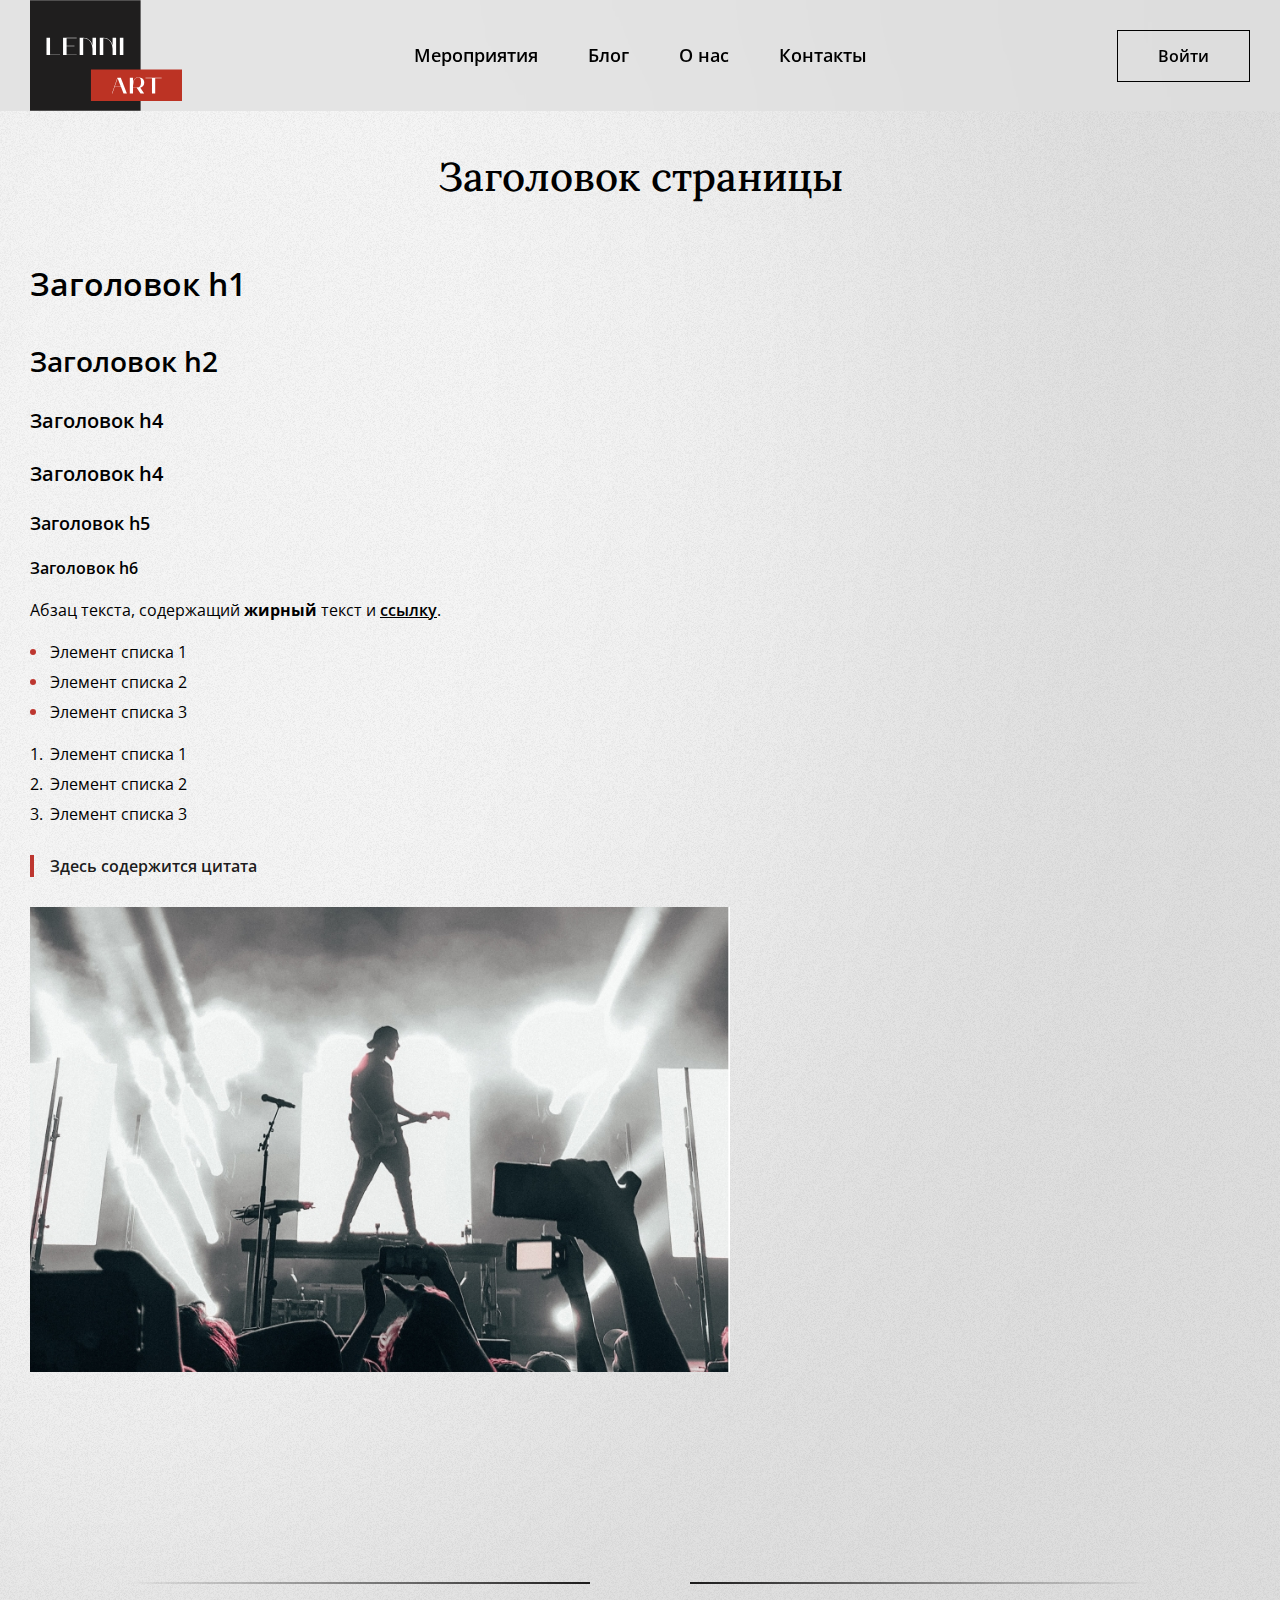
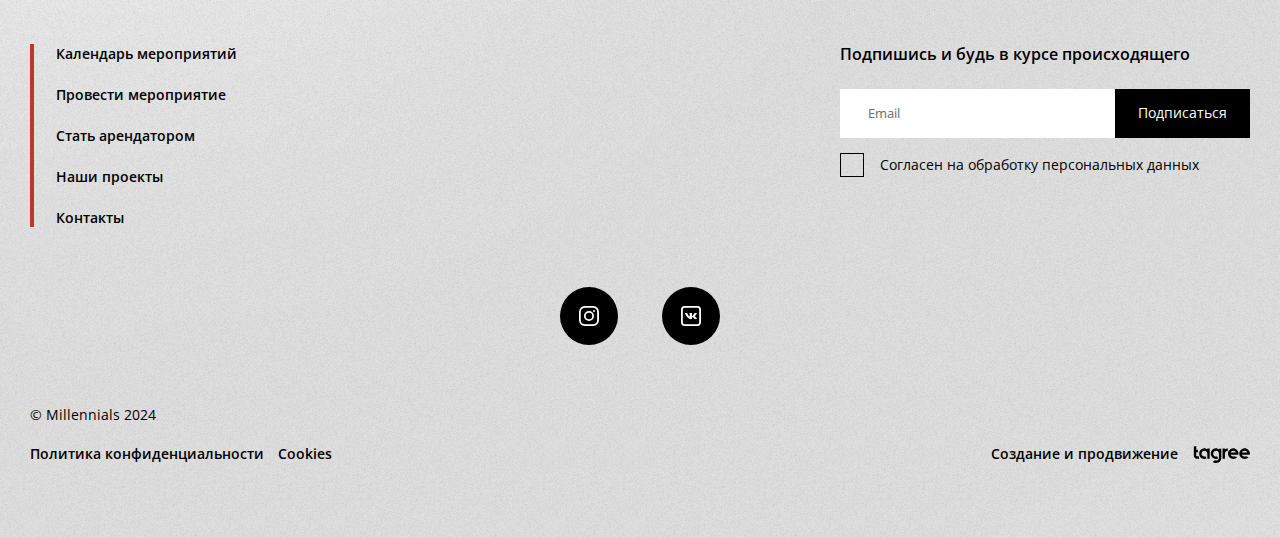
<file: tusur-it-academy-frontend/default.html>
<!DOCTYPE html>
<html lang="ru">

<head>
  <meta charset="UTF-8" />
  <meta name="viewport" content="width=device-width,initial-scale=1,minimum-scale=1,maximum-scale=1,user-scalable=no">

  <title>Lenni Art</title>

  <meta name="description" content="Арт—пространство для людей, горящих сердец и делом">
  <meta name="keywords" content="Lenni Art, пространство, мероприятия">

  <meta property="og:title" content="Lenni Art" />
  <meta property="og:description" content="Арт пространство для людей, горящих сердцем и делом" />
  <meta property="og:image" content="/assets/images/lenni-art.jpg">
  <meta property="og:type" content="website" />
  <meta property="og:url" content="https://lenni-art.ru/" />

  <!-- FAVICONS -->
  <link rel="apple-touch-icon" sizes="180x180" href="assets/icons/apple-touch-icon.png">
  <link rel="icon" type="image/png" sizes="32x32" href="assets/icons/favicon-32x32.png">
  <link rel="icon" type="image/png" sizes="16x16" href="assets/icons/favicon-16x16.png">
  <link rel="manifest" href="assets/icons/site.webmanifest">
  <link rel="mask-icon" href="assets/icons/safari-pinned-tab.svg" color="#424e51">
  <meta name="msapplication-TileColor" content="#2b5797">
  <meta name="theme-color" content="#ffffff">

  <!-- CSS -->
  <link rel="stylesheet" href="styles/styles.css?ver=0">

  <!-- FONTS -->
  <link rel="preconnect" href="https://fonts.googleapis.com">
  <link rel="preconnect" href="https://fonts.gstatic.com" crossorigin>
  <link href="https://fonts.googleapis.com/css2?family=Lora:wght@400;500;600;700&family=Open+Sans:wght@400;500;600;700&display=swap" rel="stylesheet">
</head>

<body class="body">
  <header class="page-header">
    <div class="page-header__container">
      <a href="index.html" class="page-header__logo">
        <!-- <img src="assets/images/logo.svg" class="page-header__logo-img"/> -->
        <svg class="page-header__logo-img" width="202" height="147">
          <use xlink:href="assets/icons/symbols.svg#logo"></use>
        </svg>
      </a>

      <nav class="page-header__nav">
        <a href="events.html" class="page-header__nav-link">Мероприятия</a>
        <a href="#" class="page-header__nav-link">Блог</a>
        <a href="#" class="page-header__nav-link">О нас</a>
        <a href="#" class="page-header__nav-link">Контакты</a>

        <div class="page-header__nav-user">
          <a href="#" class="page-header__nav-user-link">
            Александр С.
          </a>

          <a href="#" class="page-header__nav-logout">
            <svg class="page-header__nav-logout-icon" width="24" height="24">
              <use xlink:href="assets/icons/symbols.svg#door"></use>
            </svg>
          </a>
        </div>
      </nav>

      <div class="page-header__right-block">
        <a href="#" class="page-header__sign-in-btn">
          Войти
          <svg class="page-header__user-icon" width="21" height="18">
            <use xlink:href="assets/icons/symbols.svg#user"></use>
          </svg>
        </a>

        <button type="button" class="page-header__nav-toggle" id="js-navToggle"></button>
      </div>
    </div>
  </header>
  <main class="main">
    <article class="article">
      <div class="article__container">
        <h1 class="article__title page-title">Заголовок страницы</h1>
        <div class="article__content content">
          <h1>Заголовок h1</h1>
          <h2>Заголовок h2</h2>
          <h4>Заголовок h4</h4>
          <h4>Заголовок h4</h4>
          <h5>Заголовок h5</h5>
          <h6>Заголовок h6</h6>

          <p>
            Абзац текста, содержащий <b>жирный</b> текст и <a href="https://tagree.ru/" target="_blank">ссылку</a>.
          </p>
          <ul>
            <li>Элемент списка 1</li>
            <li>Элемент списка 2</li>
            <li>Элемент списка 3</li>
          </ul>
          <ol>
            <li>Элемент списка 1</li>
            <li>Элемент списка 2</li>
            <li>Элемент списка 3</li>
          </ol>
          <blockquote>
            Здесь содержится цитата
          </blockquote>
          <img src="assets/images/image.jpg" alt="Подпись картинки">
        </div>
      </div>
    </article>
  </main>
  <footer class="page-footer">
    <div class="page-footer__container">
      <div class="page-footer__border"></div>
      <div class="page-footer__wrapper">
        <nav class="page-footer__nav">
          <a href="" class="page-footer__nav-link">
            Календарь мероприятий
          </a>
          <a href="#" class="page-footer__nav-link">
            Провести мероприятие
          </a>
          <a href="#" class="page-footer__nav-link">
            Стать арендатором
          </a>
          <a href="#" class="page-footer__nav-link">
            Наши проекты
          </a>
          <a href="#" class="page-footer__nav-link">
            Контакты
          </a>
        </nav>

        <form action="https://jsonplaceholder.typicode.com/posts" class="page-footer__form subscribe" id="js-subscribeForm">
          <h4 class="subscribe__title">
            Подпишись и будь в курсе происходящего
          </h4>
          <div class="subscribe__wrapper">
            <div class="subscribe__wrapper-input">
              <input type="email" name="email" placeholder="Email" class="subscribe__input" id="js-subscribeEmail" required />
            </div>
            <button type="submit" class="subscribe__submit">Подписаться</button>
          </div>
          <label class="subscribe__check check">
            <input type="checkbox" class="check__input" name="agree" required>
            <span class="check__mark"></span>
            <span class="check__label--footer">Согласен на обработку персональных данных</span>
          </label>
        </form>
      </div>

      <div class="page-footer__info">
        <div class="page-footer__info-text">
          <span class="page-footer__copyright">© Millennials 2024</span>
          <div class="page-footer__links">
            <a href="#" class="page-footer__links-link">Политика конфиденциальности</a>
            <a href="#" class="page-footer__links-link">Cookies</a>
          </div>
        </div>
        <div class="page-footer__info-socials">
          <a href="#" rel="nofollow noreferrer noopener" target="_blank" class="page-footer__social-link">
            <svg class="page-footer__btn-icon" width="24" height="24">
              <use xlink:href="assets/icons/symbols.svg#inst"></use>
            </svg>
          </a>
          <a href="#" rel="nofollow noreferrer noopener" target="_blank" class="page-footer__social-link">
            <svg class="page-footer__btn-icon" width="24" height="24">
              <use xlink:href="assets/icons/symbols.svg#vk"></use>
            </svg>
          </a>
        </div>
        <div class="page-footer__info-signature">
          <span>Создание и продвижение</span>
          <a href="#" rel="nofollow noreferrer noopener" target="_blank" class="page-footer__signature-link">
            <svg class="page-footer__signature-icon" width="57" height="17">
              <use xlink:href="assets/icons/symbols.svg#tagree"></use>
            </svg>
          </a>
        </div>
      </div>
    </div>
  </footer>

  <script src="scripts/jquery-3.7.1.min.js"></script>
  <script src="scripts/jquery.validate.min.js"></script>
  <script src="scripts/jquery.validate-init.js"></script>
  <script src="scripts/toastr.js"></script>
  <script src="scripts/main.min.js"></script>
</body>

</html>
</file>
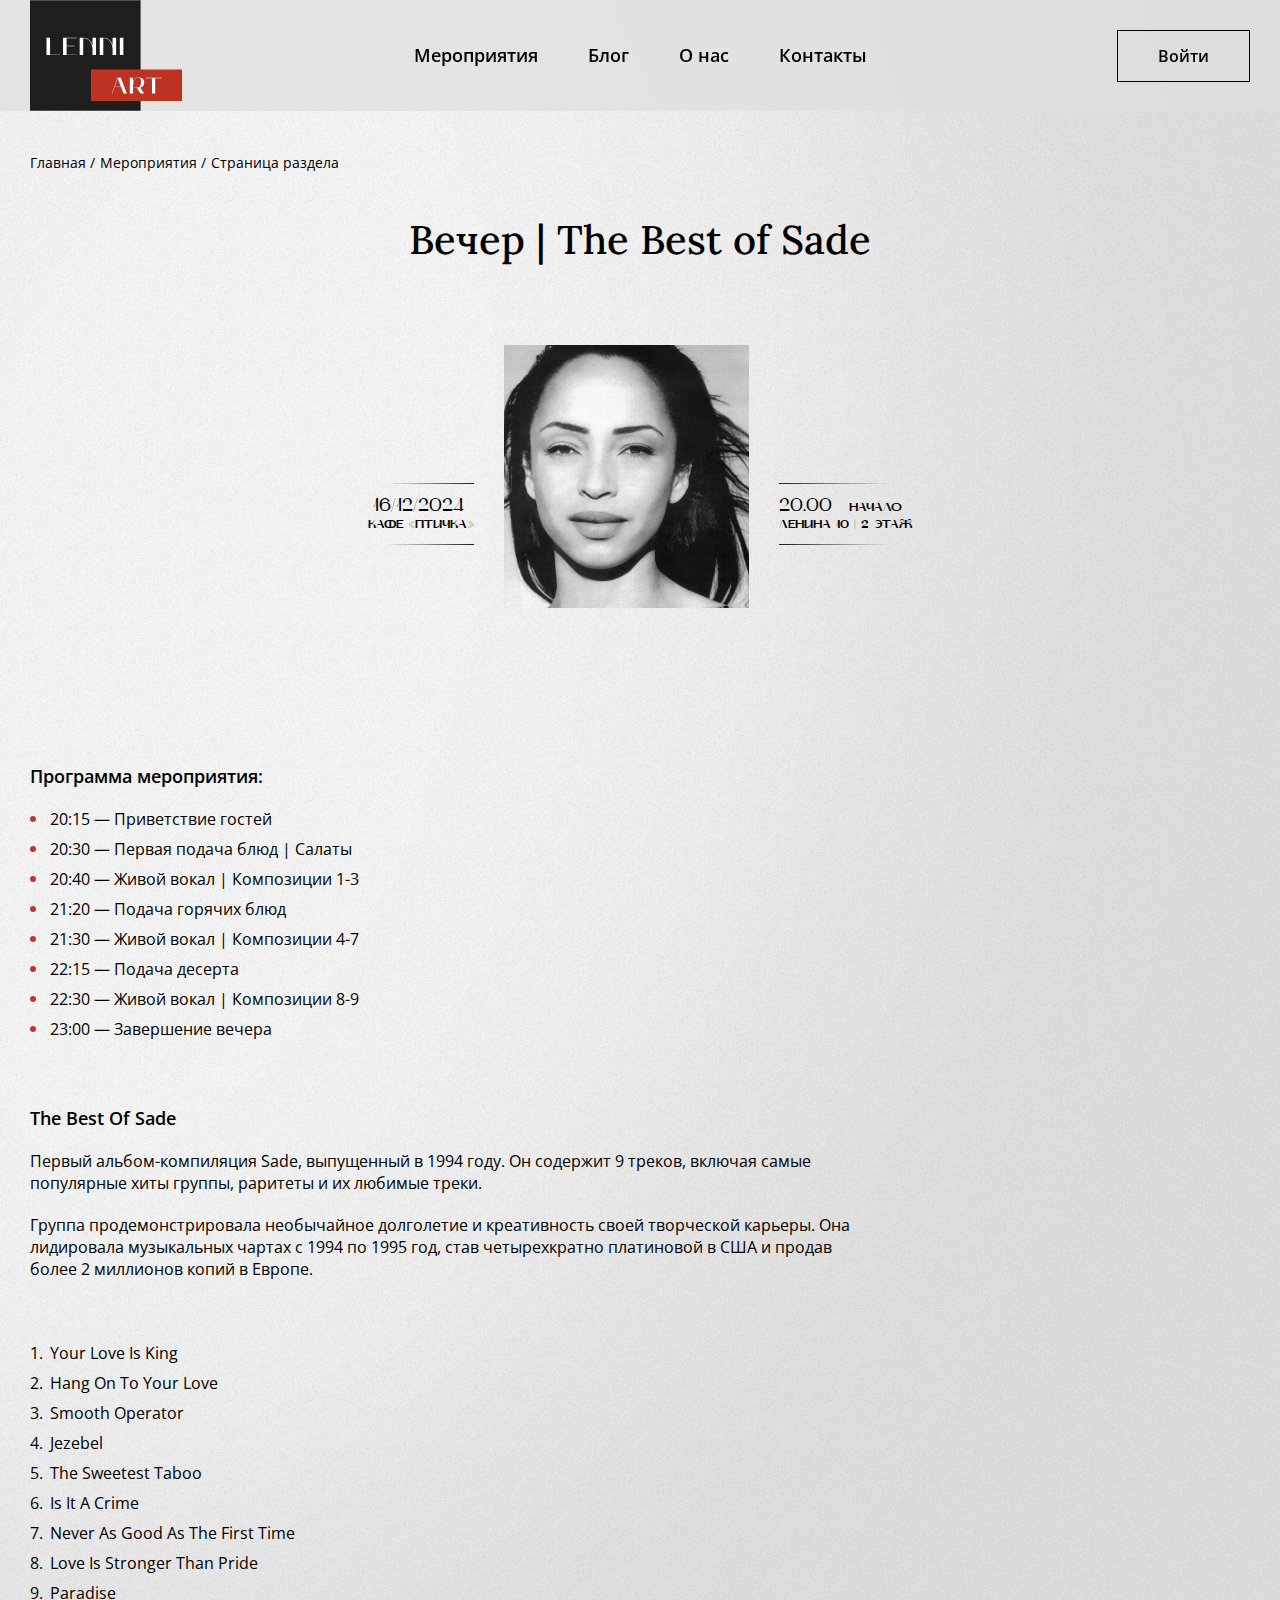
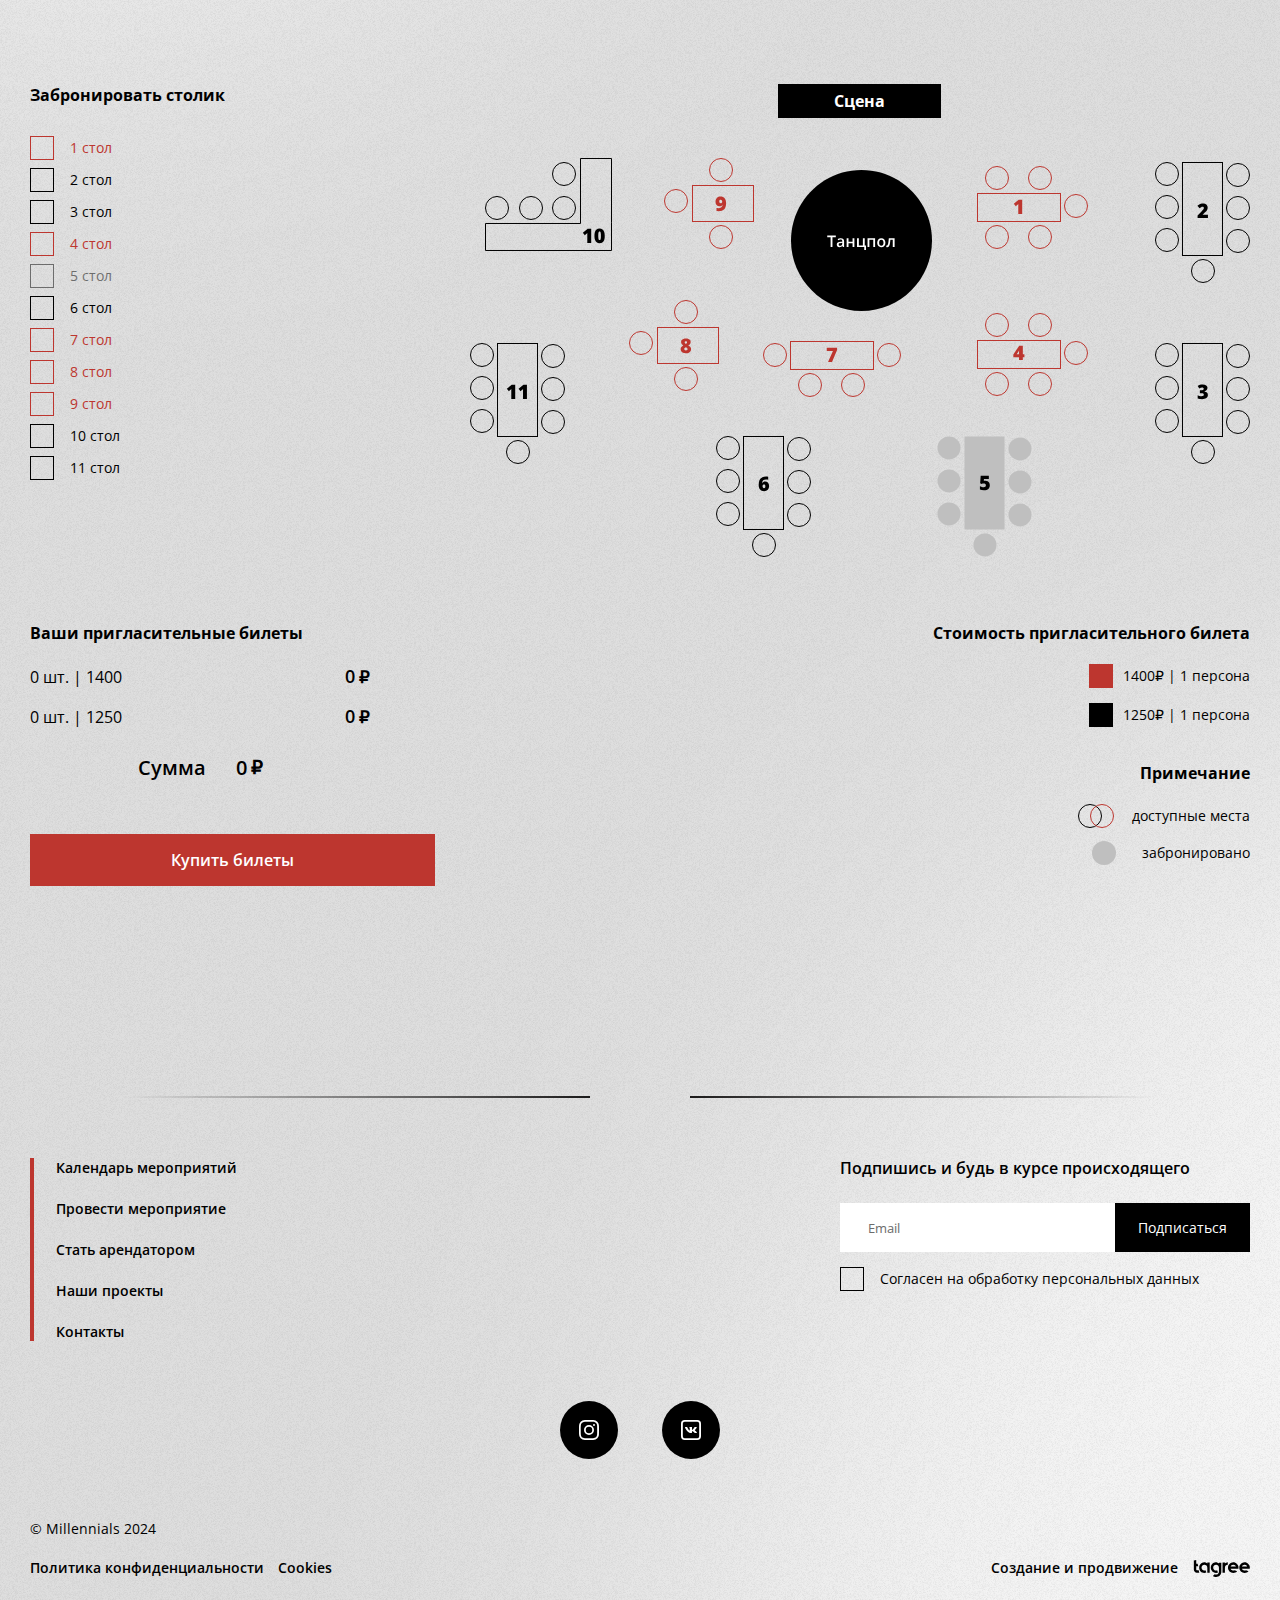
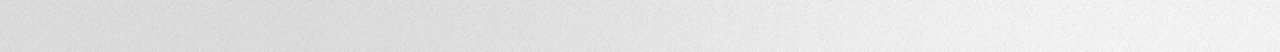
<file: tusur-it-academy-frontend/event.html>
<!DOCTYPE html>
<html lang="ru">

<head>
  <meta charset="UTF-8" />
  <meta name="viewport" content="width=device-width,initial-scale=1,minimum-scale=1,maximum-scale=1,user-scalable=no">

  <title>Lenni Art</title>

  <meta name="description" content="Арт—пространство для людей, горящих сердец и делом">
  <meta name="keywords" content="Lenni Art, пространство, мероприятия">

  <meta property="og:title" content="Lenni Art" />
  <meta property="og:description" content="Арт пространство для людей, горящих сердцем и делом" />
  <meta property="og:image" content="/assets/images/lenni-art.jpg">
  <meta property="og:type" content="website" />
  <meta property="og:url" content="https://lenni-art.ru/" />

  <!-- FAVICONS -->
  <link rel="apple-touch-icon" sizes="180x180" href="assets/icons/apple-touch-icon.png">
  <link rel="icon" type="image/png" sizes="32x32" href="assets/icons/favicon-32x32.png">
  <link rel="icon" type="image/png" sizes="16x16" href="assets/icons/favicon-16x16.png">
  <link rel="manifest" href="assets/icons/site.webmanifest">
  <link rel="mask-icon" href="assets/icons/safari-pinned-tab.svg" color="#424e51">
  <meta name="msapplication-TileColor" content="#2b5797">
  <meta name="theme-color" content="#ffffff">

  <!-- CSS -->
  <link rel="stylesheet" href="styles/styles.css?ver=0">

  <!-- FONTS -->
  <link rel="preconnect" href="https://fonts.googleapis.com">
  <link rel="preconnect" href="https://fonts.gstatic.com" crossorigin>
  <link href="https://fonts.googleapis.com/css2?family=Lora:wght@400;500;600;700&family=Open+Sans:wght@400;500;600;700&display=swap" rel="stylesheet">
</head>

<body>
  <header class="page-header">
    <div class="page-header__container">
      <a href="index.html" class="page-header__logo">
        <!-- <img src="assets/images/logo.svg" class="page-header__logo-img"/> -->
        <svg class="page-header__logo-img" width="202" height="147">
          <use xlink:href="assets/icons/symbols.svg#logo"></use>
        </svg>
      </a>

      <nav class="page-header__nav">
        <a href="events.html" class="page-header__nav-link">Мероприятия</a>
        <a href="#" class="page-header__nav-link">Блог</a>
        <a href="#" class="page-header__nav-link">О нас</a>
        <a href="#" class="page-header__nav-link">Контакты</a>

        <div class="page-header__nav-user">
          <a href="#" class="page-header__nav-user-link">
            Александр С.
          </a>

          <a href="#" class="page-header__nav-logout">
            <svg class="page-header__nav-logout-icon" width="24" height="24">
              <use xlink:href="assets/icons/symbols.svg#door"></use>
            </svg>
          </a>
        </div>
      </nav>

      <div class="page-header__right-block">
        <a href="#" class="page-header__sign-in-btn">
          Войти
          <svg class="page-header__user-icon" width="21" height="18">
            <use xlink:href="assets/icons/symbols.svg#user"></use>
          </svg>
        </a>

        <button type="button" class="page-header__nav-toggle" id="js-navToggle"></button>
      </div>
    </div>
  </header>
  <main class="main">
    <div class="breadcrumbs">
      <a href="index.html" class="breadcrumbs__link">Главная</a>
      <a href="events.html" class="breadcrumbs__link">Мероприятия</a>
      <a href="#" class="breadcrumbs__link">Страница раздела</a>
    </div>
    <article class="event">
      <header class="event__header">
        <h1 class="event__title page-title">Вечер | The Best of Sade</h1>
      </header>

      <div class="event__about">
        <div class="event__info">
          <time datetime="2024-12-16T20:00" class="event__time">
            16/12/2024
          </time>

          <div class="event__info-text">
            Кафе «Птичка»
          </div>
        </div>

        <div class="picture__wrapper">
          <div class="event__picture">
            <source media="(max-width:1169px)" type="image/webp" srcset="assets/images/events/sade_mobile.webp" />
            <source media="(max-width:1169px)" srcset="assets/images/events/sade_mobile.jpg" />
            <source type="image/webp" srcset="assets/images/events/sade.webp" />
            <img class="event__image" src="assets/images/events/sade.png" alt="Вечер | The Best of Sade">
          </div>
        </div>

        <div class="event__info">
          <span class="event__time" data-caption="начало">
            20.00
          </span>

          <div class="event__info-text">
            Ленина 10 | 2 этаж
          </div>
        </div>
      </div>

      <div class="event__container">
        <div class="event__content content">
          <h5>Программа мероприятия:</h5>

          <ul>
            <li>20:15 — Приветствие гостей</li>
            <li>20:30 — Первая подача блюд | Салаты</li>
            <li>20:40 — Живой вокал | Композиции 1-3</li>
            <li>21:20 — Подача горячих блюд</li>
            <li>21:30 — Живой вокал | Композиции 4-7</li>
            <li>22:15 — Подача десерта</li>
            <li>22:30 — Живой вокал | Композиции 8-9</li>
            <li>23:00 — Завершение вечера</li>
          </ul>

          <br />

          <h5>The Best Of Sade</h5>
          <p>
            Первый альбом-компиляция Sade, выпущенный в 1994 году. Он содержит 9 треков, включая самые популярные хиты группы,
            раритеты и их любимые треки.
          </p>
          <p>
            Группа продемонстрировала необычайное долголетие и креативность своей творческой карьеры. Она лидировала музыкальных
            чартах с 1994 по 1995 год, став четырехкратно платиновой в США и продав более 2 миллионов копий в Европе.
          </p>

          <br />

          <ol>
            <li>Your Love Is King</li>
            <li>Hang On To Your Love</li>
            <li>Smooth Operator</li>
            <li>Jezebel</li>
            <li>The Sweetest Taboo</li>
            <li>Is It A Crime</li>
            <li>Never As Good As The First Time</li>
            <li>Love Is Stronger Than Pride</li>
            <li>Paradise</li>
          </ol>
        </div>

        <!-- prettier-ignore -->
        <form class="reserve event_reserve">
          <div class="reserve__checks">
            <h4 class="reserve__section-title reserve__section-title--mb30">Забронировать столик</h4>

            <label class="reserve__check check check--red" data-number="1">
              <input type="checkbox" name="table_1" class="check__input" />
              <span class="check__mark"></span>
              <span class="check__label">1 стол</span>
            </label>
            <label class="reserve__check check" data-number="2">
              <input type="checkbox" name="table_2" class="check__input" />
              <span class="check__mark"></span>
              <span class="check__label">2 стол</span>
            </label>
            <label class="reserve__check check" data-number="3">
              <input type="checkbox" name="table_3" class="check__input" />
              <span class="check__mark"></span>
              <span class="check__label">3 стол</span>
            </label>
            <label class="reserve__check check check--red" data-number="4">
              <input type="checkbox" name="table_4" class="check__input" />
              <span class="check__mark"></span>
              <span class="check__label">4 стол</span>
            </label>
            <label class="reserve__check check check--disabled" data-number="5">
              <input type="checkbox" name="table_5" class="check__input" disabled />
              <span class="check__mark"></span>
              <span class="check__label">5 стол</span>
            </label>
            <label class="reserve__check check" data-number="6">
              <input type="checkbox" name="table_6" class="check__input" />
              <span class="check__mark"></span>
              <span class="check__label">6 стол</span>
            </label>
            <label class="reserve__check check check--red" data-number="7">
              <input type="checkbox" name="table_7" class="check__input" />
              <span class="check__mark"></span>
              <span class="check__label">7 стол</span>
            </label>
            <label class="reserve__check check check--red" data-number="8">
              <input type="checkbox" name="table_8" class="check__input" />
              <span class="check__mark"></span>
              <span class="check__label">8 стол</span>
            </label>
            <label class="reserve__check check check--red" data-number="9">
              <input type="checkbox" name="table_9" class="check__input" />
              <span class="check__mark"></span>
              <span class="check__label">9 стол</span>
            </label>
            <label class="reserve__check check" data-number="10">
              <input type="checkbox" name="table_10" class="check__input" />
              <span class="check__mark"></span>
              <span class="check__label">10 стол</span>
            </label>
            <label class="reserve__check check" data-number="11">
              <input type="checkbox" name="table_11" class="check__input" />
              <span class="check__mark"></span>
              <span class="check__label">11 стол</span>
            </label>
          </div>

          <div class="reserve__scheme">
            <div class="reserve__scheme-container">
              <h4 class="reserve__scheme-title">Сцена</h4>

              <div class="reserve__scheme-wrapper">
                <svg class="reserve__scene scene" width="780" height="399" viewBox="0 0 780 399" fill="none" xmlns="http://www.w3.org/2000/svg">
                  <g class="scene__dance-floor">
                    <path d="M462 82.5C462 121.436 430.436 153 391.5 153C352.564 153 321 121.436 321 82.5C321 43.5639 352.564 12 391.5 12C430.436 12 462 43.5639 462 82.5Z" fill="currentColor" />
                    <path d="M362.453 89H360.586V79.1797H357.227V77.5781H365.812V79.1797H362.453V89ZM372.781 89L372.414 87.7969H372.352C371.935 88.3229 371.516 88.6823 371.094 88.875C370.672 89.0625 370.13 89.1562 369.469 89.1562C368.62 89.1562 367.956 88.9271 367.477 88.4688C367.003 88.0104 366.766 87.362 366.766 86.5234C366.766 85.6328 367.096 84.9609 367.758 84.5078C368.419 84.0547 369.427 83.8073 370.781 83.7656L372.273 83.7188V83.2578C372.273 82.7057 372.143 82.2943 371.883 82.0234C371.628 81.7474 371.229 81.6094 370.688 81.6094C370.245 81.6094 369.82 81.6745 369.414 81.8047C369.008 81.9349 368.617 82.0885 368.242 82.2656L367.648 80.9531C368.117 80.7083 368.63 80.5234 369.188 80.3984C369.745 80.2682 370.271 80.2031 370.766 80.2031C371.865 80.2031 372.693 80.4427 373.25 80.9219C373.812 81.401 374.094 82.1536 374.094 83.1797V89H372.781ZM370.047 87.75C370.714 87.75 371.247 87.5651 371.648 87.1953C372.055 86.8203 372.258 86.2969 372.258 85.625V84.875L371.148 84.9219C370.284 84.9531 369.654 85.099 369.258 85.3594C368.867 85.6146 368.672 86.0078 368.672 86.5391C368.672 86.9245 368.786 87.224 369.016 87.4375C369.245 87.6458 369.589 87.75 370.047 87.75ZM378.492 80.3594V83.8281H382.562V80.3594H384.398V89H382.562V85.2734H378.492V89H376.656V80.3594H378.492ZM394.727 87.5781H395.977V92.0391H394.25V89H387.031V80.3594H388.867V87.5469H392.891V80.3594H394.727V87.5781ZM405.102 80.3594V89H403.258V81.8125H399.383V89H397.547V80.3594H405.102ZM415.398 84.6641C415.398 86.0755 415.036 87.1771 414.312 87.9688C413.589 88.7604 412.581 89.1562 411.289 89.1562C410.482 89.1562 409.768 88.974 409.148 88.6094C408.529 88.2448 408.052 87.7214 407.719 87.0391C407.385 86.3568 407.219 85.5651 407.219 84.6641C407.219 83.263 407.578 82.1693 408.297 81.3828C409.016 80.5964 410.029 80.2031 411.336 80.2031C412.586 80.2031 413.576 80.6068 414.305 81.4141C415.034 82.2161 415.398 83.2995 415.398 84.6641ZM409.109 84.6641C409.109 86.6589 409.846 87.6562 411.32 87.6562C412.779 87.6562 413.508 86.6589 413.508 84.6641C413.508 82.6901 412.773 81.7031 411.305 81.7031C410.534 81.7031 409.974 81.9583 409.625 82.4688C409.281 82.9792 409.109 83.7109 409.109 84.6641ZM424.617 89H422.766V81.7969H420.383C420.237 83.651 420.039 85.099 419.789 86.1406C419.544 87.1823 419.221 87.9427 418.82 88.4219C418.424 88.901 417.909 89.1406 417.273 89.1406C416.872 89.1406 416.536 89.0833 416.266 88.9688V87.5312C416.458 87.6042 416.651 87.6406 416.844 87.6406C417.375 87.6406 417.792 87.0443 418.094 85.8516C418.401 84.6536 418.641 82.8229 418.812 80.3594H424.617V89Z" fill="white" />
                  </g>

                  <g class="scene__table scene__table--red">
                    <g class="scene__table-group scene__table-group--red" data-number="1" data-places="5" stroke="currentColor" fill="currentColor">
                      <rect x="507.5" y="35.5" width="83" height="28" />
                      <circle cx="527" cy="20" r="11.5" />
                      <circle cx="570" cy="20" r="11.5" />
                      <circle cx="606" cy="48" r="11.5" />
                      <circle cx="570" cy="79" r="11.5" />
                      <circle cx="527" cy="79" r="11.5" />
                    </g>

                    <path class="scene__table-num" d="M552.199 56H548.283V48.9395C548.283 48.8092 548.283 48.5716 548.283 48.2266C548.283 47.875 548.286 47.4876 548.293 47.0645C548.306 46.6413 548.322 46.2604 548.342 45.9219C548.173 46.1237 548.013 46.2962 547.863 46.4395C547.72 46.5827 547.58 46.7161 547.443 46.8398L545.822 48.1777L543.82 45.7168L548.723 41.7227H552.199V56Z" fill="currentColor" />
                    <rect x="507" y="8" width="111" height="83" fill="transparent" />
                  </g>

                  <g class="scene__table scene__table--black">
                    <g class="scene__table-group scene__table-group--black" data-number="2" data-places="7" stroke="currentColor" fill="currentColor">
                      <rect x="712.5" y="4.5" width="40" height="93" />
                      <circle cx="697" cy="16" r="11.5" />
                      <circle cx="768" cy="17" r="11.5" />
                      <circle cx="697" cy="49" r="11.5" />
                      <circle cx="768" cy="50" r="11.5" />
                      <circle cx="697" cy="82" r="11.5" />
                      <circle cx="768" cy="83" r="11.5" />
                      <circle cx="733" cy="113" r="11.5" />
                    </g>
                    <path class="scene__table-num" d="M737.957 60H727.596V57.4609L731.082 53.9355C732.078 52.8939 732.729 52.1842 733.035 51.8066C733.341 51.4225 733.553 51.0938 733.67 50.8203C733.794 50.5469 733.855 50.2604 733.855 49.9609C733.855 49.5898 733.735 49.2969 733.494 49.082C733.253 48.8672 732.915 48.7598 732.479 48.7598C732.029 48.7598 731.574 48.89 731.111 49.1504C730.656 49.4043 730.138 49.7819 729.559 50.2832L727.439 47.8027C728.175 47.1452 728.794 46.6764 729.295 46.3965C729.796 46.11 730.34 45.8919 730.926 45.7422C731.518 45.5924 732.182 45.5176 732.918 45.5176C733.842 45.5176 734.666 45.6803 735.389 46.0059C736.118 46.3314 736.681 46.7969 737.078 47.4023C737.482 48.0013 737.684 48.6751 737.684 49.4238C737.684 49.9837 737.612 50.5013 737.469 50.9766C737.332 51.4518 737.117 51.9206 736.824 52.3828C736.531 52.8385 736.141 53.3203 735.652 53.8281C735.171 54.3359 734.139 55.2995 732.557 56.7188V56.8164H737.957V60Z" fill="currentColor" />
                    <rect x="685" y="4" width="95" height="121" fill="transparent" />
                  </g>

                  <g class="scene__table scene__table--black">
                    <g class="scene__table-group scene__table-group--black" data-number="3" data-places="7" stroke="currentColor" fill="currentColor">
                      <rect x="712.5" y="185.5" width="40" height="93" />
                      <circle cx="697" cy="197" r="11.5" />
                      <circle cx="768" cy="198" r="11.5" />
                      <circle cx="697" cy="230" r="11.5" />
                      <circle cx="768" cy="231" r="11.5" />
                      <circle cx="697" cy="263" r="11.5" />
                      <circle cx="768" cy="264" r="11.5" />
                      <circle cx="733" cy="294" r="11.5" />
                    </g>

                    <path class="scene__table-num" d="M737.479 229.818C737.479 230.704 737.208 231.465 736.668 232.104C736.128 232.735 735.346 233.194 734.324 233.48V233.539C736.707 233.839 737.898 234.965 737.898 236.918C737.898 238.246 737.371 239.291 736.316 240.053C735.268 240.814 733.81 241.195 731.941 241.195C731.173 241.195 730.46 241.14 729.803 241.029C729.152 240.919 728.445 240.717 727.684 240.424V237.221C728.309 237.54 728.943 237.777 729.588 237.934C730.239 238.083 730.838 238.158 731.385 238.158C732.231 238.158 732.846 238.041 733.23 237.807C733.621 237.566 733.816 237.191 733.816 236.684C733.816 236.293 733.715 235.993 733.514 235.785C733.312 235.57 732.986 235.411 732.537 235.307C732.088 235.196 731.502 235.141 730.779 235.141H729.9V232.24H730.799C732.758 232.24 733.738 231.739 733.738 230.736C733.738 230.359 733.592 230.079 733.299 229.896C733.012 229.714 732.625 229.623 732.137 229.623C731.225 229.623 730.281 229.929 729.305 230.541L727.703 227.963C728.458 227.442 729.23 227.071 730.018 226.85C730.812 226.628 731.72 226.518 732.742 226.518C734.22 226.518 735.379 226.811 736.219 227.396C737.059 227.982 737.479 228.79 737.479 229.818Z" fill="currentColor" />
                    <rect x="685" y="185" width="95" height="121" fill="transparent" />
                  </g>

                  <g class="scene__table scene__table--red">
                    <g class="scene__table-group scene__table-group--red" data-number="4" data-places="5" stroke="currentColor" fill="currentColor">
                      <rect x="507.5" y="182.5" width="83" height="28" />

                      <circle cx="527" cy="167" r="11.5" />
                      <circle cx="570" cy="167" r="11.5" />
                      <circle cx="606" cy="195" r="11.5" />
                      <circle cx="570" cy="226" r="11.5" />
                      <circle cx="527" cy="226" r="11.5" />
                    </g>

                    <path class="scene__table-num" d="M554.416 199.236H552.844V202H549.035V199.236H543.342V196.404L549.279 187.723H552.844V196.355H554.416V199.236ZM549.035 196.355V194.695C549.035 194.383 549.045 193.963 549.064 193.436C549.09 192.902 549.11 192.622 549.123 192.596H549.016C548.794 193.097 548.544 193.566 548.264 194.002L546.682 196.355H549.035Z" fill="currentColor" />
                    <rect x="507" y="155" width="111" height="83" fill="transparent" />
                  </g>

                  <g class="scene__table scene__table--black">
                    <g class="scene__table-group" fill="#BFBFBF">
                      <rect x="494.5" y="278.5" width="40" height="93" />

                      <circle cx="479" cy="290" r="11.5" />
                      <circle cx="550" cy="291" r="11.5" />
                      <circle cx="479" cy="323" r="11.5" />
                      <circle cx="550" cy="324" r="11.5" />
                      <circle cx="479" cy="356" r="11.5" />
                      <circle cx="550" cy="357" r="11.5" />
                      <circle cx="515" cy="387" r="11.5" />
                    </g>

                    <path class="scene__table-num" d="M515.484 322.645C516.305 322.645 517.044 322.837 517.701 323.221C518.365 323.598 518.88 324.135 519.244 324.832C519.615 325.529 519.801 326.333 519.801 327.244C519.801 328.839 519.319 330.063 518.355 330.916C517.398 331.769 515.947 332.195 514 332.195C512.333 332.195 510.973 331.938 509.918 331.424V328.26C510.484 328.52 511.122 328.735 511.832 328.904C512.548 329.074 513.163 329.158 513.678 329.158C514.394 329.158 514.944 329.008 515.328 328.709C515.712 328.403 515.904 327.954 515.904 327.361C515.904 326.814 515.709 326.388 515.318 326.082C514.928 325.776 514.335 325.623 513.541 325.623C512.936 325.623 512.281 325.737 511.578 325.965L510.162 325.262L510.699 317.723H518.844V320.936H513.98L513.805 322.82C514.312 322.723 514.674 322.671 514.889 322.664C515.104 322.651 515.302 322.645 515.484 322.645Z" fill="currentColor" />
                    <rect x="467" y="278" width="95" height="121" fill="transparent" />
                  </g>

                  <g class="scene__table scene__table--black">
                    <g class="scene__table-group scene__table-group--black" data-number="6" data-places="7" stroke="currentColor" fill="currentColor">
                      <rect x="273.5" y="278.5" width="40" height="93" />
                      <circle cx="258" cy="290" r="11.5" />
                      <circle cx="329" cy="291" r="11.5" />
                      <circle cx="258" cy="323" r="11.5" />
                      <circle cx="329" cy="324" r="11.5" />
                      <circle cx="258" cy="356" r="11.5" />
                      <circle cx="329" cy="357" r="11.5" />
                      <circle cx="294" cy="387" r="11.5" />
                    </g>

                    <path class="scene__table-num" d="M288.684 326.965C288.684 324.973 288.967 323.361 289.533 322.131C290.106 320.894 290.946 319.982 292.053 319.396C293.166 318.811 294.536 318.518 296.164 318.518C296.743 318.518 297.421 318.573 298.195 318.684V321.701C297.544 321.577 296.838 321.516 296.076 321.516C294.787 321.516 293.827 321.799 293.195 322.365C292.564 322.932 292.219 323.856 292.16 325.139H292.277C292.863 324.032 293.804 323.479 295.1 323.479C296.369 323.479 297.352 323.889 298.049 324.709C298.752 325.523 299.104 326.659 299.104 328.117C299.104 329.686 298.661 330.926 297.775 331.838C296.89 332.743 295.653 333.195 294.064 333.195C292.378 333.195 291.06 332.648 290.109 331.555C289.159 330.461 288.684 328.931 288.684 326.965ZM293.977 330.139C294.387 330.139 294.719 329.986 294.973 329.68C295.233 329.367 295.363 328.872 295.363 328.195C295.363 327.036 294.914 326.457 294.016 326.457C293.573 326.457 293.212 326.607 292.932 326.906C292.658 327.206 292.521 327.57 292.521 328C292.521 328.625 292.655 329.139 292.922 329.543C293.189 329.94 293.54 330.139 293.977 330.139Z" fill="currentColor" />
                    <rect opacity="0.01" x="246" y="278" width="95" height="121" fill="transparent" />
                  </g>

                  <g class="scene__table scene__table--red">
                    <g class="scene__table-group scene__table-group--red" data-number="7" data-places="4" stroke="currentColor" fill="currentColor">
                      <rect x="320.5" y="183.5" width="83" height="28" />

                      <circle cx="383" cy="227" r="11.5" />
                      <circle cx="419" cy="197" r="11.5" />
                      <circle cx="305" cy="197" r="11.5" />
                      <circle cx="340" cy="227" r="11.5" />
                    </g>

                    <path class="scene__table-num" d="M358.041 204L362.943 192.916H356.762V189.723H367.064V191.998L362.035 204H358.041Z" fill="currentColor" />
                    <rect x="293" y="183" width="138" height="56" fill="transparent" />
                  </g>

                  <g class="scene__table scene__table--red">
                    <g class="scene__table-group scene__table-group--red" data-number="8" data-places="3" stroke="currentColor" fill="currentColor">
                      <rect x="187.5" y="169.5" width="61" height="36" />
                      <circle cx="216" cy="221" r="11.5" transform="rotate(-180 216 221)" />
                      <circle cx="171" cy="185" r="11.5" transform="rotate(-180 171 185)" />
                      <circle cx="216" cy="154" r="11.5" transform="rotate(-180 216 154)" />
                    </g>

                    <path class="scene__table-num" d="M215.898 180.518C216.842 180.518 217.669 180.645 218.379 180.898C219.095 181.152 219.655 181.54 220.059 182.061C220.462 182.575 220.664 183.223 220.664 184.004C220.664 184.577 220.557 185.081 220.342 185.518C220.133 185.947 219.844 186.325 219.473 186.65C219.108 186.969 218.685 187.246 218.203 187.48C218.652 187.734 219.098 188.031 219.541 188.369C219.984 188.708 220.352 189.108 220.645 189.57C220.938 190.026 221.084 190.57 221.084 191.201C221.084 191.963 220.898 192.646 220.527 193.252C220.156 193.851 219.587 194.326 218.818 194.678C218.05 195.023 217.064 195.195 215.859 195.195C214.655 195.195 213.669 195.029 212.9 194.697C212.132 194.365 211.566 193.903 211.201 193.311C210.843 192.712 210.664 192.021 210.664 191.24C210.664 190.576 210.775 190.016 210.996 189.561C211.224 189.105 211.533 188.717 211.924 188.398C212.314 188.079 212.76 187.793 213.262 187.539C212.865 187.272 212.5 186.969 212.168 186.631C211.836 186.292 211.572 185.905 211.377 185.469C211.182 185.033 211.084 184.538 211.084 183.984C211.084 183.216 211.289 182.575 211.699 182.061C212.109 181.546 212.676 181.162 213.398 180.908C214.128 180.648 214.961 180.518 215.898 180.518ZM214.199 191.084C214.199 191.481 214.342 191.803 214.629 192.051C214.915 192.298 215.312 192.422 215.82 192.422C216.413 192.422 216.846 192.311 217.119 192.09C217.399 191.862 217.539 191.553 217.539 191.162C217.539 190.869 217.451 190.605 217.275 190.371C217.106 190.13 216.908 189.922 216.68 189.746C216.452 189.57 216.253 189.434 216.084 189.336L215.82 189.18C215.527 189.329 215.257 189.499 215.01 189.688C214.769 189.87 214.574 190.078 214.424 190.312C214.274 190.54 214.199 190.798 214.199 191.084ZM215.879 183.301C215.56 183.301 215.283 183.395 215.049 183.584C214.814 183.766 214.697 184.017 214.697 184.336C214.697 184.544 214.746 184.74 214.844 184.922C214.948 185.098 215.085 185.26 215.254 185.41C215.43 185.56 215.625 185.697 215.84 185.82C216.029 185.71 216.214 185.589 216.396 185.459C216.579 185.329 216.732 185.173 216.855 184.99C216.979 184.808 217.041 184.59 217.041 184.336C217.041 184.017 216.924 183.766 216.689 183.584C216.462 183.395 216.191 183.301 215.879 183.301Z" fill="currentColor" />
                    <rect x="159" y="142" width="90" height="91" fill="transparent" />
                  </g>

                  <g class="scene__table scene__table--red">
                    <g class="scene__table-group scene__table-group--red" data-number="9" data-places="3" stroke="currentColor" fill="currentColor">
                      <rect x="222.5" y="27.5" width="61" height="36" />
                      <circle cx="251" cy="79" r="11.5" transform="rotate(-180 251 79)" />
                      <circle cx="206" cy="43" r="11.5" transform="rotate(-180 206 43)" />
                      <circle cx="251" cy="12" r="11.5" transform="rotate(-180 251 12)" />
                    </g>

                    <path class="scene__table-num" d="M256.064 45.2559C256.064 48.0488 255.462 50.0703 254.258 51.3203C253.053 52.5703 251.126 53.1953 248.477 53.1953C247.604 53.1953 246.94 53.1628 246.484 53.0977V50.041C247.044 50.1452 247.604 50.1973 248.164 50.1973C249.544 50.1973 250.609 49.9141 251.357 49.3477C252.106 48.7747 252.513 47.873 252.578 46.6426H252.461C252.207 47.1113 251.956 47.4499 251.709 47.6582C251.462 47.8665 251.159 48.026 250.801 48.1367C250.443 48.2474 249.997 48.3027 249.463 48.3027C248.226 48.3027 247.259 47.8893 246.562 47.0625C245.866 46.2357 245.518 45.0964 245.518 43.6445C245.518 42.0625 245.967 40.8223 246.865 39.9238C247.77 39.0254 249.007 38.5762 250.576 38.5762C252.321 38.5762 253.672 39.1556 254.629 40.3145C255.586 41.4733 256.064 43.1204 256.064 45.2559ZM250.684 41.6621C250.26 41.6621 249.915 41.8151 249.648 42.1211C249.388 42.4271 249.258 42.9186 249.258 43.5957C249.258 44.1296 249.372 44.556 249.6 44.875C249.827 45.1875 250.176 45.3438 250.645 45.3438C251.068 45.3438 251.436 45.1908 251.748 44.8848C252.061 44.5788 252.217 44.2109 252.217 43.7812C252.217 43.2018 252.07 42.7038 251.777 42.2871C251.491 41.8704 251.126 41.6621 250.684 41.6621Z" fill="currentColor" />
                    <rect x="194" width="90" height="91" fill="transparent" />
                  </g>

                  <g class="scene__table scene__table--black">
                    <g class="scene__table-group scene__table-group--black" data-number="10" data-places="4" stroke="currentColor" fill="currentColor">
                      <path d="M110.5 65V0.5H141.5V64.8261V92.5H15.5V65.5H110H110.5V65Z" />
                      <circle cx="27" cy="50" r="11.5" />
                      <circle cx="61" cy="50" r="11.5" />
                      <circle cx="94" cy="50" r="11.5" />
                      <circle cx="94" cy="16" r="11.5" />
                    </g>
                    <path class="scene__table-num" d="M121.199 85H117.283V77.9395C117.283 77.8092 117.283 77.5716 117.283 77.2266C117.283 76.875 117.286 76.4876 117.293 76.0645C117.306 75.6413 117.322 75.2604 117.342 74.9219C117.173 75.1237 117.013 75.2962 116.863 75.4395C116.72 75.5827 116.58 75.7161 116.443 75.8398L114.822 77.1777L112.82 74.7168L117.723 70.7227H121.199V85ZM134.734 77.8809C134.734 79.0267 134.643 80.0521 134.461 80.957C134.279 81.8555 133.986 82.6204 133.582 83.252C133.185 83.8835 132.658 84.3652 132 84.6973C131.342 85.0293 130.535 85.1953 129.578 85.1953C128.387 85.1953 127.41 84.9056 126.648 84.3262C125.887 83.7402 125.324 82.9036 124.959 81.8164C124.601 80.7227 124.422 79.4108 124.422 77.8809C124.422 76.3379 124.585 75.0195 124.91 73.9258C125.242 72.8255 125.786 71.9824 126.541 71.3965C127.296 70.8105 128.309 70.5176 129.578 70.5176C130.77 70.5176 131.743 70.8105 132.498 71.3965C133.26 71.9759 133.823 72.8158 134.188 73.916C134.552 75.0098 134.734 76.3314 134.734 77.8809ZM128.26 77.8809C128.26 78.8118 128.292 79.5931 128.357 80.2246C128.429 80.8561 128.559 81.3314 128.748 81.6504C128.943 81.9629 129.22 82.1191 129.578 82.1191C129.936 82.1191 130.21 81.9629 130.398 81.6504C130.587 81.3314 130.717 80.8594 130.789 80.2344C130.861 79.6029 130.896 78.8184 130.896 77.8809C130.896 76.9368 130.861 76.1491 130.789 75.5176C130.717 74.8861 130.587 74.4108 130.398 74.0918C130.21 73.7663 129.936 73.6035 129.578 73.6035C129.22 73.6035 128.943 73.7663 128.748 74.0918C128.559 74.4108 128.429 74.8861 128.357 75.5176C128.292 76.1491 128.26 76.9368 128.26 77.8809Z" fill="currentColor" />
                    <rect x="15" width="127" height="93" fill="transparent" />
                  </g>

                  <g class="scene__table scene__table--black">
                    <g class="scene__table-group scene__table-group--black" data-number="11" data-places="7" stroke="currentColor" fill="currentColor">
                      <rect x="27.5" y="185.5" width="40" height="93" />
                      <circle cx="12" cy="197" r="11.5" />
                      <circle cx="83" cy="198" r="11.5" />
                      <circle cx="12" cy="230" r="11.5" />
                      <circle cx="83" cy="231" r="11.5" />
                      <circle cx="12" cy="263" r="11.5" />
                      <circle cx="83" cy="264" r="11.5" />
                      <circle cx="48" cy="294" r="11.5" />
                    </g>

                    <path class="scene__table-num" d="M45.1992 241H41.2832V233.441C41.2832 232.523 41.3027 231.684 41.3418 230.922C41.1009 231.215 40.8014 231.521 40.4434 231.84L38.8223 233.178L36.8203 230.717L41.7227 226.723H45.1992V241ZM56.918 241H53.002V233.441C53.002 232.523 53.0215 231.684 53.0605 230.922C52.8197 231.215 52.5202 231.521 52.1621 231.84L50.541 233.178L48.5391 230.717L53.4414 226.723H56.918V241Z" fill="currentColor" />

                    <rect opacity="0.01" y="185" width="95" height="121" fill="transparent" />
                  </g>
                </svg>
              </div>
            </div>
          </div>

          <div class="reserve__order">
            <h4 class="reserve__section-title">Ваши пригласительные билеты</h4>
            <div class="reserve__tickets-list">
              <div class="reserve__tickets">
                <div class="reserve__qty" data-caption="шт." data-price="1400">0</div>
                <div class="reserve__sum" data-currency="₽">0</div>
              </div>
              <div class="reserve__tickets">
                <div class="reserve__qty" data-caption="шт." data-price="1250">0</div>
                <div class="reserve__sum" data-currency="₽">0</div>
              </div>
            </div>
            <div class="reserve__total" data-caption="Сумма" data-currency="₽">0</div>
            <button type="submit" class="btn btn--red reserve__submit">
              Купить билеты
            </button>
          </div>

          <div class="reserve__legend">
            <div class="reserve__price">
              <h4 class="reserve__section-title">Стоимость пригласительного билета</h4>

              <div class="reserve__price-list">
                <div class="reserve__price-item reserve__price-item--red" data-caption="₽ | 1 персона">1400</div>
                <div class="reserve__price-item" data-caption="₽ | 1 персона">1250</div>
              </div>
            </div>

            <div class="reserve__notation">
              <h4 class="reserve__section-title">Примечание</h4>

              <div class="reserve__note reserve__note--free">доступные места</div>
              <div class="reserve__note reserve__note--booked">забронировано</div>
            </div>
          </div>
        </form>
      </div>
    </article>
  </main>

  <footer class="page-footer">
    <div class="page-footer__container">
      <div class="page-footer__border"></div>
      <div class="page-footer__wrapper">
        <nav class="page-footer__nav">
          <a href="" class="page-footer__nav-link">
            Календарь мероприятий
          </a>
          <a href="#" class="page-footer__nav-link">
            Провести мероприятие
          </a>
          <a href="#" class="page-footer__nav-link">
            Стать арендатором
          </a>
          <a href="#" class="page-footer__nav-link">
            Наши проекты
          </a>
          <a href="#" class="page-footer__nav-link">
            Контакты
          </a>
        </nav>

        <form action="https://jsonplaceholder.typicode.com/posts" class="page-footer__form subscribe" id="js-subscribeForm">
          <h4 class="subscribe__title">
            Подпишись и будь в курсе происходящего
          </h4>
          <div class="subscribe__wrapper">
            <div class="subscribe__wrapper-input">
              <input type="email" name="email" placeholder="Email" class="subscribe__input" id="js-subscribeEmail" required />
            </div>
            <button type="submit" class="subscribe__submit">Подписаться</button>
          </div>
          <label class="subscribe__check check">
            <input type="checkbox" class="check__input" name="agree" required>
            <span class="check__mark"></span>
            <span class="check__label--footer">Согласен на обработку персональных данных</span>
          </label>
        </form>
      </div>

      <div class="page-footer__info">
        <div class="page-footer__info-text">
          <span class="page-footer__copyright">© Millennials 2024</span>
          <div class="page-footer__links">
            <a href="#" class="page-footer__links-link">Политика конфиденциальности</a>
            <a href="#" class="page-footer__links-link">Cookies</a>
          </div>
        </div>
        <div class="page-footer__info-socials">
          <a href="#" rel="nofollow noreferrer noopener" target="_blank" class="page-footer__social-link">
            <svg class="page-footer__btn-icon" width="24" height="24">
              <use xlink:href="assets/icons/symbols.svg#inst"></use>
            </svg>
          </a>
          <a href="#" rel="nofollow noreferrer noopener" target="_blank" class="page-footer__social-link">
            <svg class="page-footer__btn-icon" width="24" height="24">
              <use xlink:href="assets/icons/symbols.svg#vk"></use>
            </svg>
          </a>
        </div>
        <div class="page-footer__info-signature">
          <span>Создание и продвижение</span>
          <a href="#" rel="nofollow noreferrer noopener" target="_blank" class="page-footer__signature-link">
            <svg class="page-footer__signature-icon" width="57" height="17">
              <use xlink:href="assets/icons/symbols.svg#tagree"></use>
            </svg>
          </a>
        </div>
      </div>
    </div>
  </footer>

  <script src="scripts/jquery-3.7.1.min.js"></script>
  <script src="scripts/jquery.validate.min.js"></script>
  <script src="scripts/jquery.validate-init.js"></script>
  <script src="scripts/toastr.js"></script>
  <script src="scripts/main.min.js"></script>
</body>

</html>
</file>
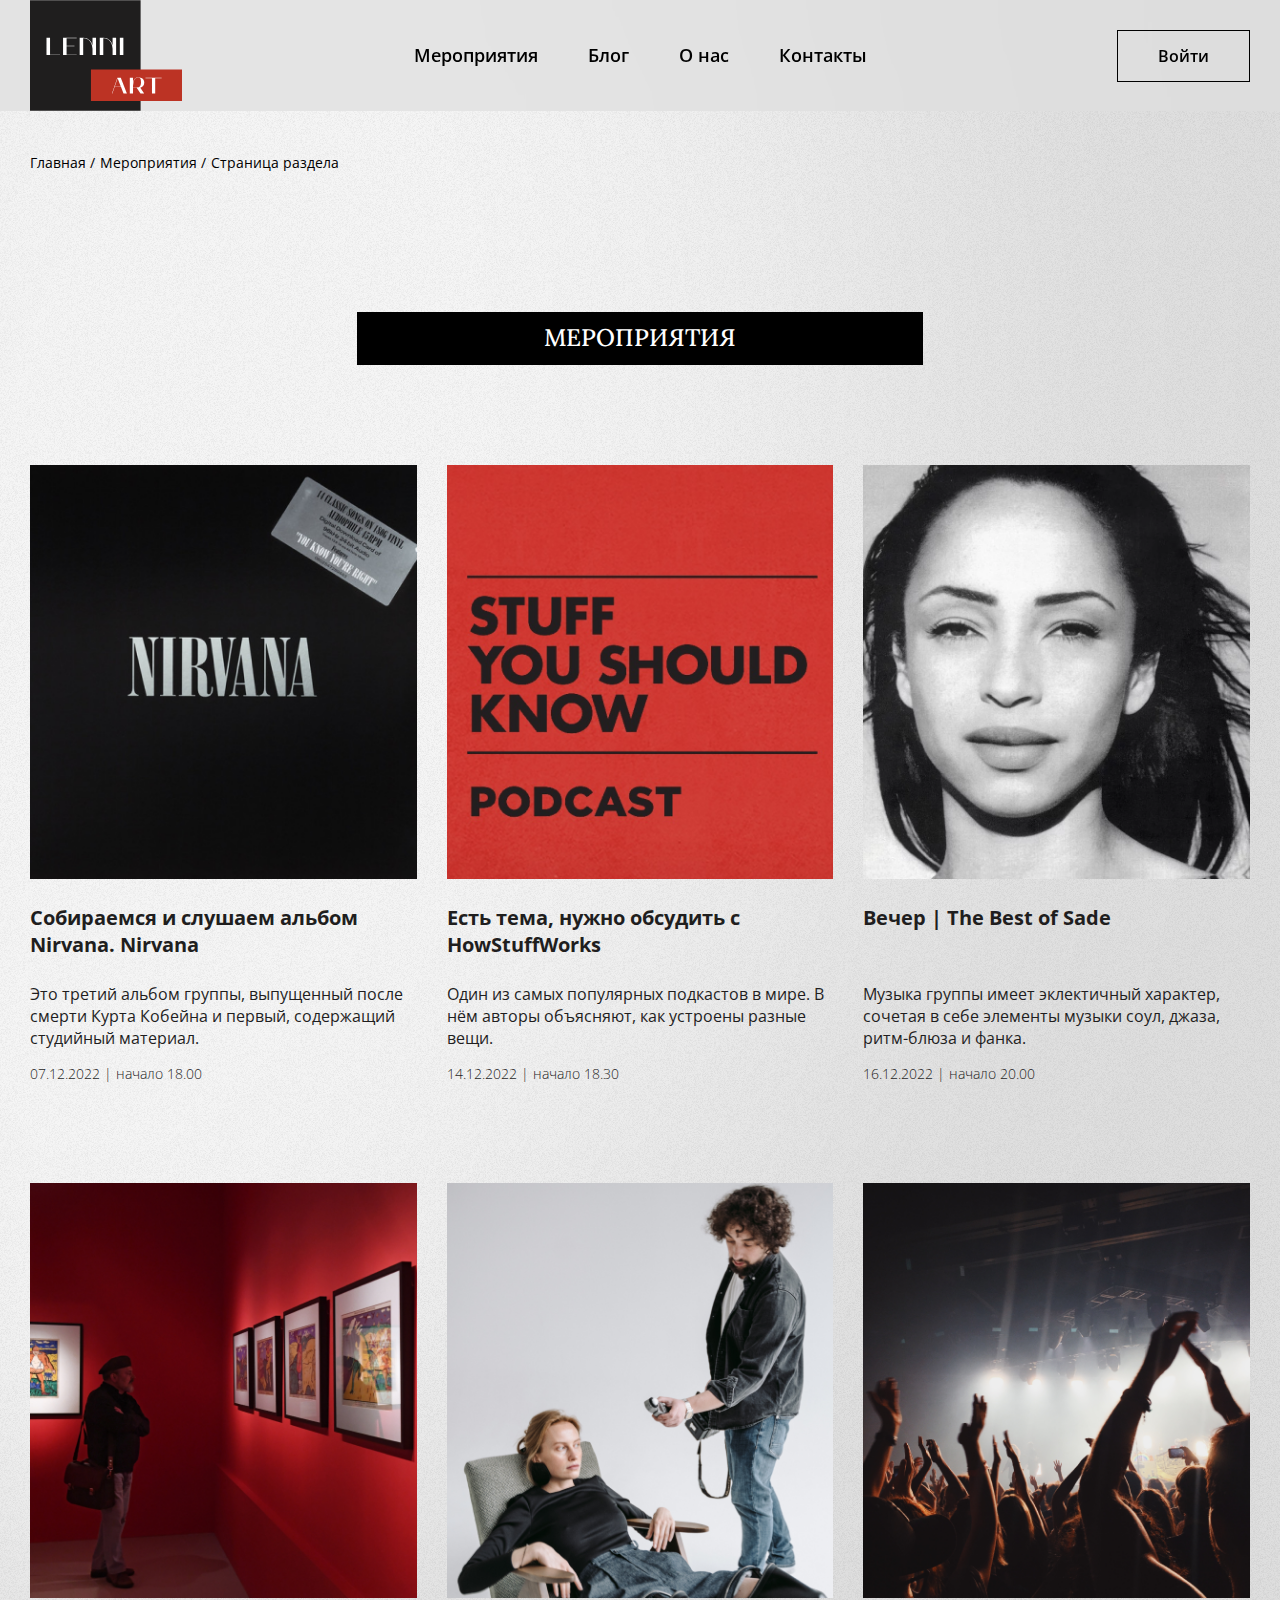
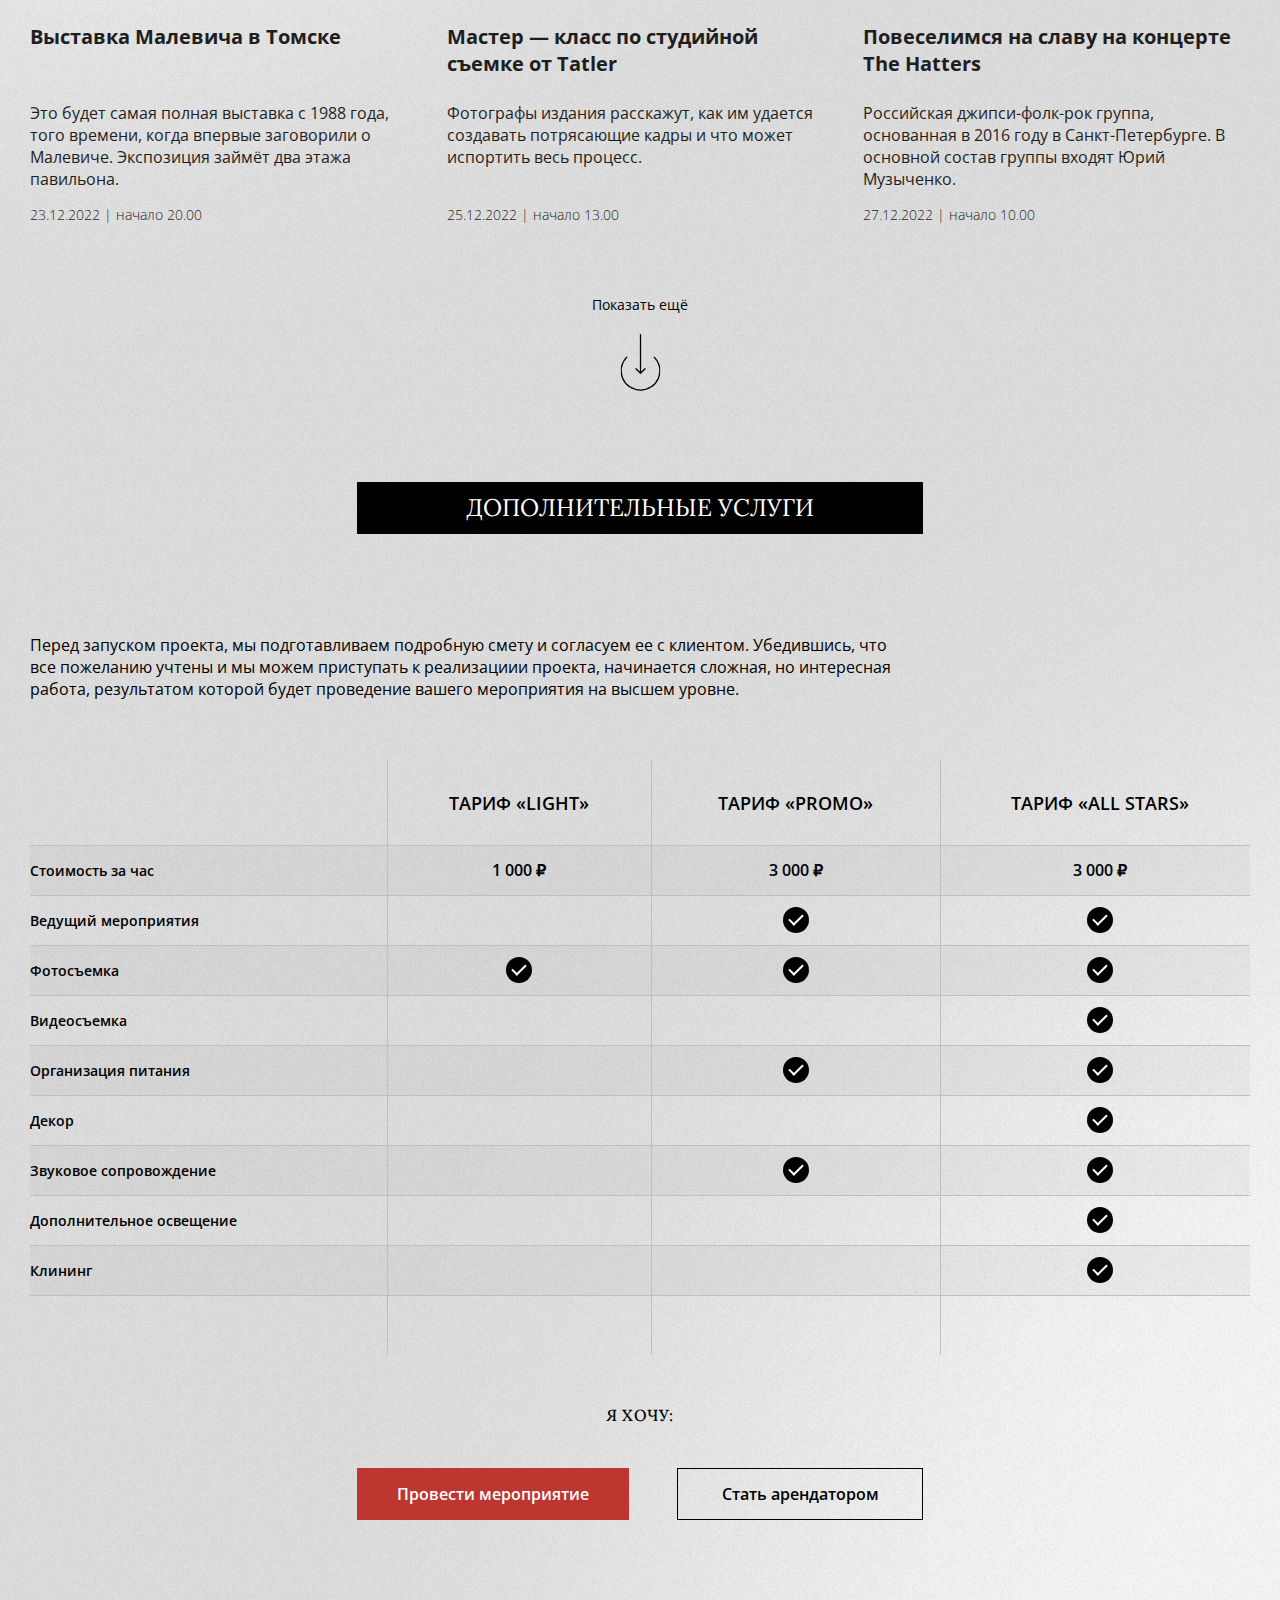
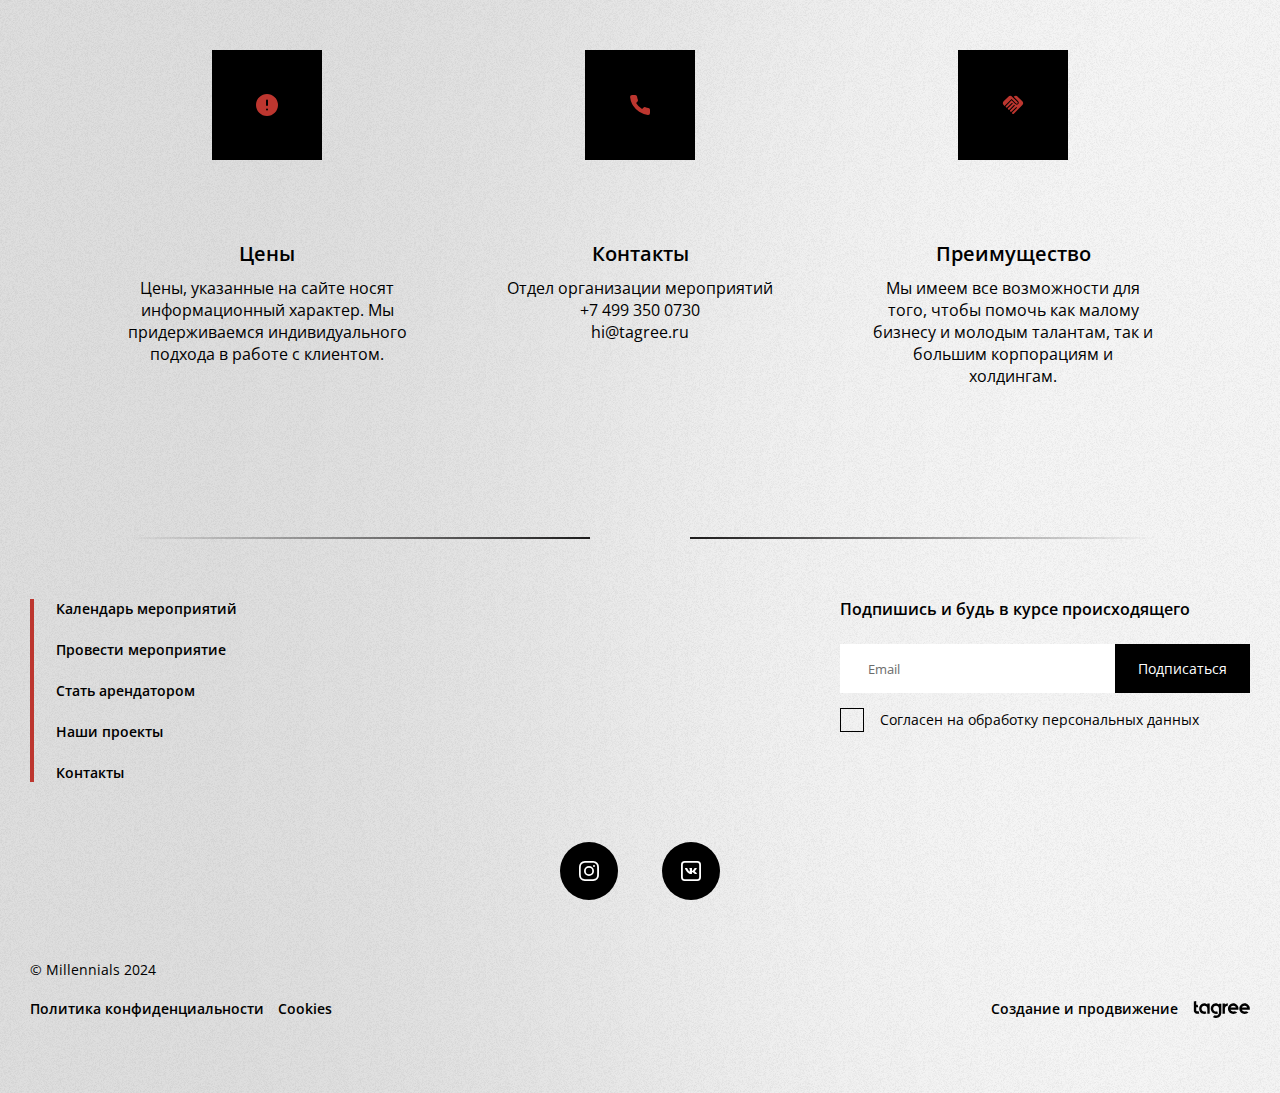
<file: tusur-it-academy-frontend/events.html>
<!DOCTYPE html>
<html lang="ru">

<head>
  <meta charset="UTF-8" />
  <meta name="viewport" content="width=device-width,initial-scale=1,minimum-scale=1,maximum-scale=1,user-scalable=no">

  <title>Lenni Art</title>

  <meta name="description" content="Арт—пространство для людей, горящих сердец и делом">
  <meta name="keywords" content="Lenni Art, пространство, мероприятия">

  <meta property="og:title" content="Lenni Art" />
  <meta property="og:description" content="Арт пространство для людей, горящих сердцем и делом" />
  <meta property="og:image" content="/assets/images/lenni-art.jpg">
  <meta property="og:type" content="website" />
  <meta property="og:url" content="https://lenni-art.ru/" />

  <!-- FAVICONS -->
  <link rel="apple-touch-icon" sizes="180x180" href="assets/icons/apple-touch-icon.png">
  <link rel="icon" type="image/png" sizes="32x32" href="assets/icons/favicon-32x32.png">
  <link rel="icon" type="image/png" sizes="16x16" href="assets/icons/favicon-16x16.png">
  <link rel="manifest" href="assets/icons/site.webmanifest">
  <link rel="mask-icon" href="assets/icons/safari-pinned-tab.svg" color="#424e51">
  <meta name="msapplication-TileColor" content="#2b5797">
  <meta name="theme-color" content="#ffffff">

  <!-- CSS -->
  <link rel="stylesheet" href="styles/styles.css?ver=0">

  <!-- FONTS -->
  <link rel="preconnect" href="https://fonts.googleapis.com">
  <link rel="preconnect" href="https://fonts.gstatic.com" crossorigin>
  <link href="https://fonts.googleapis.com/css2?family=Lora:wght@400;500;600;700&family=Open+Sans:wght@400;500;600;700&display=swap" rel="stylesheet">
</head>

<body>
  <header class="page-header">
    <div class="page-header__container">
      <a href="index.html" class="page-header__logo">
        <!-- <img src="assets/images/logo.svg" class="page-header__logo-img"/> -->
        <svg class="page-header__logo-img" width="202" height="147">
          <use xlink:href="assets/icons/symbols.svg#logo"></use>
        </svg>
      </a>

      <nav class="page-header__nav">
        <a href="events.html" class="page-header__nav-link">Мероприятия</a>
        <a href="#" class="page-header__nav-link">Блог</a>
        <a href="#" class="page-header__nav-link">О нас</a>
        <a href="#" class="page-header__nav-link">Контакты</a>

        <div class="page-header__nav-user">
          <a href="#" class="page-header__nav-user-link">
            Александр С.
          </a>

          <a href="#" class="page-header__nav-logout">
            <svg class="page-header__nav-logout-icon" width="24" height="24">
              <use xlink:href="assets/icons/symbols.svg#door"></use>
            </svg>
          </a>
        </div>
      </nav>

      <div class="page-header__right-block">
        <a href="#" class="page-header__sign-in-btn">
          Войти
          <svg class="page-header__user-icon" width="21" height="18">
            <use xlink:href="assets/icons/symbols.svg#user"></use>
          </svg>
        </a>

        <button type="button" class="page-header__nav-toggle" id="js-navToggle"></button>
      </div>
    </div>
  </header>

  <main class="main">
    <div class="breadcrumbs">
      <a href="index.html" class="breadcrumbs__link">Главная</a>
      <a href="events.html" class="breadcrumbs__link">Мероприятия</a>
      <a href="#" class="breadcrumbs__link">Страница раздела</a>
    </div>

    <div class="events">
      <section class="listing events__listing">
        <h2 class="listing__title section-title">Мероприятия</h2>
        <div class="listing__events-list">
          <!-- prettier-ignore -->
          <article class="event-card listing__event-card">
            <a href="event.html" class="event-card__link">
              <picture class="event-card__picture">

                <!-- <source type="image/webp" srcset="assets/images/events/nirvana.png__webp" /> -->
                <img src="assets/images/events/nirvana.png" class="event-card__img" alt="nirvana">
              </picture>

              <h4 class="event-card__title">Собираемся и слушаем альбом Nirvana. Nirvana</h4>

              <p class="event-card__description">Это третий альбом группы, выпущенный после смерти Курта Кобейна и первый, содержащий студийный материал.</p>

              <time datetime="2022-12-07T18:00" class="event-card__time">07.12.2022 | начало 18.00</time>
            </a>
          </article>
          <article class="event-card listing__event-card">
            <a href="event.html" class="event-card__link">
              <picture class="event-card__picture">

                <!-- <source type="image/webp" srcset="assets/images/events/howstuffworks.png__webp" /> -->
                <img src="assets/images/events/howstuffworks.png" class="event-card__img" alt="stuff">
              </picture>

              <h4 class="event-card__title">Есть тема, нужно обсудить с HowStuffWorks</h4>

              <p class="event-card__description">Один из самых популярных подкастов в мире. В нём авторы объясняют, как устроены разные вещи.</p>

              <time datetime="2022-12-14T18:30" class="event-card__time">14.12.2022 | начало 18.30</time>
            </a>
          </article>
          <article class="event-card listing__event-card">
            <a href="event.html" class="event-card__link">
              <picture class="event-card__picture">

                <!-- <source type="image/webp" srcset="assets/images/events/sade.png__webp" /> -->
                <img src="assets/images/events/sade.png" class="event-card__img" alt="sade">
              </picture>

              <h4 class="event-card__title">Вечер | The Best of Sade</h4>

              <p class="event-card__description">Музыка группы имеет эклектичный характер, сочетая в себе элементы музыки соул, джаза, ритм-блюза и фанка.</p>

              <time datetime="2022-12-16T20:00" class="event-card__time">16.12.2022 | начало 20.00</time>
            </a>
          </article>
          <article class="event-card listing__event-card">
            <a href="event.html" class="event-card__link">
              <picture class="event-card__picture">

                <!-- <source type="image/webp" srcset="assets/images/events/malevich.png__webp" /> -->
                <img src="assets/images/events/malevich.png" class="event-card__img" alt="malevich">
              </picture>

              <h4 class="event-card__title">Выставка Малевича в Томске</h4>

              <p class="event-card__description">Это будет самая полная выставка с 1988 года, того времени, когда впервые заговорили о Малевиче. Экспозиция займёт два этажа павильона.</p>

              <time datetime="2022-12-23T20:00" class="event-card__time">23.12.2022 | начало 20.00</time>
            </a>
          </article>
          <article class="event-card listing__event-card">
            <a href="event.html" class="event-card__link">
              <picture class="event-card__picture">

                <!-- <source type="image/webp" srcset="assets/images/events/tatler.png__webp" /> -->
                <img src="assets/images/events/tatler.png" class="event-card__img" alt="tatler">
              </picture>

              <h4 class="event-card__title">Мастер — класс по студийной съемке от Tatler</h4>

              <p class="event-card__description">Фотографы издания расскажут, как им удается создавать потрясающие кадры и что может испортить весь процесс.</p>

              <time datetime="2022-12-25T13:00" class="event-card__time">25.12.2022 | начало 13.00</time>
            </a>
          </article>
          <article class="event-card listing__event-card">
            <a href="event.html" class="event-card__link">
              <picture class="event-card__picture">

                <!-- <source type="image/webp" srcset="assets/images/events/thehatters.png__webp" /> -->
                <img src="assets/images/events/thehatters.png" class="event-card__img" alt="the_hatters">
              </picture>

              <h4 class="event-card__title">Повеселимся на славу на концерте The Hatters</h4>

              <p class="event-card__description">Российская джипси-фолк-рок группа, основанная в 2016 году в Санкт-Петербурге. В основной состав группы входят Юрий Музыченко.</p>

              <time datetime="2022-12-27T10:00" class="event-card__time">27.12.2022 | начало 10.00</time>
            </a>
          </article>
        </div>
        <div class="listing__wrapper">
          <button class="arrow-btn">
            <span class="arrow-btn__name">
              Показать ещё
            </span>
            <svg class="arrow-btn__icon arrow-btn__icon--down" width="91" height="60">
              <use xlink:href="assets/icons/symbols.svg#link"></use>
            </svg>
          </button>
        </div>
      </section>

      <section class="events__services">
        <h2 class="section-title section-title--lower">Дополнительные услуги</h2>

        <p class="events__services-description">
          Перед запуском проекта, мы подготавливаем подробную смету и согласуем ее с клиентом. Убедившись, что все пожеланию
          учтены и мы можем приступать к реализациии проекта, начинается сложная, но интересная работа, результатом которой
          будет проведение вашего мероприятия на высшем уровне.
        </p>

        <table class="events__tariffs-table  table">
          <thead class="table__head">
            <tr class="table__head-tr">
              <th class="table__th"></th>
              <th class="table__th">Тариф «Light»</th>
              <th class="table__th">Тариф «Promo»</th>
              <th class="table__th">Тариф «All stars»</th>
            </tr>
          </thead>
          <tbody class="table__body">
            <tr class="table__tr">
              <th class="table__body-th">Стоимость за час</th>
              <td class="table__td">1 000 ₽</td>
              <td class="table__td">3 000 ₽</td>
              <td class="table__td">3 000 ₽</td>
            </tr>
            <tr class="table__tr">
              <th class="table__body-th">Ведущий мероприятия</th>
              <td class="table__td"></td>
              <td class="table__td">
                <span class="table__ok"></span>
              </td>
              <td class="table__td">
                <span class="table__ok"></span>
              </td>
            </tr>
            <tr class="table__tr">
              <th class="table__body-th">Фотосъемка</th>
              <td class="table__td">
                <span class="table__ok"></span>
              </td>
              <td class="table__td">
                <span class="table__ok"></span>
              </td>
              <td class="table__td">
                <span class="table__ok"></span>
              </td>
            </tr>
            <tr class="table__tr">
              <th class="table__body-th">Видеосъемка</th>
              <td class="table__td"></td>
              <td class="table__td"></td>
              <td class="table__td">
                <span class="table__ok"></span>
              </td>
            </tr>
            <tr class="table__tr">
              <th class="table__body-th">Организация питания</th>
              <td class="table__td"></td>
              <td class="table__td">
                <span class="table__ok"></span>
              </td>
              <td class="table__td">
                <span class="table__ok"></span>
              </td>
            </tr>
            <tr class="table__tr">
              <th class="table__body-th">Декор</th>
              <td class="table__td"></td>
              <td class="table__td"></td>
              <td class="table__td">
                <span class="table__ok"></span>
              </td>
            </tr>
            <tr class="table__tr">
              <th class="table__body-th">Звуковое сопровождение</th>
              <td class="table__td"></td>
              <td class="table__td">
                <span class="table__ok"></span>
              </td>
              <td class="table__td">
                <span class="table__ok"></span>
              </td>
            </tr>
            <tr class="table__tr">
              <th class="table__body-th">Дополнительное освещение</th>
              <td class="table__td"></td>
              <td class="table__td"></td>
              <td class="table__td">
                <span class="table__ok"></span>
              </td>
            </tr>

            <tr class="table__tr">
              <th class="table__body-th">Клининг</th>
              <td class="table__td"></td>
              <td class="table__td"></td>
              <td class="table__td">
                <span class="table__ok"></span>
              </td>
            </tr>
          </tbody>

          <tfoot class="table__footer">
            <tr class="table__footer-tr">
              <th class="table__footer-th"></th>
              <th class="table__footer-th">Тариф «Light»</th>
              <th class="table__footer-th">Тариф «Promo»</th>
              <th class="table__footer-th">Тариф «All stars»</th>
            </tr>
          </tfoot>
        </table>
        <div class="i-want i-want--mb100">
          <div class="i-want__wrapper">
            <h3 class="i-want__text">Я хочу:</h3>
            <div class="i-want__btns">
              <button type="button" class="btn btn--red i-want__event" id="js-eventOpenBtn">Провести мероприятие</button>
              <button type="button" class="btn i-want__landlord">Стать арендатором</button>
            </div>
          </div>
        </div>
        <div class="events__services-items">

          <div class="services-item">
            <div class="services-item__img">
              <svg class="services-item__icon" width="24" height="24">
                <use xlink:href="assets/icons/symbols.svg#information"></use>
              </svg>
            </div>
            <div class="services-item__content">
              <h4 class="services-item__title">Цены</h4>
              <p class="services-item__info">
                Цены, указанные на сайте носят информационный характер. Мы придерживаемся
                индивидуального подхода в работе с клиентом.
              </p>
            </div>
          </div>

          <div class="services-item">
            <div class="services-item__img">
              <svg class="services-item__icon" width="24" height="24">
                <use xlink:href="assets/icons/symbols.svg#contact"></use>
              </svg>
            </div>
            <div class="services-item__content">
              <h4 class="services-item__title">Контакты</h4>
              <p class="services-item__info">
                Отдел организации мероприятий
              </p>
              <a href="tel:74993500740" class="services-item__info">+7 499 350 0730</a>
              <a href="mailto:hi@tagree.ru" class="services-item__info">hi@tagree.ru</a>
            </div>
          </div>

          <div class="services-item">
            <div class="services-item__img">
              <svg class="services-item__icon" width="24" height="24">
                <use xlink:href="assets/icons/symbols.svg#handshake">
              </svg>
            </div>
            <div class="services-item__content">
              <h4 class="services-item__title">Преимущество</h4>
              <p class="services-item__info">
                Мы имеем все возможности для того, чтобы помочь как малому бизнесу и молодым талантам, так и большим корпорациям и
                холдингам.
              </p>
            </div>
          </div>

        </div>
      </section>
    </div>
  </main>

  <footer class="page-footer">
    <div class="page-footer__container">
      <div class="page-footer__border"></div>
      <div class="page-footer__wrapper">
        <nav class="page-footer__nav">
          <a href="" class="page-footer__nav-link">
            Календарь мероприятий
          </a>
          <a href="#" class="page-footer__nav-link">
            Провести мероприятие
          </a>
          <a href="#" class="page-footer__nav-link">
            Стать арендатором
          </a>
          <a href="#" class="page-footer__nav-link">
            Наши проекты
          </a>
          <a href="#" class="page-footer__nav-link">
            Контакты
          </a>
        </nav>

        <form action="https://jsonplaceholder.typicode.com/posts" class="page-footer__form subscribe" id="js-subscribeForm">
          <h4 class="subscribe__title">
            Подпишись и будь в курсе происходящего
          </h4>
          <div class="subscribe__wrapper">
            <div class="subscribe__wrapper-input">
              <input type="email" name="email" placeholder="Email" class="subscribe__input" id="js-subscribeEmail" required />
            </div>
            <button type="submit" class="subscribe__submit">Подписаться</button>
          </div>
          <label class="subscribe__check check">
            <input type="checkbox" class="check__input" name="agree" required>
            <span class="check__mark"></span>
            <span class="check__label--footer">Согласен на обработку персональных данных</span>
          </label>
        </form>
      </div>

      <div class="page-footer__info">
        <div class="page-footer__info-text">
          <span class="page-footer__copyright">© Millennials 2024</span>
          <div class="page-footer__links">
            <a href="#" class="page-footer__links-link">Политика конфиденциальности</a>
            <a href="#" class="page-footer__links-link">Cookies</a>
          </div>
        </div>
        <div class="page-footer__info-socials">
          <a href="#" rel="nofollow noreferrer noopener" target="_blank" class="page-footer__social-link">
            <svg class="page-footer__btn-icon" width="24" height="24">
              <use xlink:href="assets/icons/symbols.svg#inst"></use>
            </svg>
          </a>
          <a href="#" rel="nofollow noreferrer noopener" target="_blank" class="page-footer__social-link">
            <svg class="page-footer__btn-icon" width="24" height="24">
              <use xlink:href="assets/icons/symbols.svg#vk"></use>
            </svg>
          </a>
        </div>
        <div class="page-footer__info-signature">
          <span>Создание и продвижение</span>
          <a href="#" rel="nofollow noreferrer noopener" target="_blank" class="page-footer__signature-link">
            <svg class="page-footer__signature-icon" width="57" height="17">
              <use xlink:href="assets/icons/symbols.svg#tagree"></use>
            </svg>
          </a>
        </div>
      </div>
    </div>
  </footer>
  <div class="pp" id="js-eventPP">
    <div class="pp__container">
      <div class="pp__sticky-close">
        <button type="button" class="pp__sticky-btn js-ppCloseBtn">
          <svg class="pp__btn-icon" width="24" height="24">
            <use xlink:href="assets/icons/symbols.svg#x"></use>
          </svg>
        </button>
      </div>
      <div class="pp__wrapper">
        <h3 class="pp__title">
          Заполните форму
          <br />
          и мы подберем площадку
        </h3>
        <form class="pp__form form" id="js-eventForm">
          <div class="form__list">
            <div class="form__field form__field--w50 field">
              <h6 class="field__title">
                Формат мероприятия:
              </h6>
              <div class="field__radio radio">
                <label class="radio__label">
                  <input type="radio" name="format" value="seminar" class="radio__input" checked>
                  <span class="radio__mark"></span>
                  <span class="radio__name">Мастер-класс/семинар</span>
                </label>
                <label class="radio__label">
                  <input type="radio" name="format" value="concert" class="radio__input">
                  <span class="radio__mark"></span>
                  <span class="radio__name">Концерт/выступление</span>
                </label>
                <label class="radio__label">
                  <input type="radio" name="format" value="show" class="radio__input">
                  <span class="radio__mark"></span>
                  <span class="radio__name">Выставка/показ</span>
                </label>
                <label class="radio__label">
                  <input type="radio" name="format" value="other" class="radio__input">
                  <span class="radio__mark"></span>
                  <span class="radio__name">Другое</span>
                </label>
              </div>
            </div>
            <div class="form__group">
              <div class="form__field form__field--mb30 field">
                <h6 class="field__title">Планируемое количество посетителей:</h6>
                <select name="amount" class="field__select js-selectric">
                  <option value="20">
                    до 20 человек
                  </option>
                  <option value="100">
                    от 20 до 100 человек
                  </option>
                  <option value="500">
                    от 100 до 500 человек
                  </option>
                  <option value="501">
                    более 500 человек
                  </option>
                </select>
              </div>
              <div class="form__field field js-dateField">
                <h6 class="field__title">Дата проведения:</h6>
                <div class="field__date">
                  <div class="field__date-inputs">
                    <input class="field__date-input js-dateDay" type="text" placeholder="ДД" readonly />
                    <input class="field__date-input js-dateMonth" type="text" placeholder="ММ" readonly />
                    <input class="field__date-input field__date-input--year js-dateYear" type="text" placeholder="ГГГГ" readonly />
                  </div>
                  <input class="field__date-picker js-dateInput" type="text" name="date" readonly required />
                </div>
              </div>
            </div>
          </div>
          <div class="form__section">
            <h6 class="field__title">
              Контактные данные:
            </h6>
            <div class="form__list form__list--mb50">
              <label class="form__field form__field--w50 field">
                <span class="field__label">
                  Имя*
                </span>
                <input type="text" class="field__input" placeholder="Имя" name="name" required>
              </label>
              <label class="form__field form__field--w50 field">
                <span class="field__label">
                  Фамилия*
                </span>
                <input type="text" class="field__input" placeholder="Фамилия" name="last_name" required>
              </label>
              <label class="form__field form__field--w50 field">
                <span class="field__label">
                  Телефон*
                </span>
                <input type="tel" class="field__input js-mobileMask" placeholder="Телефон" name="phone" required>
              </label>
              <label class="form__field form__field--w50 field">
                <span class="field__label">
                  Email*
                </span>
                <input type="email" class="field__input" placeholder="Email" name="email" required>
              </label>
            </div>

            <label class="form__field form__field--mb30 field">
              <span class="field__label field__label--textarea">
                Есть пожелания? Напишите нам:
              </span>
              <textarea class="field__textarea" name="wish"></textarea>
            </label>

            <label class="form__check form__check--mb40 check">
              <input type="checkbox" class="check__input" name="agree" required>
              <span class="check__mark"></span>
              <span class="check__label">
                Я соглашаюсь с пользовательским соглашением и с политикой использования персональных данных
              </span>
            </label>

            <div class="form__btns">
              <button type="submit" class="form__btn btn">Отправить</button>
              <button type="button" class="form__close-btn js-ppCloseBtn">
                Закрыть
              </button>
            </div>
          </div>
        </form>
      </div>
    </div>
  </div>

  <script src="scripts/jquery-3.7.1.min.js"></script>
  <script src="scripts/jquery.validate.min.js"></script>
  <script src="scripts/jquery.validate-init.js"></script>
  <script src="scripts/toastr.js"></script>
  <script src="scripts/main.min.js"></script>
</body>

</html>
</file>
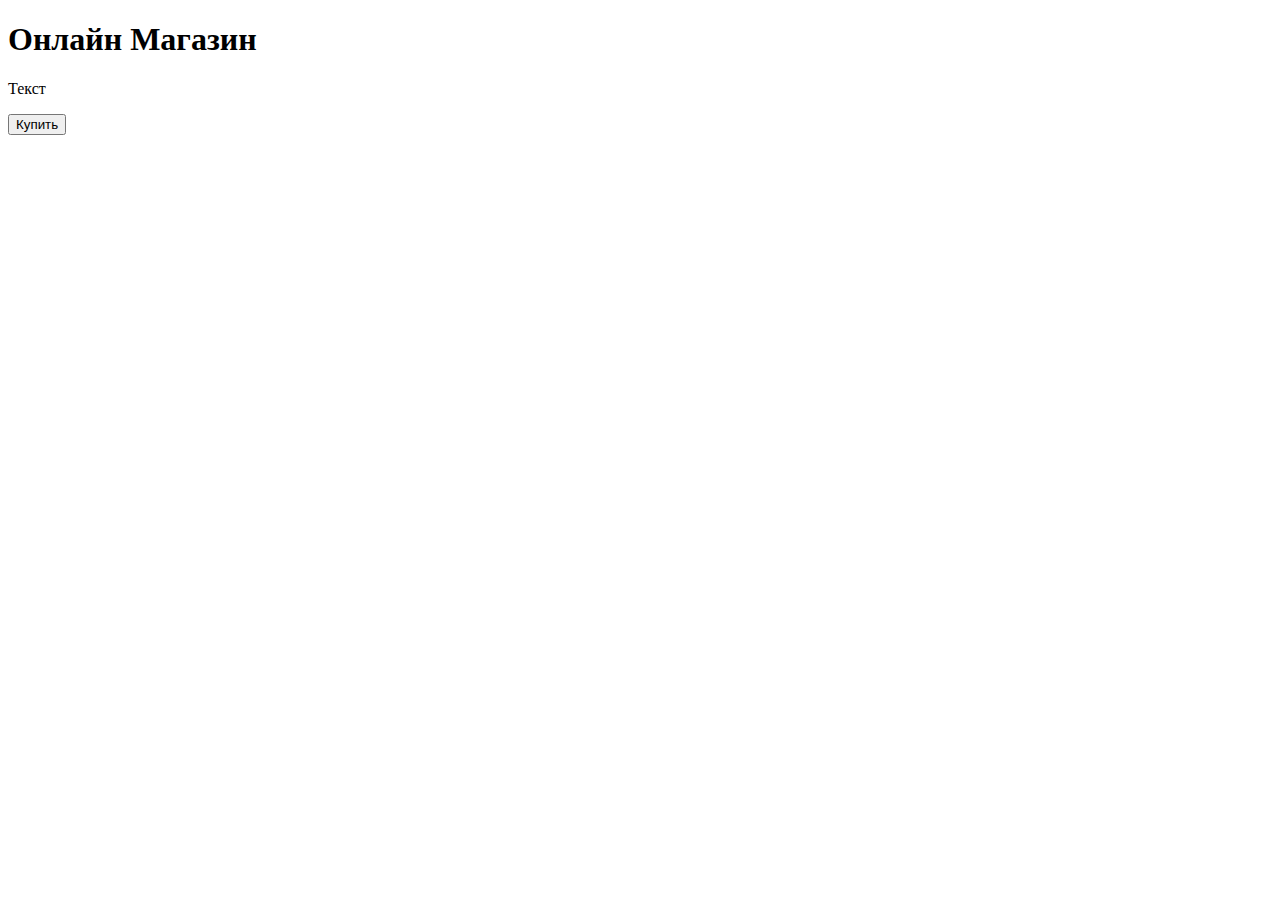
<file: tusur-it-academy-frontend/shop.html>
<!DOCTYPE html>
<html lang="ru">

<head>
    <meta charset="UTF-8">
    <meta name="viewport"
          content="width=device-width", user-scalable=no, initial-scale=1.0, maximum-scale=1.0, minimum-scale=1.0>
    <meta http-equiv="X-UA-Compatible" content="ie=edge">
    <title>Магазин</title>
</head>

<body>
    <div id="main">
        <h1>Онлайн Магазин</h1>
        <p>Текст</p>
        <button id="Buy">Купить</button>
    </div>
</body>

</html>
</file>
<file: tusur-it-academy-frontend/styles/styles.css>
@font-face {
  font-family: "mak";
  src: local("MAK-bold"), url("../assets/fonts/MAK-bold.woff");
  font-weight: 700;
  font-style: normal;
}
@font-face {
  font-family: "mak";
  src: local("MAK-light"), url("../assets/fonts/MAK-light.woff");
  font-weight: 300;
  font-style: normal;
}
html,
body {
  width: 100%;
  margin: 0;
  padding: 0;
}
body {
  -webkit-box-sizing: border-box;
          box-sizing: border-box;
  display: -webkit-box;
  display: -ms-flexbox;
  display: flex;
  -webkit-box-orient: vertical;
  -webkit-box-direction: normal;
      -ms-flex-direction: column;
          flex-direction: column;
  background-color: #dedede;
  background-image: url(../assets/images/noise.png), url(../assets/images/bg.png);
  background-position: 0 0, 0 0;
  background-size: auto, 100% auto;
  background-repeat: repeat, repeat-y;
  color: #000000;
  font-family: "Open Sans", sans-serif;
  font-size: 16px;
  font-weight: 400;
  font-style: normal;
  line-height: 1.375;
  overflow-x: hidden;
  -webkit-text-size-adjust: 100%;
  -moz-text-size-adjust: 100%;
  -ms-text-size-adjust: 100%;
  min-height: 100vh;
  padding-top: 147px;
}
input,
textarea,
select {
  -webkit-box-shadow: none;
          box-shadow: none;
  outline: none;
  color: #000000;
  font-family: "Open Sans", sans-serif;
}
textarea {
  resize: none;
}
.main {
  -webkit-box-flex: 1;
      -ms-flex: 1 0 auto;
          flex: 1 0 auto;
}
.main-header {
  padding: 100px 0;
}
.main-header__title {
  margin: 0 0 70px;
  padding-left: 40px;
  padding-right: 40px;
  text-align: center;
  text-transform: uppercase;
  font-family: 'Lora', sans-serif;
  font-weight: 400;
  font-size: 45px;
  line-height: normal;
  color: #000000;
}
.main-header__text {
  margin: 0 auto;
  max-width: 990px;
  width: 100%;
  padding-left: 40px;
  padding-right: 40px;
  text-align: center;
  text-transform: uppercase;
  font-family: 'Lora', sans-serif;
  font-weight: 400;
  font-size: 45px;
  line-height: normal;
  color: #000000;
}
.main-header__picture {
  display: block;
  margin-bottom: 70px;
  position: relative;
  width: 100%;
}
.main-header__picture::before {
  content: '';
  display: block;
  width: 100%;
  padding-top: 16.927%;
}
.main-header__img {
  position: absolute;
  top: 0;
  left: 0;
  width: 100%;
  height: 100%;
  -o-object-fit: contain;
     object-fit: contain;
}
.title {
  margin: 0 0 150px;
  -webkit-box-sizing: border-box;
          box-sizing: border-box;
  padding: 7px 45px 9px;
  max-width: 624px;
  width: 100%;
  text-align: center;
  background-color: #1F1E1E;
  text-transform: uppercase;
  font-family: Lora;
  font-size: 36px;
  font-style: normal;
  font-weight: 500;
  color: #FFFFFF;
}
a {
  color: #000000;
  outline: none;
}
img {
  max-width: 100%;
  height: auto;
  -o-object-fit: cover;
     object-fit: cover;
}
button {
  -webkit-box-shadow: none;
          box-shadow: none;
  outline: none;
  font-family: "Open Sans", sans-serif;
  cursor: pointer;
}
input::-webkit-input-placeholder,
textarea::-webkit-input-placeholder {
  color: #6C6C6C;
}
input::-moz-placeholder,
textarea::-moz-placeholder {
  color: #6C6C6C;
}
input:-moz-placeholder,
textarea:-moz-placeholder {
  color: #6C6C6C;
}
input:-ms-input-placeholder,
textarea:-ms-input-placeholder {
  color: #6C6C6C;
}
input:focus::-webkit-input-placeholder,
textarea:focus::-webkit-input-placeholder {
  color: transparent;
}
input:focus::-moz-placeholder,
textarea:focus::-moz-placeholder {
  color: transparent;
}
input:focus:-moz-placeholder,
textarea:focus:-moz-placeholder {
  color: transparent;
}
input:focus:-ms-input-placeholder,
textarea:focus:-ms-input-placeholder {
  color: transparent;
}
.air-datepicker-cell.-year-.-other-decade-,
.air-datepicker-cell.-day-.-other-month- {
  color: var(--adp-color-other-month);
}
.air-datepicker-cell.-year-.-other-decade-:hover,
.air-datepicker-cell.-day-.-other-month-:hover {
  color: var(--adp-color-other-month-hover);
}
.-disabled-.-focus-.air-datepicker-cell.-year-.-other-decade-,
.-disabled-.-focus-.air-datepicker-cell.-day-.-other-month- {
  color: var(--adp-color-other-month);
}
.-selected-.air-datepicker-cell.-year-.-other-decade-,
.-selected-.air-datepicker-cell.-day-.-other-month- {
  color: #fff;
  background: var(--adp-background-color-selected-other-month);
}
.-selected-.-focus-.air-datepicker-cell.-year-.-other-decade-,
.-selected-.-focus-.air-datepicker-cell.-day-.-other-month- {
  background: var(--adp-background-color-selected-other-month-focused);
}
.-in-range-.air-datepicker-cell.-year-.-other-decade-,
.-in-range-.air-datepicker-cell.-day-.-other-month- {
  background-color: var(--adp-background-color-in-range);
  color: var(--adp-color);
}
.-in-range-.-focus-.air-datepicker-cell.-year-.-other-decade-,
.-in-range-.-focus-.air-datepicker-cell.-day-.-other-month- {
  background-color: var(--adp-background-color-in-range-focused);
}
.air-datepicker-cell.-year-.-other-decade-:empty,
.air-datepicker-cell.-day-.-other-month-:empty {
  background: none;
  border: none;
}
.air-datepicker-cell {
  border-radius: var(--adp-cell-border-radius);
  -webkit-box-sizing: border-box;
          box-sizing: border-box;
  cursor: pointer;
  display: -webkit-box;
  display: -ms-flexbox;
  display: flex;
  position: relative;
  -webkit-box-align: center;
      -ms-flex-align: center;
          align-items: center;
  -webkit-box-pack: center;
      -ms-flex-pack: center;
          justify-content: center;
  z-index: 1;
}
.air-datepicker-cell.-focus- {
  background: var(--adp-cell-background-color-hover);
}
.air-datepicker-cell.-current- {
  color: var(--adp-color-current-date);
}
.air-datepicker-cell.-current-.-focus- {
  color: var(--adp-color);
}
.air-datepicker-cell.-current-.-in-range- {
  color: var(--adp-color-current-date);
}
.air-datepicker-cell.-disabled- {
  cursor: default;
  color: var(--adp-color-disabled);
}
.air-datepicker-cell.-disabled-.-focus- {
  color: var(--adp-color-disabled);
}
.air-datepicker-cell.-disabled-.-in-range- {
  color: var(--adp-color-disabled-in-range);
}
.air-datepicker-cell.-disabled-.-current-.-focus- {
  color: var(--adp-color-disabled);
}
.air-datepicker-cell.-in-range- {
  background: var(--adp-cell-background-color-in-range);
  border-radius: 0;
}
.air-datepicker-cell.-in-range-:hover {
  background: var(--adp-cell-background-color-in-range-hover);
}
.air-datepicker-cell.-range-from- {
  border: 1px solid var(--adp-cell-border-color-in-range);
  background-color: var(--adp-cell-background-color-in-range);
  border-radius: var(--adp-cell-border-radius) 0 0 var(--adp-cell-border-radius);
}
.air-datepicker-cell.-range-to- {
  border: 1px solid var(--adp-cell-border-color-in-range);
  background-color: var(--adp-cell-background-color-in-range);
  border-radius: 0 var(--adp-cell-border-radius) var(--adp-cell-border-radius) 0;
}
.air-datepicker-cell.-range-to-.-range-from- {
  border-radius: var(--adp-cell-border-radius);
}
.air-datepicker-cell.-selected- {
  color: #fff;
  border: none;
  background: var(--adp-cell-background-color-selected);
}
.air-datepicker-cell.-selected-.-current- {
  color: #fff;
  background: var(--adp-cell-background-color-selected);
}
.air-datepicker-cell.-selected-.-focus- {
  background: var(--adp-cell-background-color-selected-hover);
}
.air-datepicker-body {
  -webkit-transition: all var(--adp-transition-duration) var(--adp-transition-ease);
  transition: all var(--adp-transition-duration) var(--adp-transition-ease);
}
.air-datepicker-body.-hidden- {
  display: none;
}
.air-datepicker-body--day-names {
  display: grid;
  grid-template-columns: repeat(7, var(--adp-day-cell-width));
  margin: 8px 0 3px;
}
.air-datepicker-body--day-name {
  color: var(--adp-day-name-color);
  display: -webkit-box;
  display: -ms-flexbox;
  display: flex;
  -webkit-box-align: center;
      -ms-flex-align: center;
          align-items: center;
  -webkit-box-pack: center;
      -ms-flex-pack: center;
          justify-content: center;
  -webkit-box-flex: 1;
      -ms-flex: 1;
          flex: 1;
  text-align: center;
  text-transform: uppercase;
  font-size: 0.8em;
}
.air-datepicker-body--day-name.-clickable- {
  cursor: pointer;
}
.air-datepicker-body--day-name.-clickable-:hover {
  color: var(--adp-day-name-color-hover);
}
.air-datepicker-body--cells {
  display: grid;
}
.air-datepicker-body--cells.-days- {
  grid-template-columns: repeat(7, var(--adp-day-cell-width));
  grid-auto-rows: var(--adp-day-cell-height);
}
.air-datepicker-body--cells.-months- {
  grid-template-columns: repeat(3, 1fr);
  grid-auto-rows: var(--adp-month-cell-height);
}
.air-datepicker-body--cells.-years- {
  grid-template-columns: repeat(4, 1fr);
  grid-auto-rows: var(--adp-year-cell-height);
}
.air-datepicker-nav {
  display: -webkit-box;
  display: -ms-flexbox;
  display: flex;
  -webkit-box-pack: justify;
      -ms-flex-pack: justify;
          justify-content: space-between;
  border-bottom: 1px solid var(--adp-border-color-inner);
  min-height: var(--adp-nav-height);
  padding: var(--adp-padding);
  -webkit-box-sizing: content-box;
          box-sizing: content-box;
}
.-only-timepicker- .air-datepicker-nav {
  display: none;
}
.air-datepicker-nav--title,
.air-datepicker-nav--action {
  display: -webkit-box;
  display: -ms-flexbox;
  display: flex;
  cursor: pointer;
  -webkit-box-align: center;
      -ms-flex-align: center;
          align-items: center;
  -webkit-box-pack: center;
      -ms-flex-pack: center;
          justify-content: center;
}
.air-datepicker-nav--action {
  width: var(--adp-nav-action-size);
  border-radius: var(--adp-border-radius);
  -webkit-user-select: none;
  -moz-user-select: none;
  -ms-user-select: none;
      user-select: none;
}
.air-datepicker-nav--action:hover {
  background: var(--adp-background-color-hover);
}
.air-datepicker-nav--action:active {
  background: var(--adp-background-color-active);
}
.air-datepicker-nav--action.-disabled- {
  visibility: hidden;
}
.air-datepicker-nav--action svg {
  width: 32px;
  height: 32px;
}
.air-datepicker-nav--action path {
  fill: none;
  stroke: var(--adp-nav-arrow-color);
  stroke-width: 2px;
}
.air-datepicker-nav--title {
  border-radius: var(--adp-border-radius);
  padding: 0 8px;
}
.air-datepicker-nav--title i {
  font-style: normal;
  color: var(--adp-nav-color-secondary);
  margin-left: 0.3em;
}
.air-datepicker-nav--title:hover {
  background: var(--adp-background-color-hover);
}
.air-datepicker-nav--title:active {
  background: var(--adp-background-color-active);
}
.air-datepicker-nav--title.-disabled- {
  cursor: default;
  background: none;
}
.air-datepicker-buttons {
  display: grid;
  grid-auto-columns: 1fr;
  grid-auto-flow: column;
}
.air-datepicker-button {
  display: -webkit-inline-box;
  display: -ms-inline-flexbox;
  display: inline-flex;
  color: var(--adp-btn-color);
  border-radius: var(--adp-btn-border-radius);
  cursor: pointer;
  height: var(--adp-btn-height);
  border: none;
  background: rgba(255, 255, 255, 0);
}
.air-datepicker-button:hover {
  color: var(--adp-btn-color-hover);
  background: var(--adp-btn-background-color-hover);
}
.air-datepicker-button:focus {
  color: var(--adp-btn-color-hover);
  background: var(--adp-btn-background-color-hover);
  outline: none;
}
.air-datepicker-button:active {
  background: var(--adp-btn-background-color-active);
}
.air-datepicker-button span {
  outline: none;
  display: -webkit-box;
  display: -ms-flexbox;
  display: flex;
  -webkit-box-align: center;
      -ms-flex-align: center;
          align-items: center;
  -webkit-box-pack: center;
      -ms-flex-pack: center;
          justify-content: center;
  width: 100%;
  height: 100%;
}
.air-datepicker-time {
  display: grid;
  grid-template-columns: -webkit-max-content 1fr;
  grid-template-columns: max-content 1fr;
  grid-column-gap: 12px;
  -webkit-box-align: center;
      -ms-flex-align: center;
          align-items: center;
  position: relative;
  padding: 0 var(--adp-time-padding-inner);
}
.-only-timepicker- .air-datepicker-time {
  border-top: none;
}
.air-datepicker-time--current {
  display: -webkit-box;
  display: -ms-flexbox;
  display: flex;
  -webkit-box-align: center;
      -ms-flex-align: center;
          align-items: center;
  -webkit-box-flex: 1;
      -ms-flex: 1;
          flex: 1;
  font-size: 14px;
  text-align: center;
}
.air-datepicker-time--current-colon {
  margin: 0 2px 3px;
  line-height: 1;
}
.air-datepicker-time--current-hours,
.air-datepicker-time--current-minutes {
  line-height: 1;
  font-size: 19px;
  font-family: "Century Gothic", CenturyGothic, AppleGothic, sans-serif;
  position: relative;
  z-index: 1;
}
.air-datepicker-time--current-hours:after,
.air-datepicker-time--current-minutes:after {
  content: "";
  background: var(--adp-background-color-hover);
  border-radius: var(--adp-border-radius);
  position: absolute;
  left: -2px;
  top: -3px;
  right: -2px;
  bottom: -2px;
  z-index: -1;
  opacity: 0;
}
.air-datepicker-time--current-hours.-focus-:after,
.air-datepicker-time--current-minutes.-focus-:after {
  opacity: 1;
}
.air-datepicker-time--current-ampm {
  text-transform: uppercase;
  -ms-flex-item-align: end;
      align-self: flex-end;
  color: var(--adp-time-day-period-color);
  margin-left: 6px;
  font-size: 11px;
  margin-bottom: 1px;
}
.air-datepicker-time--row {
  display: -webkit-box;
  display: -ms-flexbox;
  display: flex;
  -webkit-box-align: center;
      -ms-flex-align: center;
          align-items: center;
  font-size: 11px;
  height: 17px;
  background: -webkit-gradient(linear, left top, right top, from(var(--adp-time-track-color)), to(var(--adp-time-track-color))) left 50%/100% var(--adp-time-track-height) no-repeat;
  background: linear-gradient(to right, var(--adp-time-track-color), var(--adp-time-track-color)) left 50%/100% var(--adp-time-track-height) no-repeat;
}
.air-datepicker-time--row:first-child {
  margin-bottom: 4px;
}
.air-datepicker-time--row input[type=range] {
  background: none;
  cursor: pointer;
  -webkit-box-flex: 1;
      -ms-flex: 1;
          flex: 1;
  height: 100%;
  width: 100%;
  padding: 0;
  margin: 0;
  -webkit-appearance: none;
}
.air-datepicker-time--row input[type=range]::-webkit-slider-thumb {
  -webkit-appearance: none;
}
.air-datepicker-time--row input[type=range]::-ms-tooltip {
  display: none;
}
.air-datepicker-time--row input[type=range]:hover::-webkit-slider-thumb {
  border-color: var(--adp-time-track-color-hover);
}
.air-datepicker-time--row input[type=range]:hover::-moz-range-thumb {
  border-color: var(--adp-time-track-color-hover);
}
.air-datepicker-time--row input[type=range]:hover::-ms-thumb {
  border-color: var(--adp-time-track-color-hover);
}
.air-datepicker-time--row input[type=range]:focus {
  outline: none;
}
.air-datepicker-time--row input[type=range]:focus::-webkit-slider-thumb {
  background: var(--adp-cell-background-color-selected);
  border-color: var(--adp-cell-background-color-selected);
}
.air-datepicker-time--row input[type=range]:focus::-moz-range-thumb {
  background: var(--adp-cell-background-color-selected);
  border-color: var(--adp-cell-background-color-selected);
}
.air-datepicker-time--row input[type=range]:focus::-ms-thumb {
  background: var(--adp-cell-background-color-selected);
  border-color: var(--adp-cell-background-color-selected);
}
.air-datepicker-time--row input[type=range]::-webkit-slider-thumb {
  -webkit-box-sizing: border-box;
          box-sizing: border-box;
  height: 12px;
  width: 12px;
  border-radius: 3px;
  border: 1px solid var(--adp-time-track-color);
  background: #fff;
  cursor: pointer;
  -webkit-transition: background var(--adp-transition-duration);
  transition: background var(--adp-transition-duration);
}
.air-datepicker-time--row input[type=range]::-moz-range-thumb {
  box-sizing: border-box;
  height: 12px;
  width: 12px;
  border-radius: 3px;
  border: 1px solid var(--adp-time-track-color);
  background: #fff;
  cursor: pointer;
  -moz-transition: background var(--adp-transition-duration);
  transition: background var(--adp-transition-duration);
}
.air-datepicker-time--row input[type=range]::-ms-thumb {
  box-sizing: border-box;
  height: 12px;
  width: 12px;
  border-radius: 3px;
  border: 1px solid var(--adp-time-track-color);
  background: #fff;
  cursor: pointer;
  -ms-transition: background var(--adp-transition-duration);
  transition: background var(--adp-transition-duration);
}
.air-datepicker-time--row input[type=range]::-webkit-slider-thumb {
  margin-top: calc(var(--adp-time-thumb-size)/2*-1);
}
.air-datepicker-time--row input[type=range]::-webkit-slider-runnable-track {
  border: none;
  height: var(--adp-time-track-height);
  cursor: pointer;
  color: rgba(0, 0, 0, 0);
  background: rgba(0, 0, 0, 0);
}
.air-datepicker-time--row input[type=range]::-moz-range-track {
  border: none;
  height: var(--adp-time-track-height);
  cursor: pointer;
  color: rgba(0, 0, 0, 0);
  background: rgba(0, 0, 0, 0);
}
.air-datepicker-time--row input[type=range]::-ms-track {
  border: none;
  height: var(--adp-time-track-height);
  cursor: pointer;
  color: rgba(0, 0, 0, 0);
  background: rgba(0, 0, 0, 0);
}
.air-datepicker-time--row input[type=range]::-ms-fill-lower {
  background: rgba(0, 0, 0, 0);
}
.air-datepicker-time--row input[type=range]::-ms-fill-upper {
  background: rgba(0, 0, 0, 0);
}
.air-datepicker {
  --adp-font-family: -apple-system, BlinkMacSystemFont, "Segoe UI", Roboto, Helvetica, Arial, sans-serif, "Apple Color Emoji", "Segoe UI Emoji", "Segoe UI Symbol";
  --adp-font-size: 14px;
  --adp-width: 246px;
  --adp-z-index: 100;
  --adp-padding: 4px;
  --adp-grid-areas: "nav" "body" "timepicker" "buttons";
  --adp-transition-duration: 0.3s;
  --adp-transition-ease: ease-out;
  --adp-transition-offset: 8px;
  --adp-background-color: #fff;
  --adp-background-color-hover: #f0f0f0;
  --adp-background-color-active: #eaeaea;
  --adp-background-color-in-range: rgba(92, 196, 239, 0.1);
  --adp-background-color-in-range-focused: rgba(92, 196, 239, 0.2);
  --adp-background-color-selected-other-month-focused: #8ad5f4;
  --adp-background-color-selected-other-month: #a2ddf6;
  --adp-color: #4a4a4a;
  --adp-color-secondary: #9c9c9c;
  --adp-accent-color: #4eb5e6;
  --adp-color-current-date: var(--adp-accent-color);
  --adp-color-other-month: #dedede;
  --adp-color-disabled: #aeaeae;
  --adp-color-disabled-in-range: #939393;
  --adp-color-other-month-hover: #c5c5c5;
  --adp-border-color: #dbdbdb;
  --adp-border-color-inner: #efefef;
  --adp-border-radius: 4px;
  --adp-border-color-inline: #d7d7d7;
  --adp-nav-height: 32px;
  --adp-nav-arrow-color: var(--adp-color-secondary);
  --adp-nav-action-size: 32px;
  --adp-nav-color-secondary: var(--adp-color-secondary);
  --adp-day-name-color: #ff9a19;
  --adp-day-name-color-hover: #8ad5f4;
  --adp-day-cell-width: 1fr;
  --adp-day-cell-height: 32px;
  --adp-month-cell-height: 42px;
  --adp-year-cell-height: 56px;
  --adp-pointer-size: 10px;
  --adp-poiner-border-radius: 2px;
  --adp-pointer-offset: 14px;
  --adp-cell-border-radius: 4px;
  --adp-cell-background-color-hover: var(--adp-background-color-hover);
  --adp-cell-background-color-selected: #5cc4ef;
  --adp-cell-background-color-selected-hover: #45bced;
  --adp-cell-background-color-in-range: rgba(92, 196, 239, 0.1);
  --adp-cell-background-color-in-range-hover: rgba(92, 196, 239, 0.2);
  --adp-cell-border-color-in-range: var(--adp-cell-background-color-selected);
  --adp-btn-height: 32px;
  --adp-btn-color: var(--adp-accent-color);
  --adp-btn-color-hover: var(--adp-color);
  --adp-btn-border-radius: var(--adp-border-radius);
  --adp-btn-background-color-hover: var(--adp-background-color-hover);
  --adp-btn-background-color-active: var(--adp-background-color-active);
  --adp-time-track-height: 1px;
  --adp-time-track-color: #dedede;
  --adp-time-track-color-hover: #b1b1b1;
  --adp-time-thumb-size: 12px;
  --adp-time-padding-inner: 10px;
  --adp-time-day-period-color: var(--adp-color-secondary);
  --adp-mobile-font-size: 16px;
  --adp-mobile-nav-height: 40px;
  --adp-mobile-width: 320px;
  --adp-mobile-day-cell-height: 38px;
  --adp-mobile-month-cell-height: 48px;
  --adp-mobile-year-cell-height: 64px;
}
.air-datepicker-overlay {
  --adp-overlay-background-color: rgba(0, 0, 0, 0.3);
  --adp-overlay-transition-duration: 0.3s;
  --adp-overlay-transition-ease: ease-out;
  --adp-overlay-z-index: 99;
}
.air-datepicker {
  background: var(--adp-background-color);
  border: 1px solid var(--adp-border-color);
  -webkit-box-shadow: 0 4px 12px rgba(0, 0, 0, 0.15);
          box-shadow: 0 4px 12px rgba(0, 0, 0, 0.15);
  border-radius: var(--adp-border-radius);
  -webkit-box-sizing: content-box;
          box-sizing: content-box;
  display: grid;
  grid-template-columns: 1fr;
  grid-template-rows: repeat(4, -webkit-max-content);
  grid-template-rows: repeat(4, max-content);
  grid-template-areas: var(--adp-grid-areas);
  font-family: var(--adp-font-family), sans-serif;
  font-size: var(--adp-font-size);
  color: var(--adp-color);
  width: var(--adp-width);
  position: absolute;
  -webkit-transition: opacity var(--adp-transition-duration) var(--adp-transition-ease), -webkit-transform var(--adp-transition-duration) var(--adp-transition-ease);
  transition: opacity var(--adp-transition-duration) var(--adp-transition-ease), -webkit-transform var(--adp-transition-duration) var(--adp-transition-ease);
  transition: opacity var(--adp-transition-duration) var(--adp-transition-ease), transform var(--adp-transition-duration) var(--adp-transition-ease);
  transition: opacity var(--adp-transition-duration) var(--adp-transition-ease), transform var(--adp-transition-duration) var(--adp-transition-ease), -webkit-transform var(--adp-transition-duration) var(--adp-transition-ease);
  z-index: var(--adp-z-index);
}
.air-datepicker:not(.-custom-position-) {
  opacity: 0;
}
.air-datepicker.-from-top- {
  -webkit-transform: translateY(calc(var(--adp-transition-offset) * -1));
      -ms-transform: translateY(calc(var(--adp-transition-offset) * -1));
          transform: translateY(calc(var(--adp-transition-offset) * -1));
}
.air-datepicker.-from-right- {
  -webkit-transform: translateX(var(--adp-transition-offset));
      -ms-transform: translateX(var(--adp-transition-offset));
          transform: translateX(var(--adp-transition-offset));
}
.air-datepicker.-from-bottom- {
  -webkit-transform: translateY(var(--adp-transition-offset));
      -ms-transform: translateY(var(--adp-transition-offset));
          transform: translateY(var(--adp-transition-offset));
}
.air-datepicker.-from-left- {
  -webkit-transform: translateX(calc(var(--adp-transition-offset) * -1));
      -ms-transform: translateX(calc(var(--adp-transition-offset) * -1));
          transform: translateX(calc(var(--adp-transition-offset) * -1));
}
.air-datepicker.-active-:not(.-custom-position-) {
  -webkit-transform: translate(0, 0);
      -ms-transform: translate(0, 0);
          transform: translate(0, 0);
  opacity: 1;
}
.air-datepicker.-active-.-custom-position- {
  -webkit-transition: none;
  transition: none;
}
.air-datepicker.-inline- {
  border-color: var(--adp-border-color-inline);
  -webkit-box-shadow: none;
          box-shadow: none;
  position: static;
  left: auto;
  right: auto;
  opacity: 1;
  -webkit-transform: none;
      -ms-transform: none;
          transform: none;
}
.air-datepicker.-inline- .air-datepicker--pointer {
  display: none;
}
.air-datepicker.-is-mobile- {
  --adp-font-size: var(--adp-mobile-font-size);
  --adp-day-cell-height: var(--adp-mobile-day-cell-height);
  --adp-month-cell-height: var(--adp-mobile-month-cell-height);
  --adp-year-cell-height: var(--adp-mobile-year-cell-height);
  --adp-nav-height: var(--adp-mobile-nav-height);
  --adp-nav-action-size: var(--adp-mobile-nav-height);
  position: fixed;
  width: var(--adp-mobile-width);
  border: none;
}
.air-datepicker.-is-mobile- * {
  -webkit-tap-highlight-color: rgba(0, 0, 0, 0);
}
.air-datepicker.-is-mobile- .air-datepicker--pointer {
  display: none;
}
.air-datepicker.-is-mobile-:not(.-custom-position-) {
  -webkit-transform: translate(-50%, calc(-50% + var(--adp-transition-offset)));
      -ms-transform: translate(-50%, calc(-50% + var(--adp-transition-offset)));
          transform: translate(-50%, calc(-50% + var(--adp-transition-offset)));
}
.air-datepicker.-is-mobile-.-active-:not(.-custom-position-) {
  -webkit-transform: translate(-50%, -50%);
      -ms-transform: translate(-50%, -50%);
          transform: translate(-50%, -50%);
}
.air-datepicker.-custom-position- {
  -webkit-transition: none;
  transition: none;
}
.air-datepicker-global-container {
  position: absolute;
  left: 0;
  top: 0;
}
.air-datepicker--pointer {
  --pointer-half-size: calc(var(--adp-pointer-size) / 2);
  position: absolute;
  width: var(--adp-pointer-size);
  height: var(--adp-pointer-size);
  z-index: -1;
}
.air-datepicker--pointer:after {
  content: "";
  position: absolute;
  background: #fff;
  border-top: 1px solid var(--adp-border-color-inline);
  border-right: 1px solid var(--adp-border-color-inline);
  border-top-right-radius: var(--adp-poiner-border-radius);
  width: var(--adp-pointer-size);
  height: var(--adp-pointer-size);
  -webkit-box-sizing: border-box;
          box-sizing: border-box;
}
.-top-left- .air-datepicker--pointer,
.-top-center- .air-datepicker--pointer,
.-top-right- .air-datepicker--pointer,
[data-popper-placement^=top] .air-datepicker--pointer {
  top: calc(100% - var(--pointer-half-size) + 1px);
}
.-top-left- .air-datepicker--pointer:after,
.-top-center- .air-datepicker--pointer:after,
.-top-right- .air-datepicker--pointer:after,
[data-popper-placement^=top] .air-datepicker--pointer:after {
  -webkit-transform: rotate(135deg);
      -ms-transform: rotate(135deg);
          transform: rotate(135deg);
}
.-right-top- .air-datepicker--pointer,
.-right-center- .air-datepicker--pointer,
.-right-bottom- .air-datepicker--pointer,
[data-popper-placement^=right] .air-datepicker--pointer {
  right: calc(100% - var(--pointer-half-size) + 1px);
}
.-right-top- .air-datepicker--pointer:after,
.-right-center- .air-datepicker--pointer:after,
.-right-bottom- .air-datepicker--pointer:after,
[data-popper-placement^=right] .air-datepicker--pointer:after {
  -webkit-transform: rotate(225deg);
      -ms-transform: rotate(225deg);
          transform: rotate(225deg);
}
.-bottom-left- .air-datepicker--pointer,
.-bottom-center- .air-datepicker--pointer,
.-bottom-right- .air-datepicker--pointer,
[data-popper-placement^=bottom] .air-datepicker--pointer {
  bottom: calc(100% - var(--pointer-half-size) + 1px);
}
.-bottom-left- .air-datepicker--pointer:after,
.-bottom-center- .air-datepicker--pointer:after,
.-bottom-right- .air-datepicker--pointer:after,
[data-popper-placement^=bottom] .air-datepicker--pointer:after {
  -webkit-transform: rotate(315deg);
      -ms-transform: rotate(315deg);
          transform: rotate(315deg);
}
.-left-top- .air-datepicker--pointer,
.-left-center- .air-datepicker--pointer,
.-left-bottom- .air-datepicker--pointer,
[data-popper-placement^=left] .air-datepicker--pointer {
  left: calc(100% - var(--pointer-half-size) + 1px);
}
.-left-top- .air-datepicker--pointer:after,
.-left-center- .air-datepicker--pointer:after,
.-left-bottom- .air-datepicker--pointer:after,
[data-popper-placement^=left] .air-datepicker--pointer:after {
  -webkit-transform: rotate(45deg);
      -ms-transform: rotate(45deg);
          transform: rotate(45deg);
}
.-top-left- .air-datepicker--pointer,
.-bottom-left- .air-datepicker--pointer {
  left: var(--adp-pointer-offset);
}
.-top-right- .air-datepicker--pointer,
.-bottom-right- .air-datepicker--pointer {
  right: var(--adp-pointer-offset);
}
.-top-center- .air-datepicker--pointer,
.-bottom-center- .air-datepicker--pointer {
  left: calc(50% - var(--adp-pointer-size)/2);
}
.-left-top- .air-datepicker--pointer,
.-right-top- .air-datepicker--pointer {
  top: var(--adp-pointer-offset);
}
.-left-bottom- .air-datepicker--pointer,
.-right-bottom- .air-datepicker--pointer {
  bottom: var(--adp-pointer-offset);
}
.-left-center- .air-datepicker--pointer,
.-right-center- .air-datepicker--pointer {
  top: calc(50% - var(--adp-pointer-size)/2);
}
.air-datepicker--navigation {
  grid-area: nav;
}
.air-datepicker--content {
  -webkit-box-sizing: content-box;
          box-sizing: content-box;
  padding: var(--adp-padding);
  grid-area: body;
}
.-only-timepicker- .air-datepicker--content {
  display: none;
}
.air-datepicker--time {
  grid-area: timepicker;
}
.air-datepicker--buttons {
  grid-area: buttons;
}
.air-datepicker--buttons,
.air-datepicker--time {
  padding: var(--adp-padding);
  border-top: 1px solid var(--adp-border-color-inner);
}
.air-datepicker-overlay {
  position: fixed;
  background: var(--adp-overlay-background-color);
  left: 0;
  top: 0;
  width: 0;
  height: 0;
  opacity: 0;
  -webkit-transition: opacity var(--adp-overlay-transition-duration) var(--adp-overlay-transition-ease), left 0s, height 0s, width 0s;
  transition: opacity var(--adp-overlay-transition-duration) var(--adp-overlay-transition-ease), left 0s, height 0s, width 0s;
  -webkit-transition-delay: 0s, var(--adp-overlay-transition-duration), var(--adp-overlay-transition-duration), var(--adp-overlay-transition-duration);
          transition-delay: 0s, var(--adp-overlay-transition-duration), var(--adp-overlay-transition-duration), var(--adp-overlay-transition-duration);
  z-index: var(--adp-overlay-z-index);
}
.air-datepicker-overlay.-active- {
  opacity: 1;
  width: 100%;
  height: 100%;
  -webkit-transition: opacity var(--adp-overlay-transition-duration) var(--adp-overlay-transition-ease), height 0s, width 0s;
  transition: opacity var(--adp-overlay-transition-duration) var(--adp-overlay-transition-ease), height 0s, width 0s;
}
.air-datepicker-overlay {
  --adp-overlay-z-index: 119;
}
.air-datepicker {
  --adp-z-index: 120;
  --adp-width: 250px;
  --adp-border-radius: 5px;
  --adp-border-color-inner: #dedede;
  --adp-font-family: "Open Sans", sans-serif;
  --adp-day-name-color: #000000;
  --adp-day-name-color-hover: #BD362F;
  --adp-accent-color: #a51505;
  --adp-color-secondary: #BD362F;
  --adp-cell-background-color-selected: #a51505;
  --adp-cell-background-color-selected-hover: #BD362F;
  --adp-background-color-hover: #dedede;
  --adp-background-color-active: #bfbfbf;
}
.air-datepicker-nav--title {
  color: #000000;
}
.air-datepicker-nav--title i {
  color: inherit;
}
.air-datepicker-body--day-name,
.air-datepicker-cell {
  font-weight: 700;
}
.air-datepicker-cell.-disabled- {
  pointer-events: none;
}
/*======================================
  Selectric v1.13.0
======================================*/
.selectric-wrapper {
  position: relative;
  cursor: pointer;
}
.selectric-responsive {
  width: 100%;
}
.selectric {
  border: 1px solid #DDD;
  border-radius: 0px;
  background: #F8F8F8;
  position: relative;
  overflow: hidden;
}
.selectric .label {
  display: block;
  white-space: nowrap;
  overflow: hidden;
  text-overflow: ellipsis;
  margin: 0 38px 0 10px;
  font-size: 12px;
  line-height: 38px;
  color: #444;
  height: 38px;
  -webkit-user-select: none;
  -moz-user-select: none;
  -ms-user-select: none;
  user-select: none;
}
.selectric .button {
  display: block;
  position: absolute;
  right: 0;
  top: 0;
  width: 38px;
  height: 38px;
  line-height: 38px;
  background-color: #F8f8f8;
  color: #BBB;
  text-align: center;
  font: 0/0 a;
  *font: 20px/38px Lucida Sans Unicode, Arial Unicode MS, Arial;
}
.selectric .button:after {
  content: " ";
  position: absolute;
  top: 0;
  right: 0;
  bottom: 0;
  left: 0;
  margin: auto;
  width: 0;
  height: 0;
  border: 4px solid transparent;
  border-top-color: #BBB;
  border-bottom: none;
}
.selectric-focus .selectric {
  border-color: #aaaaaa;
}
.selectric-hover .selectric {
  border-color: #c4c4c4;
}
.selectric-hover .selectric .button {
  color: #a2a2a2;
}
.selectric-hover .selectric .button:after {
  border-top-color: #a2a2a2;
}
.selectric-open {
  z-index: 9999;
}
.selectric-open .selectric {
  border-color: #c4c4c4;
}
.selectric-open .selectric-items {
  display: block;
}
.selectric-disabled {
  filter: alpha(opacity=50);
  opacity: 0.5;
  cursor: default;
  -webkit-user-select: none;
  -moz-user-select: none;
  -ms-user-select: none;
  user-select: none;
}
.selectric-hide-select {
  position: relative;
  overflow: hidden;
  width: 0;
  height: 0;
}
.selectric-hide-select select {
  position: absolute;
  left: -100%;
}
.selectric-hide-select.selectric-is-native {
  position: absolute;
  width: 100%;
  height: 100%;
  z-index: 10;
}
.selectric-hide-select.selectric-is-native select {
  position: absolute;
  top: 0;
  left: 0;
  right: 0;
  height: 100%;
  width: 100%;
  border: none;
  z-index: 1;
  -webkit-box-sizing: border-box;
          box-sizing: border-box;
  opacity: 0;
}
.selectric-input {
  position: absolute !important;
  top: 0 !important;
  left: 0 !important;
  overflow: hidden !important;
  clip: rect(0, 0, 0, 0) !important;
  margin: 0 !important;
  padding: 0 !important;
  width: 1px !important;
  height: 1px !important;
  outline: none !important;
  border: none !important;
  *font: 0/0 a !important;
  background: none !important;
}
.selectric-temp-show {
  position: absolute !important;
  visibility: hidden !important;
  display: block !important;
}
/* Items box */
.selectric-items {
  display: none;
  position: absolute;
  top: 100%;
  left: 0;
  background: #F8F8F8;
  border: 1px solid #c4c4c4;
  z-index: -1;
  -webkit-box-shadow: 0 0 10px -6px;
          box-shadow: 0 0 10px -6px;
}
.selectric-items .selectric-scroll {
  height: 100%;
  overflow: auto;
}
.selectric-above .selectric-items {
  top: auto;
  bottom: 100%;
}
.selectric-items ul,
.selectric-items li {
  list-style: none;
  padding: 0;
  margin: 0;
  font-size: 12px;
  line-height: 20px;
  min-height: 20px;
}
.selectric-items li {
  display: block;
  padding: 10px;
  color: #666;
  cursor: pointer;
}
.selectric-items li.selected {
  background: #E0E0E0;
  color: #444;
}
.selectric-items li.highlighted {
  background: #D0D0D0;
  color: #444;
}
.selectric-items li:hover {
  background: #D5D5D5;
  color: #444;
}
.selectric-items .disabled {
  filter: alpha(opacity=50);
  opacity: 0.5;
  cursor: default !important;
  background: none !important;
  color: #666 !important;
  -webkit-user-select: none;
  -moz-user-select: none;
  -ms-user-select: none;
  user-select: none;
}
.selectric-items .selectric-group .selectric-group-label {
  font-weight: bold;
  padding-left: 10px;
  cursor: default;
  -webkit-user-select: none;
  -moz-user-select: none;
  -ms-user-select: none;
  user-select: none;
  background: none;
  color: #444;
}
.selectric-items .selectric-group.disabled li {
  filter: alpha(opacity=100);
  opacity: 1;
}
.selectric-items .selectric-group li {
  padding-left: 25px;
}
.selectric-wrapper {
  position: relative;
}
.selectric-wrapper::after,
.selectric-wrapper::before {
  content: "";
  position: absolute;
  top: 27px;
  width: 8px;
  height: 2px;
  background-color: #000000;
  -webkit-transition: -webkit-transform 0.2s;
  transition: -webkit-transform 0.2s;
  transition: transform 0.2s;
  transition: transform 0.2s, -webkit-transform 0.2s;
  z-index: 10;
}
.selectric-wrapper::after {
  right: 22px;
  -webkit-transform: rotate(-45deg);
      -ms-transform: rotate(-45deg);
          transform: rotate(-45deg);
}
.selectric-wrapper::before {
  right: 27px;
  -webkit-transform: rotate(45deg);
      -ms-transform: rotate(45deg);
          transform: rotate(45deg);
}
.selectric-open {
  z-index: 10;
}
.selectric-open.selectric-wrapper:after {
  -webkit-transform: rotate(45deg);
      -ms-transform: rotate(45deg);
          transform: rotate(45deg);
}
.selectric-open.selectric-wrapper:before {
  -webkit-transform: rotate(-45deg);
      -ms-transform: rotate(-45deg);
          transform: rotate(-45deg);
}
.selectric-open .selectric-items {
  display: block;
  margin-top: 5px;
  width: 100% !important;
}
.selectric {
  height: 55px;
  border-radius: 5px;
  border: none;
  background-color: #FFFFFF;
}
.selectric .button {
  display: none;
}
.selectric .label {
  display: -webkit-box;
  display: -ms-flexbox;
  display: flex;
  -webkit-box-align: center;
      -ms-flex-align: center;
          align-items: center;
  -webkit-box-sizing: border-box;
          box-sizing: border-box;
  padding: 17px 0 16px;
  margin: 0 23px;
  height: 100%;
  font-size: 16px;
  line-height: 1;
}
.selectric-items {
  border-radius: 5px;
  border: none;
  background-color: #FFFFFF;
  -webkit-box-shadow: 0px 0px 20px rgba(0, 0, 0, 0.2);
          box-shadow: 0px 0px 20px rgba(0, 0, 0, 0.2);
  overflow: hidden;
}
.selectric-items .selectric-scroll {
  overflow-x: hidden;
  overflow-y: auto;
}
.selectric-items li {
  padding: 10px 23px;
  font-size: 16px;
}
/**
 * Swiper 11.0.6
 * Most modern mobile touch slider and framework with hardware accelerated transitions
 * https://swiperjs.com
 *
 * Copyright 2014-2024 Vladimir Kharlampidi
 *
 * Released under the MIT License
 *
 * Released on: February 5, 2024
 */
@font-face {
  font-family: swiper-icons;
  src: url("data:application/font-woff;charset=utf-8;base64, [base64]//wADZ2x5ZgAAAywAAADMAAAD2MHtryVoZWFkAAABbAAAADAAAAA2E2+eoWhoZWEAAAGcAAAAHwAAACQC9gDzaG10eAAAAigAAAAZAAAArgJkABFsb2NhAAAC0AAAAFoAAABaFQAUGG1heHAAAAG8AAAAHwAAACAAcABAbmFtZQAAA/gAAAE5AAACXvFdBwlwb3N0AAAFNAAAAGIAAACE5s74hXjaY2BkYGAAYpf5Hu/j+W2+MnAzMYDAzaX6QjD6/4//Bxj5GA8AuRwMYGkAPywL13jaY2BkYGA88P8Agx4j+/8fQDYfA1AEBWgDAIB2BOoAeNpjYGRgYNBh4GdgYgABEMnIABJzYNADCQAACWgAsQB42mNgYfzCOIGBlYGB0YcxjYGBwR1Kf2WQZGhhYGBiYGVmgAFGBiQQkOaawtDAoMBQxXjg/wEGPcYDDA4wNUA2CCgwsAAAO4EL6gAAeNpj2M0gyAACqxgGNWBkZ2D4/wMA+xkDdgAAAHjaY2BgYGaAYBkGRgYQiAHyGMF8FgYHIM3DwMHABGQrMOgyWDLEM1T9/w8UBfEMgLzE////P/5//f/V/xv+r4eaAAeMbAxwIUYmIMHEgKYAYjUcsDAwsLKxc3BycfPw8jEQA/[base64]/uznmfPFBNODM2K7MTQ45YEAZqGP81AmGGcF3iPqOop0r1SPTaTbVkfUe4HXj97wYE+yNwWYxwWu4v1ugWHgo3S1XdZEVqWM7ET0cfnLGxWfkgR42o2PvWrDMBSFj/IHLaF0zKjRgdiVMwScNRAoWUoH78Y2icB/yIY09An6AH2Bdu/UB+yxopYshQiEvnvu0dURgDt8QeC8PDw7Fpji3fEA4z/PEJ6YOB5hKh4dj3EvXhxPqH/SKUY3rJ7srZ4FZnh1PMAtPhwP6fl2PMJMPDgeQ4rY8YT6Gzao0eAEA409DuggmTnFnOcSCiEiLMgxCiTI6Cq5DZUd3Qmp10vO0LaLTd2cjN4fOumlc7lUYbSQcZFkutRG7g6JKZKy0RmdLY680CDnEJ+UMkpFFe1RN7nxdVpXrC4aTtnaurOnYercZg2YVmLN/d/gczfEimrE/fs/bOuq29Zmn8tloORaXgZgGa78yO9/cnXm2BpaGvq25Dv9S4E9+5SIc9PqupJKhYFSSl47+Qcr1mYNAAAAeNptw0cKwkAAAMDZJA8Q7OUJvkLsPfZ6zFVERPy8qHh2YER+3i/BP83vIBLLySsoKimrqKqpa2hp6+jq6RsYGhmbmJqZSy0sraxtbO3sHRydnEMU4uR6yx7JJXveP7WrDycAAAAAAAH//wACeNpjYGRgYOABYhkgZgJCZgZNBkYGLQZtIJsFLMYAAAw3ALgAeNolizEKgDAQBCchRbC2sFER0YD6qVQiBCv/H9ezGI6Z5XBAw8CBK/m5iQQVauVbXLnOrMZv2oLdKFa8Pjuru2hJzGabmOSLzNMzvutpB3N42mNgZGBg4GKQYzBhYMxJLMlj4GBgAYow/P/PAJJhLM6sSoWKfWCAAwDAjgbRAAB42mNgYGBkAIIbCZo5IPrmUn0hGA0AO8EFTQAA");
  font-weight: 400;
  font-style: normal;
}
:root {
  --swiper-theme-color: #007aff;
}
:host {
  position: relative;
  display: block;
  margin-left: auto;
  margin-right: auto;
  z-index: 1;
}
.swiper {
  margin-left: auto;
  margin-right: auto;
  position: relative;
  overflow: hidden;
  list-style: none;
  padding: 0;
  z-index: 1;
  display: block;
}
.swiper-vertical > .swiper-wrapper {
  -webkit-box-orient: vertical;
  -webkit-box-direction: normal;
      -ms-flex-direction: column;
          flex-direction: column;
}
.swiper-wrapper {
  position: relative;
  width: 100%;
  height: 100%;
  z-index: 1;
  display: -webkit-box;
  display: -ms-flexbox;
  display: flex;
  -webkit-transition-property: -webkit-transform;
  transition-property: -webkit-transform;
  transition-property: transform;
  transition-property: transform, -webkit-transform;
  -webkit-transition-timing-function: var(--swiper-wrapper-transition-timing-function, initial);
          transition-timing-function: var(--swiper-wrapper-transition-timing-function, initial);
  -webkit-box-sizing: content-box;
          box-sizing: content-box;
}
.swiper-android .swiper-slide,
.swiper-ios .swiper-slide,
.swiper-wrapper {
  -webkit-transform: translate3d(0px, 0, 0);
          transform: translate3d(0px, 0, 0);
}
.swiper-horizontal {
  -ms-touch-action: pan-y;
      touch-action: pan-y;
}
.swiper-vertical {
  -ms-touch-action: pan-x;
      touch-action: pan-x;
}
.swiper-slide {
  -ms-flex-negative: 0;
      flex-shrink: 0;
  width: 100%;
  height: 100%;
  position: relative;
  -webkit-transition-property: -webkit-transform;
  transition-property: -webkit-transform;
  transition-property: transform;
  transition-property: transform, -webkit-transform;
  display: block;
}
.swiper-slide-invisible-blank {
  visibility: hidden;
}
.swiper-autoheight,
.swiper-autoheight .swiper-slide {
  height: auto;
}
.swiper-autoheight .swiper-wrapper {
  -webkit-box-align: start;
      -ms-flex-align: start;
          align-items: flex-start;
  -webkit-transition-property: height, -webkit-transform;
  transition-property: height, -webkit-transform;
  transition-property: transform, height;
  transition-property: transform, height, -webkit-transform;
}
.swiper-backface-hidden .swiper-slide {
  -webkit-transform: translateZ(0);
          transform: translateZ(0);
  -webkit-backface-visibility: hidden;
  backface-visibility: hidden;
}
.swiper-3d.swiper-css-mode .swiper-wrapper {
  -webkit-perspective: 1200px;
          perspective: 1200px;
}
.swiper-3d .swiper-wrapper {
  -webkit-transform-style: preserve-3d;
          transform-style: preserve-3d;
}
.swiper-3d {
  -webkit-perspective: 1200px;
          perspective: 1200px;
}
.swiper-3d .swiper-cube-shadow,
.swiper-3d .swiper-slide {
  -webkit-transform-style: preserve-3d;
          transform-style: preserve-3d;
}
.swiper-css-mode > .swiper-wrapper {
  overflow: auto;
  scrollbar-width: none;
  -ms-overflow-style: none;
}
.swiper-css-mode > .swiper-wrapper::-webkit-scrollbar {
  display: none;
}
.swiper-css-mode > .swiper-wrapper > .swiper-slide {
  scroll-snap-align: start start;
}
.swiper-css-mode.swiper-horizontal > .swiper-wrapper {
  -ms-scroll-snap-type: x mandatory;
      scroll-snap-type: x mandatory;
}
.swiper-css-mode.swiper-vertical > .swiper-wrapper {
  -ms-scroll-snap-type: y mandatory;
      scroll-snap-type: y mandatory;
}
.swiper-css-mode.swiper-free-mode > .swiper-wrapper {
  -ms-scroll-snap-type: none;
      scroll-snap-type: none;
}
.swiper-css-mode.swiper-free-mode > .swiper-wrapper > .swiper-slide {
  scroll-snap-align: none;
}
.swiper-css-mode.swiper-centered > .swiper-wrapper::before {
  content: "";
  -ms-flex-negative: 0;
      flex-shrink: 0;
  -webkit-box-ordinal-group: 10000;
      -ms-flex-order: 9999;
          order: 9999;
}
.swiper-css-mode.swiper-centered > .swiper-wrapper > .swiper-slide {
  scroll-snap-align: center center;
  scroll-snap-stop: always;
}
.swiper-css-mode.swiper-centered.swiper-horizontal > .swiper-wrapper > .swiper-slide:first-child {
  -webkit-margin-start: var(--swiper-centered-offset-before);
          margin-inline-start: var(--swiper-centered-offset-before);
}
.swiper-css-mode.swiper-centered.swiper-horizontal > .swiper-wrapper::before {
  height: 100%;
  min-height: 1px;
  width: var(--swiper-centered-offset-after);
}
.swiper-css-mode.swiper-centered.swiper-vertical > .swiper-wrapper > .swiper-slide:first-child {
  -webkit-margin-before: var(--swiper-centered-offset-before);
          margin-block-start: var(--swiper-centered-offset-before);
}
.swiper-css-mode.swiper-centered.swiper-vertical > .swiper-wrapper::before {
  width: 100%;
  min-width: 1px;
  height: var(--swiper-centered-offset-after);
}
.swiper-3d .swiper-slide-shadow,
.swiper-3d .swiper-slide-shadow-bottom,
.swiper-3d .swiper-slide-shadow-left,
.swiper-3d .swiper-slide-shadow-right,
.swiper-3d .swiper-slide-shadow-top {
  position: absolute;
  left: 0;
  top: 0;
  width: 100%;
  height: 100%;
  pointer-events: none;
  z-index: 10;
}
.swiper-3d .swiper-slide-shadow {
  background: rgba(0, 0, 0, 0.15);
}
.swiper-3d .swiper-slide-shadow-left {
  background-image: -webkit-gradient(linear, right top, left top, from(rgba(0, 0, 0, 0.5)), to(rgba(0, 0, 0, 0)));
  background-image: linear-gradient(to left, rgba(0, 0, 0, 0.5), rgba(0, 0, 0, 0));
}
.swiper-3d .swiper-slide-shadow-right {
  background-image: -webkit-gradient(linear, left top, right top, from(rgba(0, 0, 0, 0.5)), to(rgba(0, 0, 0, 0)));
  background-image: linear-gradient(to right, rgba(0, 0, 0, 0.5), rgba(0, 0, 0, 0));
}
.swiper-3d .swiper-slide-shadow-top {
  background-image: -webkit-gradient(linear, left bottom, left top, from(rgba(0, 0, 0, 0.5)), to(rgba(0, 0, 0, 0)));
  background-image: linear-gradient(to top, rgba(0, 0, 0, 0.5), rgba(0, 0, 0, 0));
}
.swiper-3d .swiper-slide-shadow-bottom {
  background-image: -webkit-gradient(linear, left top, left bottom, from(rgba(0, 0, 0, 0.5)), to(rgba(0, 0, 0, 0)));
  background-image: linear-gradient(to bottom, rgba(0, 0, 0, 0.5), rgba(0, 0, 0, 0));
}
.swiper-lazy-preloader {
  width: 42px;
  height: 42px;
  position: absolute;
  left: 50%;
  top: 50%;
  margin-left: -21px;
  margin-top: -21px;
  z-index: 10;
  -webkit-transform-origin: 50%;
      -ms-transform-origin: 50%;
          transform-origin: 50%;
  -webkit-box-sizing: border-box;
          box-sizing: border-box;
  border: 4px solid var(--swiper-preloader-color, var(--swiper-theme-color));
  border-radius: 50%;
  border-top-color: transparent;
}
.swiper-watch-progress .swiper-slide-visible .swiper-lazy-preloader,
.swiper:not(.swiper-watch-progress) .swiper-lazy-preloader {
  -webkit-animation: swiper-preloader-spin 1s infinite linear;
          animation: swiper-preloader-spin 1s infinite linear;
}
.swiper-lazy-preloader-white {
  --swiper-preloader-color: #fff;
}
.swiper-lazy-preloader-black {
  --swiper-preloader-color: #000;
}
@-webkit-keyframes swiper-preloader-spin {
  0% {
    -webkit-transform: rotate(0deg);
            transform: rotate(0deg);
  }
  100% {
    -webkit-transform: rotate(360deg);
            transform: rotate(360deg);
  }
}
@keyframes swiper-preloader-spin {
  0% {
    -webkit-transform: rotate(0deg);
            transform: rotate(0deg);
  }
  100% {
    -webkit-transform: rotate(360deg);
            transform: rotate(360deg);
  }
}
.swiper-virtual .swiper-slide {
  -webkit-backface-visibility: hidden;
  -webkit-transform: translateZ(0);
          transform: translateZ(0);
}
.swiper-virtual.swiper-css-mode .swiper-wrapper::after {
  content: "";
  position: absolute;
  left: 0;
  top: 0;
  pointer-events: none;
}
.swiper-virtual.swiper-css-mode.swiper-horizontal .swiper-wrapper::after {
  height: 1px;
  width: var(--swiper-virtual-size);
}
.swiper-virtual.swiper-css-mode.swiper-vertical .swiper-wrapper::after {
  width: 1px;
  height: var(--swiper-virtual-size);
}
:root {
  --swiper-navigation-size: 44px;
}
.swiper-button-next,
.swiper-button-prev {
  position: absolute;
  top: var(--swiper-navigation-top-offset, 50%);
  width: calc(var(--swiper-navigation-size) / 44 * 27);
  height: var(--swiper-navigation-size);
  margin-top: calc(0px - (var(--swiper-navigation-size) / 2));
  z-index: 10;
  cursor: pointer;
  display: -webkit-box;
  display: -ms-flexbox;
  display: flex;
  -webkit-box-align: center;
      -ms-flex-align: center;
          align-items: center;
  -webkit-box-pack: center;
      -ms-flex-pack: center;
          justify-content: center;
  color: var(--swiper-navigation-color, var(--swiper-theme-color));
}
.swiper-button-next.swiper-button-disabled,
.swiper-button-prev.swiper-button-disabled {
  opacity: 0.35;
  cursor: auto;
  pointer-events: none;
}
.swiper-button-next.swiper-button-hidden,
.swiper-button-prev.swiper-button-hidden {
  opacity: 0;
  cursor: auto;
  pointer-events: none;
}
.swiper-navigation-disabled .swiper-button-next,
.swiper-navigation-disabled .swiper-button-prev {
  display: none !important;
}
.swiper-button-next svg,
.swiper-button-prev svg {
  width: 100%;
  height: 100%;
  -o-object-fit: contain;
     object-fit: contain;
  -webkit-transform-origin: center;
      -ms-transform-origin: center;
          transform-origin: center;
}
.swiper-rtl .swiper-button-next svg,
.swiper-rtl .swiper-button-prev svg {
  -webkit-transform: rotate(180deg);
      -ms-transform: rotate(180deg);
          transform: rotate(180deg);
}
.swiper-button-prev,
.swiper-rtl .swiper-button-next {
  left: var(--swiper-navigation-sides-offset, 10px);
  right: auto;
}
.swiper-button-next,
.swiper-rtl .swiper-button-prev {
  right: var(--swiper-navigation-sides-offset, 10px);
  left: auto;
}
.swiper-button-lock {
  display: none;
}
.swiper-button-next:after,
.swiper-button-prev:after {
  font-family: swiper-icons;
  font-size: var(--swiper-navigation-size);
  text-transform: none !important;
  letter-spacing: 0;
  font-variant: initial;
  line-height: 1;
}
.swiper-button-prev:after,
.swiper-rtl .swiper-button-next:after {
  content: "prev";
}
.swiper-button-next,
.swiper-rtl .swiper-button-prev {
  right: var(--swiper-navigation-sides-offset, 10px);
  left: auto;
}
.swiper-button-next:after,
.swiper-rtl .swiper-button-prev:after {
  content: "next";
}
.swiper-pagination {
  position: absolute;
  text-align: center;
  -webkit-transition: 0.3s opacity;
  transition: 0.3s opacity;
  -webkit-transform: translate3d(0, 0, 0);
          transform: translate3d(0, 0, 0);
  z-index: 10;
}
.swiper-pagination.swiper-pagination-hidden {
  opacity: 0;
}
.swiper-pagination-disabled > .swiper-pagination,
.swiper-pagination.swiper-pagination-disabled {
  display: none !important;
}
.swiper-horizontal > .swiper-pagination-bullets,
.swiper-pagination-bullets.swiper-pagination-horizontal,
.swiper-pagination-custom,
.swiper-pagination-fraction {
  bottom: var(--swiper-pagination-bottom, 8px);
  top: var(--swiper-pagination-top, auto);
  left: 0;
  width: 100%;
}
.swiper-pagination-bullets-dynamic {
  overflow: hidden;
  font-size: 0;
}
.swiper-pagination-bullets-dynamic .swiper-pagination-bullet {
  -webkit-transform: scale(0.33);
      -ms-transform: scale(0.33);
          transform: scale(0.33);
  position: relative;
}
.swiper-pagination-bullets-dynamic .swiper-pagination-bullet-active {
  -webkit-transform: scale(1);
      -ms-transform: scale(1);
          transform: scale(1);
}
.swiper-pagination-bullets-dynamic .swiper-pagination-bullet-active-main {
  -webkit-transform: scale(1);
      -ms-transform: scale(1);
          transform: scale(1);
}
.swiper-pagination-bullets-dynamic .swiper-pagination-bullet-active-prev {
  -webkit-transform: scale(0.66);
      -ms-transform: scale(0.66);
          transform: scale(0.66);
}
.swiper-pagination-bullets-dynamic .swiper-pagination-bullet-active-prev-prev {
  -webkit-transform: scale(0.33);
      -ms-transform: scale(0.33);
          transform: scale(0.33);
}
.swiper-pagination-bullets-dynamic .swiper-pagination-bullet-active-next {
  -webkit-transform: scale(0.66);
      -ms-transform: scale(0.66);
          transform: scale(0.66);
}
.swiper-pagination-bullets-dynamic .swiper-pagination-bullet-active-next-next {
  -webkit-transform: scale(0.33);
      -ms-transform: scale(0.33);
          transform: scale(0.33);
}
.swiper-pagination-bullet {
  width: var(--swiper-pagination-bullet-width, var(--swiper-pagination-bullet-size, 8px));
  height: var(--swiper-pagination-bullet-height, var(--swiper-pagination-bullet-size, 8px));
  display: inline-block;
  border-radius: var(--swiper-pagination-bullet-border-radius, 50%);
  background: var(--swiper-pagination-bullet-inactive-color, #000);
  opacity: var(--swiper-pagination-bullet-inactive-opacity, 0.2);
}
button.swiper-pagination-bullet {
  border: none;
  margin: 0;
  padding: 0;
  -webkit-box-shadow: none;
          box-shadow: none;
  -webkit-appearance: none;
  -moz-appearance: none;
       appearance: none;
}
.swiper-pagination-clickable .swiper-pagination-bullet {
  cursor: pointer;
}
.swiper-pagination-bullet:only-child {
  display: none !important;
}
.swiper-pagination-bullet-active {
  opacity: var(--swiper-pagination-bullet-opacity, 1);
  background: var(--swiper-pagination-color, var(--swiper-theme-color));
}
.swiper-pagination-vertical.swiper-pagination-bullets,
.swiper-vertical > .swiper-pagination-bullets {
  right: var(--swiper-pagination-right, 8px);
  left: var(--swiper-pagination-left, auto);
  top: 50%;
  -webkit-transform: translate3d(0px, -50%, 0);
          transform: translate3d(0px, -50%, 0);
}
.swiper-pagination-vertical.swiper-pagination-bullets .swiper-pagination-bullet,
.swiper-vertical > .swiper-pagination-bullets .swiper-pagination-bullet {
  margin: var(--swiper-pagination-bullet-vertical-gap, 6px) 0;
  display: block;
}
.swiper-pagination-vertical.swiper-pagination-bullets.swiper-pagination-bullets-dynamic,
.swiper-vertical > .swiper-pagination-bullets.swiper-pagination-bullets-dynamic {
  top: 50%;
  -webkit-transform: translateY(-50%);
      -ms-transform: translateY(-50%);
          transform: translateY(-50%);
  width: 8px;
}
.swiper-pagination-vertical.swiper-pagination-bullets.swiper-pagination-bullets-dynamic .swiper-pagination-bullet,
.swiper-vertical > .swiper-pagination-bullets.swiper-pagination-bullets-dynamic .swiper-pagination-bullet {
  display: inline-block;
  -webkit-transition: 0.2s top, 0.2s -webkit-transform;
  transition: 0.2s top, 0.2s -webkit-transform;
  transition: 0.2s transform, 0.2s top;
  transition: 0.2s transform, 0.2s top, 0.2s -webkit-transform;
}
.swiper-horizontal > .swiper-pagination-bullets .swiper-pagination-bullet,
.swiper-pagination-horizontal.swiper-pagination-bullets .swiper-pagination-bullet {
  margin: 0 var(--swiper-pagination-bullet-horizontal-gap, 4px);
}
.swiper-horizontal > .swiper-pagination-bullets.swiper-pagination-bullets-dynamic,
.swiper-pagination-horizontal.swiper-pagination-bullets.swiper-pagination-bullets-dynamic {
  left: 50%;
  -webkit-transform: translateX(-50%);
      -ms-transform: translateX(-50%);
          transform: translateX(-50%);
  white-space: nowrap;
}
.swiper-horizontal > .swiper-pagination-bullets.swiper-pagination-bullets-dynamic .swiper-pagination-bullet,
.swiper-pagination-horizontal.swiper-pagination-bullets.swiper-pagination-bullets-dynamic .swiper-pagination-bullet {
  -webkit-transition: 0.2s left, 0.2s -webkit-transform;
  transition: 0.2s left, 0.2s -webkit-transform;
  transition: 0.2s transform, 0.2s left;
  transition: 0.2s transform, 0.2s left, 0.2s -webkit-transform;
}
.swiper-horizontal.swiper-rtl > .swiper-pagination-bullets-dynamic .swiper-pagination-bullet {
  -webkit-transition: 0.2s right, 0.2s -webkit-transform;
  transition: 0.2s right, 0.2s -webkit-transform;
  transition: 0.2s transform, 0.2s right;
  transition: 0.2s transform, 0.2s right, 0.2s -webkit-transform;
}
.swiper-pagination-fraction {
  color: var(--swiper-pagination-fraction-color, inherit);
}
.swiper-pagination-progressbar {
  background: var(--swiper-pagination-progressbar-bg-color, rgba(0, 0, 0, 0.25));
  position: absolute;
}
.swiper-pagination-progressbar .swiper-pagination-progressbar-fill {
  background: var(--swiper-pagination-color, var(--swiper-theme-color));
  position: absolute;
  left: 0;
  top: 0;
  width: 100%;
  height: 100%;
  -webkit-transform: scale(0);
      -ms-transform: scale(0);
          transform: scale(0);
  -webkit-transform-origin: left top;
      -ms-transform-origin: left top;
          transform-origin: left top;
}
.swiper-rtl .swiper-pagination-progressbar .swiper-pagination-progressbar-fill {
  -webkit-transform-origin: right top;
      -ms-transform-origin: right top;
          transform-origin: right top;
}
.swiper-horizontal > .swiper-pagination-progressbar,
.swiper-pagination-progressbar.swiper-pagination-horizontal,
.swiper-pagination-progressbar.swiper-pagination-vertical.swiper-pagination-progressbar-opposite,
.swiper-vertical > .swiper-pagination-progressbar.swiper-pagination-progressbar-opposite {
  width: 100%;
  height: var(--swiper-pagination-progressbar-size, 4px);
  left: 0;
  top: 0;
}
.swiper-horizontal > .swiper-pagination-progressbar.swiper-pagination-progressbar-opposite,
.swiper-pagination-progressbar.swiper-pagination-horizontal.swiper-pagination-progressbar-opposite,
.swiper-pagination-progressbar.swiper-pagination-vertical,
.swiper-vertical > .swiper-pagination-progressbar {
  width: var(--swiper-pagination-progressbar-size, 4px);
  height: 100%;
  left: 0;
  top: 0;
}
.swiper-pagination-lock {
  display: none;
}
.swiper-scrollbar {
  border-radius: var(--swiper-scrollbar-border-radius, 10px);
  position: relative;
  -ms-touch-action: none;
      touch-action: none;
  background: var(--swiper-scrollbar-bg-color, rgba(0, 0, 0, 0.1));
}
.swiper-scrollbar-disabled > .swiper-scrollbar,
.swiper-scrollbar.swiper-scrollbar-disabled {
  display: none !important;
}
.swiper-horizontal > .swiper-scrollbar,
.swiper-scrollbar.swiper-scrollbar-horizontal {
  position: absolute;
  left: var(--swiper-scrollbar-sides-offset, 1%);
  bottom: var(--swiper-scrollbar-bottom, 4px);
  top: var(--swiper-scrollbar-top, auto);
  z-index: 50;
  height: var(--swiper-scrollbar-size, 4px);
  width: calc(100% - 2 * var(--swiper-scrollbar-sides-offset, 1%));
}
.swiper-scrollbar.swiper-scrollbar-vertical,
.swiper-vertical > .swiper-scrollbar {
  position: absolute;
  left: var(--swiper-scrollbar-left, auto);
  right: var(--swiper-scrollbar-right, 4px);
  top: var(--swiper-scrollbar-sides-offset, 1%);
  z-index: 50;
  width: var(--swiper-scrollbar-size, 4px);
  height: calc(100% - 2 * var(--swiper-scrollbar-sides-offset, 1%));
}
.swiper-scrollbar-drag {
  height: 100%;
  width: 100%;
  position: relative;
  background: var(--swiper-scrollbar-drag-bg-color, rgba(0, 0, 0, 0.5));
  border-radius: var(--swiper-scrollbar-border-radius, 10px);
  left: 0;
  top: 0;
}
.swiper-scrollbar-cursor-drag {
  cursor: move;
}
.swiper-scrollbar-lock {
  display: none;
}
.swiper-zoom-container {
  width: 100%;
  height: 100%;
  display: -webkit-box;
  display: -ms-flexbox;
  display: flex;
  -webkit-box-pack: center;
      -ms-flex-pack: center;
          justify-content: center;
  -webkit-box-align: center;
      -ms-flex-align: center;
          align-items: center;
  text-align: center;
}
.swiper-zoom-container > canvas,
.swiper-zoom-container > img,
.swiper-zoom-container > svg {
  max-width: 100%;
  max-height: 100%;
  -o-object-fit: contain;
     object-fit: contain;
}
.swiper-slide-zoomed {
  cursor: move;
  -ms-touch-action: none;
      touch-action: none;
}
.swiper .swiper-notification {
  position: absolute;
  left: 0;
  top: 0;
  pointer-events: none;
  opacity: 0;
  z-index: -1000;
}
.swiper-free-mode > .swiper-wrapper {
  -webkit-transition-timing-function: ease-out;
          transition-timing-function: ease-out;
  margin: 0 auto;
}
.swiper-grid > .swiper-wrapper {
  -ms-flex-wrap: wrap;
      flex-wrap: wrap;
}
.swiper-grid-column > .swiper-wrapper {
  -ms-flex-wrap: wrap;
      flex-wrap: wrap;
  -webkit-box-orient: vertical;
  -webkit-box-direction: normal;
      -ms-flex-direction: column;
          flex-direction: column;
}
.swiper-fade.swiper-free-mode .swiper-slide {
  -webkit-transition-timing-function: ease-out;
          transition-timing-function: ease-out;
}
.swiper-fade .swiper-slide {
  pointer-events: none;
  -webkit-transition-property: opacity;
  transition-property: opacity;
}
.swiper-fade .swiper-slide .swiper-slide {
  pointer-events: none;
}
.swiper-fade .swiper-slide-active {
  pointer-events: auto;
}
.swiper-fade .swiper-slide-active .swiper-slide-active {
  pointer-events: auto;
}
.swiper-cube {
  overflow: visible;
}
.swiper-cube .swiper-slide {
  pointer-events: none;
  -webkit-backface-visibility: hidden;
  backface-visibility: hidden;
  z-index: 1;
  visibility: hidden;
  -webkit-transform-origin: 0 0;
      -ms-transform-origin: 0 0;
          transform-origin: 0 0;
  width: 100%;
  height: 100%;
}
.swiper-cube .swiper-slide .swiper-slide {
  pointer-events: none;
}
.swiper-cube.swiper-rtl .swiper-slide {
  -webkit-transform-origin: 100% 0;
      -ms-transform-origin: 100% 0;
          transform-origin: 100% 0;
}
.swiper-cube .swiper-slide-active,
.swiper-cube .swiper-slide-active .swiper-slide-active {
  pointer-events: auto;
}
.swiper-cube .swiper-slide-active,
.swiper-cube .swiper-slide-next,
.swiper-cube .swiper-slide-prev {
  pointer-events: auto;
  visibility: visible;
}
.swiper-cube .swiper-cube-shadow {
  position: absolute;
  left: 0;
  bottom: 0px;
  width: 100%;
  height: 100%;
  opacity: 0.6;
  z-index: 0;
}
.swiper-cube .swiper-cube-shadow:before {
  content: "";
  background: #000;
  position: absolute;
  left: 0;
  top: 0;
  bottom: 0;
  right: 0;
  -webkit-filter: blur(50px);
          filter: blur(50px);
}
.swiper-cube .swiper-slide-next + .swiper-slide {
  pointer-events: auto;
  visibility: visible;
}
.swiper-cube .swiper-slide-shadow-cube.swiper-slide-shadow-bottom,
.swiper-cube .swiper-slide-shadow-cube.swiper-slide-shadow-left,
.swiper-cube .swiper-slide-shadow-cube.swiper-slide-shadow-right,
.swiper-cube .swiper-slide-shadow-cube.swiper-slide-shadow-top {
  z-index: 0;
  -webkit-backface-visibility: hidden;
  backface-visibility: hidden;
}
.swiper-flip {
  overflow: visible;
}
.swiper-flip .swiper-slide {
  pointer-events: none;
  -webkit-backface-visibility: hidden;
  backface-visibility: hidden;
  z-index: 1;
}
.swiper-flip .swiper-slide .swiper-slide {
  pointer-events: none;
}
.swiper-flip .swiper-slide-active,
.swiper-flip .swiper-slide-active .swiper-slide-active {
  pointer-events: auto;
}
.swiper-flip .swiper-slide-shadow-flip.swiper-slide-shadow-bottom,
.swiper-flip .swiper-slide-shadow-flip.swiper-slide-shadow-left,
.swiper-flip .swiper-slide-shadow-flip.swiper-slide-shadow-right,
.swiper-flip .swiper-slide-shadow-flip.swiper-slide-shadow-top {
  z-index: 0;
  -webkit-backface-visibility: hidden;
  backface-visibility: hidden;
}
.swiper-creative .swiper-slide {
  -webkit-backface-visibility: hidden;
  backface-visibility: hidden;
  overflow: hidden;
  -webkit-transition-property: opacity, height, -webkit-transform;
  transition-property: opacity, height, -webkit-transform;
  transition-property: transform, opacity, height;
  transition-property: transform, opacity, height, -webkit-transform;
}
.swiper-cards {
  overflow: visible;
}
.swiper-cards .swiper-slide {
  -webkit-transform-origin: center bottom;
      -ms-transform-origin: center bottom;
          transform-origin: center bottom;
  -webkit-backface-visibility: hidden;
  backface-visibility: hidden;
  overflow: hidden;
}
.swiper-slide {
  height: auto;
  display: -webkit-box;
  display: -ms-flexbox;
  display: flex;
}
.swiper--3s {
  width: 100%;
}
.swiper--3s .swiper-slide {
  -webkit-box-sizing: border-box;
          box-sizing: border-box;
  width: calc(33.3333% + 20px);
  min-width: 340px;
  padding-right: 60px;
}
.swiper--3s .swiper-slide:last-child {
  width: calc(33.3333% - 40px);
  min-width: 280px;
  padding-right: 0;
}
.swiper--3s .swiper-slide > * {
  width: 100%;
}
.swiper--3s .swiper-slide .event-card__link {
  cursor: pointer;
  cursor: -webkit-grab;
  cursor: grab;
}
.swiper--3s .swiper-slide .event-card__link:active {
  cursor: pointer;
  cursor: -webkit-grabbing;
  cursor: grabbing;
}
.swiper--3s .swiper-slide .event-card__title {
  cursor: pointer;
}
.swiper-footer {
  display: -webkit-box;
  display: -ms-flexbox;
  display: flex;
  -webkit-box-pack: justify;
      -ms-flex-pack: justify;
          justify-content: space-between;
  -webkit-box-align: center;
      -ms-flex-align: center;
          align-items: center;
  width: 530px;
  max-width: 100%;
  margin: 70px auto 0;
}
.swiper-arrow-next,
.swiper-arrow-prev {
  background: none;
  background-color: transparent;
  border: none ;
  outline: none;
}
.swiper-pagination-bullets.swiper-pagination-horizontal {
  position: relative;
  display: -webkit-box;
  display: -ms-flexbox;
  display: flex;
  -ms-flex-wrap: wrap;
      flex-wrap: wrap;
  -webkit-box-pack: center;
      -ms-flex-pack: center;
          justify-content: center;
  -webkit-box-align: center;
      -ms-flex-align: center;
          align-items: center;
  bottom: auto;
  left: auto;
  width: auto;
  margin: 0 auto;
  padding: 0 15px;
}
.swiper-pagination-bullet {
  width: 15px;
  height: 2px;
  border-top: 5px solid transparent;
  border-bottom: 5px solid transparent;
  border-radius: 2px;
  background-color: #bfbfbf;
  background-clip: padding-box;
  opacity: 1;
}
.swiper-pagination-bullet.swiper-pagination-bullet-active {
  background-color: #000000;
  background-clip: padding-box;
}
.swiper-pagination-horizontal.swiper-pagination-bullets .swiper-pagination-bullet {
  margin: 2px 3px;
}
.toast-title {
  font-weight: bold;
}
.toast-message {
  -ms-word-wrap: break-word;
  word-wrap: break-word;
}
.toast-message a,
.toast-message label {
  color: #FFFFFF;
}
.toast-message a:hover {
  color: #CCCCCC;
  text-decoration: none;
}
.toast-close-button {
  position: relative;
  right: -0.3em;
  top: -0.3em;
  float: right;
  font-size: 20px;
  font-weight: bold;
  color: #FFFFFF;
  -webkit-text-shadow: 0 1px 0 #ffffff;
  text-shadow: 0 1px 0 #ffffff;
  opacity: 0.8;
  -ms-filter: progid:DXImageTransform.Microsoft.Alpha(Opacity=80);
  filter: alpha(opacity=80);
}
.toast-close-button:hover,
.toast-close-button:focus {
  color: #000000;
  text-decoration: none;
  cursor: pointer;
  opacity: 0.4;
  -ms-filter: progid:DXImageTransform.Microsoft.Alpha(Opacity=40);
  filter: alpha(opacity=40);
}
/*Additional properties for button version
 iOS requires the button element instead of an anchor tag.
 If you want the anchor version, it requires `href="#"`.*/
button.toast-close-button {
  padding: 0;
  cursor: pointer;
  background: transparent;
  border: 0;
  --webkit-appearance: none;
}
.toast-top-center {
  top: 0;
  right: 0;
  width: 100%;
}
.toast-bottom-center {
  bottom: 0;
  right: 0;
  width: 100%;
}
.toast-top-full-width {
  top: 0;
  right: 0;
  width: 100%;
}
.toast-bottom-full-width {
  bottom: 0;
  right: 0;
  width: 100%;
}
.toast-top-left {
  top: 12px;
  left: 12px;
}
.toast-top-right {
  top: 12px;
  right: 12px;
}
.toast-bottom-right {
  right: 12px;
  bottom: 12px;
}
.toast-bottom-left {
  bottom: 12px;
  left: 12px;
}
#toast-container {
  position: fixed;
  z-index: 999999;
  /*overrides*/
}
#toast-container * {
  -webkit-box-sizing: border-box;
  box-sizing: border-box;
}
#toast-container > div {
  position: relative;
  overflow: hidden;
  margin: 0 0 6px;
  padding: 15px 15px 15px 50px;
  width: 300px;
  border-radius: 3px 3px 3px 3px;
  background-position: 15px center;
  background-repeat: no-repeat;
  -webkit-box-shadow: 0 0 12px #999999;
  box-shadow: 0 0 12px #999999;
  color: #FFFFFF;
  opacity: 0.8;
  -ms-filter: progid:DXImageTransform.Microsoft.Alpha(Opacity=80);
  filter: alpha(opacity=80);
}
#toast-container > :hover {
  -webkit-box-shadow: 0 0 12px #000000;
  box-shadow: 0 0 12px #000000;
  opacity: 1;
  -ms-filter: progid:DXImageTransform.Microsoft.Alpha(Opacity=100);
  filter: alpha(opacity=100);
  cursor: pointer;
}
#toast-container > .toast-info {
  background-image: url("[data-uri]") !important;
}
#toast-container > .toast-error {
  background-image: url("[data-uri]") !important;
}
#toast-container > .toast-success {
  background-image: url("[data-uri]") !important;
}
#toast-container > .toast-warning {
  background-image: url("[data-uri]") !important;
}
#toast-container.toast-top-center > div,
#toast-container.toast-bottom-center > div {
  width: 300px;
  margin: auto;
}
#toast-container.toast-top-full-width > div,
#toast-container.toast-bottom-full-width > div {
  width: 96%;
  margin: auto;
}
.toast {
  background-color: #030303;
}
.toast-success {
  background-color: #51A351;
}
.toast-error {
  background-color: #BD362F;
}
.toast-info {
  background-color: #2F96B4;
}
.toast-warning {
  background-color: #F89406;
}
.toast-progress {
  position: absolute;
  left: 0;
  bottom: 0;
  height: 4px;
  background-color: #000000;
  opacity: 0.4;
  -ms-filter: progid:DXImageTransform.Microsoft.Alpha(Opacity=40);
  filter: alpha(opacity=40);
}
/*Responsive Design*/
.btn {
  display: inline-block;
  -webkit-box-sizing: border-box;
          box-sizing: border-box;
  padding: 15px 40px;
  border: 1px solid #000000;
  background-color: transparent;
  outline: none;
  color: #000000;
  font-weight: 600;
  font-size: 16px;
  line-height: 20px;
  text-align: center;
  text-decoration: none;
  -webkit-transition: color 0.2s, background-color 0.2s, border-color 0.2s;
  transition: color 0.2s, background-color 0.2s, border-color 0.2s;
  overflow: hidden;
  cursor: pointer;
}
.btn:active {
  background-color: #000000;
  color: #FFFFFF;
}
.btn--red {
  color: #FFFFFF;
  background-color: #BD362F;
  border-radius: 0;
  border: none;
  -webkit-transition: background-color 0.2s;
  transition: background-color 0.2s;
}
.arrow-btn {
  display: -webkit-box;
  display: -ms-flexbox;
  display: flex;
  -webkit-box-orient: vertical;
  -webkit-box-direction: normal;
      -ms-flex-direction: column;
          flex-direction: column;
  -webkit-box-align: center;
      -ms-flex-align: center;
          align-items: center;
  border: none;
  background: none;
  background-color: transparent;
  outline: none;
  line-height: 22px;
  text-align: center;
  text-decoration: none;
  -webkit-transition: color 0.2s, background-color 0.2s, border-color 0.2s;
  transition: color 0.2s, background-color 0.2s, border-color 0.2s;
  cursor: pointer;
}
.arrow-btn:active {
  color: #BD362F;
}
.arrow-btn--disabled:hover:disabled {
  color: #bfbfbf;
}
.arrow-btn__icon--down {
  -webkit-transform: rotate(90deg);
      -ms-transform: rotate(90deg);
          transform: rotate(90deg);
}
.arrow-btn__icon--left {
  -webkit-transform: rotate(180deg);
      -ms-transform: rotate(180deg);
          transform: rotate(180deg);
}
.arrow-btn__icon--right {
  -webkit-transform: rotate(0deg);
      -ms-transform: rotate(0deg);
          transform: rotate(0deg);
}
.arrow-btn__name {
  white-space: nowrap;
  text-align: center;
  margin: 0 0 27px 0;
}
.link {
  display: -webkit-box;
  display: -ms-flexbox;
  display: flex;
  -webkit-box-pack: justify;
      -ms-flex-pack: justify;
          justify-content: space-between;
  text-decoration: none;
  -webkit-box-align: center;
      -ms-flex-align: center;
          align-items: center;
  height: 0;
  font-weight: 600;
  font-size: 16px;
  color: #000000;
  -webkit-transition: color 0.2s;
  transition: color 0.2s;
}
.link:hover {
  color: #BD362F;
}
.link:active {
  color: #BD362F;
}
.link__icon {
  margin-left: 20px;
}
.link__name,
.link__icon {
  cursor: pointer;
}
.page-title {
  margin: 0 0 80px;
  font-family: "Lora", serif;
  font-weight: 500;
  font-size: 70px;
  line-height: 90px;
  text-align: center;
}
.section-title {
  -webkit-box-sizing: border-box;
          box-sizing: border-box;
  width: 100%;
  max-width: 624px;
  display: -webkit-box;
  display: -ms-flexbox;
  display: flex;
  -webkit-box-pack: center;
      -ms-flex-pack: center;
          justify-content: center;
  -webkit-box-align: center;
      -ms-flex-align: center;
          align-items: center;
  min-height: 62px;
  margin: 0 auto 150px;
  padding: 8px 45px;
  background-color: #000000;
  color: #FFFFFF;
  font-family: "Lora", serif;
  font-weight: 500;
  font-size: 36px;
  line-height: 1.277;
  text-align: center;
  text-transform: uppercase;
}
.section-title--lower {
  font-weight: 400;
  font-size: 22px;
}
.radio {
  display: -webkit-box;
  display: -ms-flexbox;
  display: flex;
  -webkit-box-orient: vertical;
  -webkit-box-direction: normal;
      -ms-flex-direction: column;
          flex-direction: column;
}
.radio__label {
  display: block;
  margin-bottom: 9px;
  -webkit-box-sizing: border-box;
          box-sizing: border-box;
  padding-left: 23px;
  position: relative;
  min-height: 23px;
  cursor: pointer;
}
.radio__label:last-child {
  margin-bottom: 0px;
}
.radio__input {
  position: absolute !important;
  width: 0 !important;
  height: 0 !important;
  margin: 0 !important;
  padding: 0 !important;
  border: 0 !important;
  visibility: hidden !important;
  pointer-events: none;
  overflow: hidden !important;
  white-space: nowrap !important;
}
.radio__input:checked ~ .radio__mark {
  background-color: #000000;
}
.radio__mark {
  -webkit-box-sizing: border-box;
          box-sizing: border-box;
  position: absolute;
  left: 0;
  top: 0;
  width: 23px;
  height: 23px;
  border-radius: 50%;
  border: 2px solid #000000;
  padding: 3px;
  background-clip: content-box;
  background-color: transparent;
  -webkit-transition: background-color 0.2s;
  transition: background-color 0.2s;
}
.radio__name {
  display: block;
  margin-left: 23px;
  font-family: "Open Sans", sans-serif;
  font-weight: 400;
  font-size: 16px;
  line-height: 22px;
}
.check {
  -webkit-box-sizing: border-box;
          box-sizing: border-box;
  position: relative;
  padding-left: 40px;
  display: block;
}
.check--red {
  color: #BD362F;
}
.check--red .check__mark {
  border-color: #BD362F;
}
.check--red .check__input:checked ~ .check__mark {
  background-color: #BD362F;
}
.check--red .check__label {
  color: #BD362F;
}
.check--disabled {
  pointer-events: none;
  opacity: 0.5;
}
.check label.error,
.check span.error {
  position: absolute;
  bottom: -25px;
  color: #BD362F;
  display: block;
  margin: 5px 0 0;
}
.check__input {
  position: absolute !important;
  width: 0 !important;
  height: 0 !important;
  margin: 0 !important;
  padding: 0 !important;
  border: 0 !important;
  visibility: hidden !important;
  pointer-events: none;
  overflow: hidden !important;
  white-space: nowrap !important;
}
.check__input:checked ~ .check__mark {
  background-color: #000000;
}
.check__input:checked ~ .check__mark::after {
  content: '';
  display: block;
  position: absolute;
  top: 2px;
  left: 7px;
  width: 6px;
  height: 12px;
  border-bottom: 2px solid #FFFFFF;
  border-right: 2px solid #FFFFFF;
  -webkit-transform: rotate(45deg);
      -ms-transform: rotate(45deg);
          transform: rotate(45deg);
}
.check__mark {
  position: absolute;
  top: 0;
  left: 0;
  width: 24px;
  height: 24px;
  -webkit-box-sizing: border-box;
          box-sizing: border-box;
  border: 1px solid #000000;
  background-color: transparent;
  -webkit-transition: background-color 0.2s;
  transition: background-color 0.2s;
}
.check__label {
  font-size: 16px;
  color: #000000;
}
.check__label--footer {
  font-size: 14px;
}
.field label.error,
.field span.error {
  color: #BD362F;
  display: block;
  margin: 5px 0 0;
}
.field__title {
  margin: 0 0 10px;
  font-weight: 700;
  font-family: "Open Sans", sans-serif;
  font-size: 18px;
  line-height: 25px;
  color: #000000;
}
.field__title--mb7 {
  margin-bottom: 7px;
}
.field__inputs {
  display: -webkit-box;
  display: -ms-flexbox;
  display: flex;
  gap: 15px;
}
.field__select,
.field__input,
.field__textarea {
  -webkit-box-sizing: border-box;
          box-sizing: border-box;
  border: none;
  padding: 17px 20px 16px;
  width: 100%;
  border-radius: 5px;
  background-color: #FFFFFF;
  font-size: 16px;
  color: #000000;
}
.field__select,
.field__input {
  height: 55px;
}
.field__textarea {
  height: 150px;
}
.field__input--w55 {
  width: 55px;
}
.field__input--w110 {
  width: 110px;
}
.field__input--datetime {
  padding: 17px 13px 16px;
  text-align: center;
}
.field__input::-webkit-input-placeholder {
  font-size: 16px;
  color: #6c6c6c;
}
.field__input::-moz-placeholder {
  font-size: 16px;
  color: #6c6c6c;
}
.field__input:-ms-input-placeholder {
  font-size: 16px;
  color: #6c6c6c;
}
.field__input::-ms-input-placeholder {
  font-size: 16px;
  color: #6c6c6c;
}
.field__input::placeholder {
  font-size: 16px;
  color: #6c6c6c;
}
.field__label {
  display: block;
  font-size: 16px;
  margin-bottom: 5px;
  line-height: 22px;
  color: #000000;
}
.field__label--textarea {
  font-weight: 700;
  font-family: "Open Sans", sans-serif;
  font-size: 18px;
  line-height: 25px;
  color: #000000;
}
.field__date {
  position: relative;
  display: -webkit-box;
  display: -ms-flexbox;
  display: flex;
  -webkit-box-orient: vertical;
  -webkit-box-direction: normal;
      -ms-flex-direction: column;
          flex-direction: column;
  width: 100%;
  max-width: 250px;
}
.field__date-inputs {
  position: absolute;
  top: 0;
  left: 0;
  display: -webkit-box;
  display: -ms-flexbox;
  display: flex;
  width: 100%;
  height: 55px;
  pointer-events: none;
}
.field__date-input {
  -webkit-box-sizing: border-box;
          box-sizing: border-box;
  display: block;
  width: 55px;
  height: 55px;
  margin-right: 15px;
  border: none;
  border-radius: 5px;
  background-color: #FFFFFF;
  padding: 0 5px;
  font-size: 16px;
  line-height: 1.375;
  text-align: center;
  pointer-events: none;
}
.field__date-input--year {
  -webkit-box-flex: 1;
      -ms-flex-positive: 1;
          flex-grow: 1;
  margin-right: 0;
}
.field__date-picker {
  -webkit-box-sizing: border-box;
          box-sizing: border-box;
  position: relative;
  width: 100%;
  max-width: 250px;
  height: 55px;
  border: none;
  border-radius: 5px;
  opacity: 0;
  cursor: pointer;
}
.breadcrumbs {
  -webkit-box-sizing: border-box;
          box-sizing: border-box;
  width: 100%;
  max-width: 1414px;
  margin-left: auto;
  margin-right: auto;
  padding-left: 40px;
  padding-right: 40px;
  margin-top: 40px;
}
.breadcrumbs__link {
  display: inline;
  margin-right: 10px;
  color: #000000;
  font-size: 16px;
  line-height: 22px;
  text-decoration: none;
  -webkit-transition: color 0.2s;
  transition: color 0.2s;
}
.breadcrumbs__link::after {
  content: "/";
  position: relative;
  left: 4px;
  display: inline-block;
  width: 0;
  color: #000000;
  pointer-events: none;
}
.breadcrumbs__link:hover {
  color: #BD362F;
}
.breadcrumbs__link:last-child {
  margin-right: 0;
}
.breadcrumbs__link:last-child::after {
  display: none;
}
.breadcrumbs--current .breadcrumbs__link {
  display: inline;
  margin-right: 10px;
  color: #000000;
  font-size: 16px;
  line-height: 22px;
  text-decoration: none;
  -webkit-transition: color 0.2s;
  transition: color 0.2s;
}
.breadcrumbs--current .breadcrumbs__link::after {
  content: "/";
  position: relative;
  left: 4px;
  display: inline-block;
  width: 0;
  color: #000000;
  pointer-events: none;
}
.breadcrumbs--current .breadcrumbs__link:hover {
  color: #BD362F;
}
.breadcrumbs--current .breadcrumbs__link:nth-child(2)::after {
  content: "";
}
.breadcrumbs--current .breadcrumbs__link:last-child {
  display: none;
  margin-right: 0;
}
.article {
  padding: 40px 0 150px;
}
.article__container {
  -webkit-box-sizing: border-box;
          box-sizing: border-box;
  width: 100%;
  max-width: 1414px;
  margin-left: auto;
  margin-right: auto;
  padding-left: 40px;
  padding-right: 40px;
}
.article__content {
  max-width: 830px;
}
.content {
  color: #000000;
  font-family: "Open Sans", sans-serif;
  font-size: 16px;
  font-weight: 400;
  font-style: normal;
  line-height: 1.375;
  word-wrap: break-word;
}
.content h1,
.content h2,
.content h4,
.content h4,
.content h5,
.content h6 {
  margin: 1.3em 0 0.8em;
  font-family: "Open Sans", sans-serif;
  color: #000000;
  font-weight: 600;
}
.content h1:first-child,
.content h2:first-child,
.content h4:first-child,
.content h4:first-child,
.content h5:first-child,
.content h6:first-child {
  margin-top: 0;
}
.content h1:last-child,
.content h2:last-child,
.content h4:last-child,
.content h4:last-child,
.content h5:last-child,
.content h6:last-child {
  margin-bottom: 0;
}
.content h1 {
  font-size: 32px;
}
.content h2 {
  font-size: 28px;
}
.content h4 {
  font-size: 24px;
}
.content h4 {
  font-size: 20px;
}
.content h5 {
  font-size: 18px;
}
.content h6 {
  font-size: 16px;
}
.content ol,
.content ul,
.content p {
  margin: 20px 0;
  font-family: "Open Sans", sans-serif;
}
.content ol:first-child,
.content ul:first-child,
.content p:first-child {
  margin-top: 0;
}
.content ol:last-child,
.content ul:last-child,
.content p:last-child {
  margin-bottom: 0;
}
.content ul,
.content ol {
  position: relative;
  padding: 0;
  list-style: none;
  font-family: "Open Sans", sans-serif;
}
.content ul > li {
  -webkit-box-sizing: border-box;
          box-sizing: border-box;
  position: relative;
  padding-left: 20px;
}
.content ul > li::before {
  content: "";
  display: block;
  position: absolute;
  top: 8px;
  left: 0;
  width: 6px;
  height: 6px;
  border-radius: 50%;
  background-color: #BD362F;
  pointer-events: none;
}
.content ol {
  counter-reset: li;
  padding: 0;
}
.content ol > li {
  counter-increment: li;
}
.content ol > li::before {
  content: counter(li) ". ";
  -webkit-box-sizing: border-box;
          box-sizing: border-box;
  display: inline-block;
  min-width: 20px;
  white-space: pre;
}
.content ul > li,
.content ol > li {
  margin: 0 0 8px;
  cursor: default;
}
.content ul > li:last-child,
.content ol > li:last-child {
  margin-bottom: 0;
}
.content img,
.content iframe,
.content figure {
  display: block;
  max-width: 700px;
}
.content > img,
.content > iframe,
.content > figure {
  margin: 30px 0;
}
.content > img:first-child,
.content > iframe:first-child,
.content > figure:first-child {
  margin-top: 0;
}
.content > img:last-child,
.content > iframe:last-child,
.content > figure:last-child {
  margin-bottom: 0;
}
.content iframe {
  border: none;
  outline: none;
}
.content figure img {
  max-width: 100%;
  margin: 0;
}
.content figcaption {
  margin: 15px 0;
  color: rgba(0, 0, 0, 0.6);
  font-weight: 500;
  font-size: 13px;
  text-align: left;
}
.content figcaption:first-child {
  margin-top: 0;
}
.content figcaption:last-child {
  margin-bottom: 0;
}
.content img[align],
.content img.alignright {
  margin: 5px 0;
}
.content img[align] + figcaption,
.content img.alignright + figcaption {
  display: none;
}
.content img[align="right"],
.content img.alignright {
  margin-left: 10px;
}
.content img.alignright {
  float: right;
}
.content img[align="left"],
.content img.alignleft {
  margin-right: 10px;
}
.content img.alignleft {
  float: left;
}
.content a {
  font-weight: 600;
  color: #000000;
  text-decoration: underline;
  -webkit-transition: color 0.2s;
  transition: color 0.2s;
  cursor: pointer;
}
.content a:hover {
  color: #BD362F;
}
.content blockquote {
  position: relative;
  margin: 30px 0;
  padding: 0 0 0 20px;
  color: rgba(0, 0, 0, 0.9);
  font-style: normal;
  font-weight: 600;
}
.content blockquote:first-child {
  margin-top: 0;
}
.content blockquote:last-child {
  margin-bottom: 0;
}
.content blockquote::before {
  content: "";
  display: block;
  position: absolute;
  left: 0;
  top: 0;
  bottom: 0;
  width: 4px;
  background-color: #BD362F;
}
.content b {
  font-weight: 700;
}
.form__list {
  display: -webkit-box;
  display: -ms-flexbox;
  display: flex;
  -ms-flex-wrap: wrap;
      flex-wrap: wrap;
  width: 100%;
  row-gap: 30px;
  -webkit-column-gap: 60px;
     -moz-column-gap: 60px;
          column-gap: 60px;
}
.form__list--mb50 {
  margin-bottom: 50px;
}
.form__group {
  width: calc(50% - 30px);
}
.form__field {
  display: block;
  width: 100%;
}
.form__field--w50 {
  width: calc(50% - 30px);
  min-width: 240px;
}
.form__field--mb30 {
  margin-bottom: 30px;
}
.form__btn {
  max-width: 400px;
  width: 100%;
}
.form__check--mb40 {
  margin-bottom: 40px;
}
.form__close-btn {
  margin: 0 auto;
  padding: 4px 0;
  border: none;
  background: transparent;
  color: #000000;
  font-weight: 600;
  font-size: 16px;
  line-height: 22px;
  -webkit-text-decoration: underline 0.5px;
          text-decoration: underline 0.5px;
  -webkit-transition: color 0.2s;
  transition: color 0.2s;
  margin-left: 133px;
}
.form__close-btn:hover {
  color: #BD362F;
}
.i-want {
  width: 100%;
  display: -webkit-box;
  display: -ms-flexbox;
  display: flex;
  -webkit-box-pack: center;
      -ms-flex-pack: center;
          justify-content: center;
  margin: 0;
  padding: 0;
}
.i-want__wrapper {
  -webkit-box-sizing: border-box;
          box-sizing: border-box;
  width: 100%;
  max-width: 624px;
}
.i-want__text {
  text-align: center;
  font-family: "Lora", serif;
  text-transform: uppercase;
  color: #000000;
  font-size: 22px;
  font-style: normal;
  font-weight: 400;
  line-height: 30px;
  letter-spacing: 0.44px;
  margin: 0;
  margin-bottom: 46px;
}
.i-want__btns {
  display: -webkit-box;
  display: -ms-flexbox;
  display: flex;
  -webkit-box-pack: justify;
      -ms-flex-pack: justify;
          justify-content: space-between;
}
.i-want__event {
  width: 272px;
}
.i-want__landlord {
  width: 246px;
}
.i-want--mb100 {
  margin-bottom: 100px;
}
.i-want--mb200 {
  margin-bottom: 200px;
}
.services-item {
  display: -webkit-box;
  display: -ms-flexbox;
  display: flex;
  -webkit-box-orient: vertical;
  -webkit-box-direction: normal;
      -ms-flex-direction: column;
          flex-direction: column;
  -webkit-box-align: center;
      -ms-flex-align: center;
          align-items: center;
  max-width: 401px;
  gap: 40px;
}
.services-item__content {
  -webkit-box-flex: 1;
      -ms-flex-positive: 1;
          flex-grow: 1;
  max-width: 401px;
  text-align: center;
}
.services-item__img {
  display: -webkit-box;
  display: -ms-flexbox;
  display: flex;
  -webkit-box-pack: center;
      -ms-flex-pack: center;
          justify-content: center;
  -webkit-box-align: center;
      -ms-flex-align: center;
          align-items: center;
  width: 110px;
  height: 110px;
  background-color: #000000;
  color: #BD362F;
}
.services-item__title {
  margin: 40px 0 10px;
  font-weight: 600;
  font-size: 20px;
  line-height: normal;
  text-align: center;
  color: #000000;
}
.services-item__info {
  margin: auto;
  display: block;
  font-weight: 400;
  font-size: 16px;
  line-height: normal;
  text-align: center;
  color: #000000;
}
.services-item__info[href] {
  text-decoration: none;
  -webkit-transition: color 0.2s;
  transition: color 0.2s;
}
.services-item__info[href]:active {
  color: #BD362F;
}
.services-item__info:last-child {
  margin-bottom: 0;
}
.contacts-item {
  display: -webkit-box;
  display: -ms-flexbox;
  display: flex;
  -webkit-box-align: center;
      -ms-flex-align: center;
          align-items: center;
  gap: 54px;
}
.contacts-item__img {
  display: -webkit-box;
  display: -ms-flexbox;
  display: flex;
  -webkit-box-pack: center;
      -ms-flex-pack: center;
          justify-content: center;
  -webkit-box-align: center;
      -ms-flex-align: center;
          align-items: center;
  width: 110px;
  height: 110px;
  background-color: #000000;
  color: #BD362F;
}
.contacts-item__title {
  margin: 0 0 10px;
  font-weight: 600;
  font-size: 20px;
  line-height: normal;
  color: #000000;
}
.contacts-item__info {
  margin: 0 0 5px;
  display: block;
  font-weight: 400;
  font-size: 16px;
  line-height: normal;
  color: #000000;
}
.contacts-item__info[href] {
  text-decoration: none;
  -webkit-transition: color 0.2s;
  transition: color 0.2s;
}
.contacts-item__info[href]:active {
  color: #BD362F;
}
.contacts-item__info:last-child {
  margin-bottom: 0;
}
.subscribe {
  max-width: 410px;
  width: 100%;
}
.subscribe label.error,
.subscribe span.error {
  color: #BD362F;
  display: block;
  margin: 5px 0 0;
}
.subscribe label.error {
  position: absolute;
  bottom: -25px;
}
.subscribe span.error {
  font-size: 14px;
  bottom: -20px;
}
.subscribe__title {
  margin: 0 0 24px;
  font-weight: 600;
  font-size: 16px;
  line-height: 1.3;
}
.subscribe__wrapper {
  display: -webkit-box;
  display: -ms-flexbox;
  display: flex;
  margin-bottom: 15px;
}
.subscribe__wrapper-input {
  width: 100%;
}
.subscribe__input {
  border: none;
  -webkit-box-sizing: border-box;
          box-sizing: border-box;
  width: 100%;
  height: 49px;
  padding: 15px 15px 15px 28px;
  background-color: #FFFFFF;
}
.subscribe__input:focus {
  outline: none;
}
.subscribe__submit {
  height: 49px;
  -webkit-box-sizing: border-box;
          box-sizing: border-box;
  padding: 15px 23px;
  display: -webkit-box;
  display: -ms-flexbox;
  display: flex;
  -webkit-box-pack: center;
      -ms-flex-pack: center;
          justify-content: center;
  -webkit-box-align: center;
      -ms-flex-align: center;
          align-items: center;
  border-radius: 0;
  border: none;
  outline: none;
  background-color: #000000;
  color: #FFFFFF;
  font-weight: 400;
  font-size: 14px;
  line-height: 1.3;
  -webkit-transition: background-color 0.2s;
  transition: background-color 0.2s;
}
.subscribe__submit:active {
  background-color: #BD362F;
}
.pp {
  position: fixed;
  top: 0;
  left: 0;
  right: 0;
  bottom: 0;
  -webkit-box-sizing: border-box;
          box-sizing: border-box;
  padding: 90px 50px 50px;
  overflow-y: auto;
  z-index: 110;
  background-color: #dedede;
  display: none;
}
@supports ((-webkit-backdrop-filter: blur(25px)) or (backdrop-filter: blur(25px))) {
  .pp {
    background-color: rgba(0, 0, 0, 0.4);
    -webkit-backdrop-filter: blur(25px);
            backdrop-filter: blur(25px);
  }
}
.pp__container {
  -webkit-box-sizing: border-box;
          box-sizing: border-box;
  display: -webkit-box;
  display: -ms-flexbox;
  display: flex;
  -webkit-box-orient: vertical;
  -webkit-box-direction: normal;
      -ms-flex-direction: column;
          flex-direction: column;
  min-width: 280px;
  max-width: 1210px;
  width: 100%;
  margin: auto;
  padding: 70px 40px 40px;
  background-color: #dedede;
  background-image: url(../../assets/images/noise.png);
  background-repeat: repeat;
  background-position: 0 0;
  background-size: auto;
}
.pp__title {
  margin: -110px 0 70px;
  -webkit-box-sizing: border-box;
          box-sizing: border-box;
  padding: 10px 84px;
  max-width: 595px;
  background-color: #000000;
  text-transform: uppercase;
  font-family: "Lora", serif;
  font-weight: 400;
  font-size: 22px;
  line-height: 30px;
  letter-spacing: 0.44px;
  color: #FFFFFF;
}
.pp__sticky-close {
  position: sticky;
  -ms-flex-item-align: end;
      align-self: flex-end;
  top: 0;
  width: 0;
}
.pp__sticky-btn {
  position: absolute;
  right: -70px;
  top: -100px;
  -webkit-box-sizing: border-box;
          box-sizing: border-box;
  display: -webkit-box;
  display: -ms-flexbox;
  display: flex;
  -webkit-box-pack: center;
      -ms-flex-pack: center;
          justify-content: center;
  -webkit-box-align: center;
      -ms-flex-align: center;
          align-items: center;
  width: 60px;
  height: 60px;
  border: none;
  outline: none;
  border-radius: 50%;
  background-color: #000000;
  color: #FFFFFF;
  -webkit-transition: background-color 0.2s;
  transition: background-color 0.2s;
}
.pp__btn-icon {
  pointer-events: none;
}
.pp__form {
  margin: auto;
  max-width: 870px;
}
.scene__table--red {
  color: #BD362F;
}
.scene__table--black {
  color: #000000;
}
.scene__table-group--red,
.scene__table-group--black {
  fill: transparent;
}
.scene__table-group--red-active {
  fill: #BD362F;
}
.scene__table-group--black-active {
  fill: #000000;
}
.scene__table-num-active {
  color: #FFFFFF;
}
.table {
  width: 100%;
  border-collapse: collapse;
  color: #000000;
  text-align: center;
}
.table__tr:nth-child(2n - 1) {
  background-color: rgba(0, 0, 0, 0.03);
}
.table__th,
.table__footer-th {
  -webkit-box-sizing: border-box;
          box-sizing: border-box;
  padding: 10px;
  border-right: 1px solid #bfbfbf;
  text-transform: uppercase;
}
.table__th:first-child,
.table__footer-th:first-child {
  padding-left: 0;
}
.table__th:last-child,
.table__footer-th:last-child {
  border-right: none;
  padding-right: 0;
}
.table__th {
  height: 85px;
  font-weight: 600;
  font-size: 18px;
  line-height: 1.35;
}
.table__footer-th {
  height: 60px;
  font-size: 0;
}
.table__body-th {
  -webkit-box-sizing: border-box;
          box-sizing: border-box;
  height: 50px;
  padding: 10px 10px 10px 0;
  border-top: 1px solid #bfbfbf;
  border-bottom: 1px solid #bfbfbf;
  font-weight: 600;
  font-size: 18px;
  line-height: 25px;
  text-align: left;
}
.table__td {
  -webkit-box-sizing: border-box;
          box-sizing: border-box;
  height: 50px;
  padding: 10px;
  border: 1px solid #bfbfbf;
  font-weight: 600;
  font-size: 16px;
  line-height: 22px;
}
.table__td:last-child {
  border-right: none;
  padding-right: 0;
}
.table__ok {
  display: block;
  position: relative;
  width: 26px;
  height: 26px;
  margin: auto;
  border-radius: 50%;
  background-color: #000000;
}
.table__ok::after {
  content: "";
  -webkit-box-sizing: border-box;
          box-sizing: border-box;
  display: block;
  position: absolute;
  top: 4px;
  left: 9px;
  width: 8px;
  height: 14px;
  border-right: 2px solid #FFFFFF;
  border-bottom: 2px solid #FFFFFF;
  -webkit-transform: rotate(45deg);
      -ms-transform: rotate(45deg);
          transform: rotate(45deg);
}
.event-card {
  -webkit-box-sizing: border-box;
          box-sizing: border-box;
  display: -webkit-box;
  display: -ms-flexbox;
  display: flex;
  width: 405px;
  max-width: 100%;
  min-width: 280px;
}
.event-card__link {
  text-decoration: none;
  display: -webkit-box;
  display: -ms-flexbox;
  display: flex;
  -webkit-box-orient: vertical;
  -webkit-box-direction: normal;
      -ms-flex-direction: column;
          flex-direction: column;
  width: 100%;
  height: 100%;
}
.event-card__link:active .event-card__title {
  color: #BD362F;
  text-decoration-color: #BD362F;
}
.event-card__picture {
  position: relative;
  display: block;
  width: 100%;
  margin: 0 0 25px;
  font-size: 0;
  text-decoration: none;
  overflow: hidden;
}
.event-card__picture ::after {
  content: "";
  display: block;
  width: 100%;
  padding-top: 107.16%;
}
.event-card__img {
  top: 0;
  left: 0;
  width: 100%;
  height: 100%;
  -o-object-fit: cover;
     object-fit: cover;
}
.event-card__title {
  margin: 0 0 auto;
  min-height: 64px;
  text-decoration: underline;
  text-decoration-color: transparent;
  font-family: Open Sans;
  font-size: 24px;
  font-style: normal;
  font-weight: 700;
  line-height: normal;
  color: #1F1E1E;
  -webkit-transition: color 0.2s;
  transition: color 0.2s;
}
.event-card__description {
  margin: 15px 0;
  font-size: 16px;
  font-weight: 400;
  line-height: normal;
  color: #1F1E1E;
}
.event-card__time {
  margin-top: auto;
  display: block;
  font-size: 14px;
  font-style: normal;
  font-weight: 300;
  color: #1F1E1E;
}
.article-card {
  position: relative;
  -webkit-box-sizing: border-box;
          box-sizing: border-box;
  display: -webkit-box;
  display: -ms-flexbox;
  display: flex;
  width: 100%;
}
.article-card:hover .article-card__picture {
  -webkit-box-shadow: 0 0 30px rgba(0, 0, 0, 0.55);
          box-shadow: 0 0 30px rgba(0, 0, 0, 0.55);
}
.article-card__link {
  -ms-flex-negative: 0;
      flex-shrink: 0;
  -ms-flex-item-align: start;
      align-self: flex-start;
  display: block;
  width: 467px;
  margin-right: 60px;
  font-size: 0;
  text-decoration: none;
}
.article-card__link:hover ~ .article-card__info .article-card__title-link {
  color: #BD362F;
  text-decoration-color: #BD362F;
}
.article-card__picture {
  display: block;
  position: relative;
  width: 100%;
  -webkit-transition: -webkit-box-shadow 0.2s;
  transition: -webkit-box-shadow 0.2s;
  transition: box-shadow 0.2s;
  transition: box-shadow 0.2s, -webkit-box-shadow 0.2s;
  overflow: hidden;
}
.article-card__picture::after {
  content: "";
  display: block;
  width: 100%;
  padding-top: 62.3126%;
}
.article-card__img {
  display: block;
  position: absolute;
  left: 0;
  top: 0;
  width: 100%;
  height: 100%;
  -o-object-fit: cover;
     object-fit: cover;
}
.article-card__info {
  -webkit-box-sizing: border-box;
          box-sizing: border-box;
  position: relative;
  display: -webkit-box;
  display: -ms-flexbox;
  display: flex;
  -webkit-box-orient: vertical;
  -webkit-box-direction: normal;
      -ms-flex-direction: column;
          flex-direction: column;
  width: 100%;
  padding-top: 30px;
  padding-bottom: 30px;
  padding: 30px 0;
  padding-right: 150px;
}
.article-card__time {
  margin: 0 0 40px;
  font-weight: 300;
  font-size: 16px;
  line-height: 22px;
}
.article-card__title-link,
.article-card__description {
  max-width: 470px;
}
.article-card__title-link {
  margin: auto 0 40px;
  color: #000000;
  text-decoration-color: transparent;
  -webkit-transition: color 0.2s, text-decoration-color 0.2s;
  transition: color 0.2s, text-decoration-color 0.2s;
}
.article-card__title-link:hover {
  color: #BD362F;
  text-decoration-color: #BD362F;
}
.article-card__title {
  margin: 0;
  color: inherit;
  font-weight: 600;
  font-size: 24px;
  line-height: 33px;
}
.article-card__description {
  margin: 0;
  font-size: 16px;
  line-height: 22px;
}
.article-card__arrow {
  position: absolute;
  right: 0;
  bottom: 30px;
  color: inherit;
  -webkit-transition: none;
  transition: none;
}
.article-card + .article-card {
  margin-top: 120px;
}
.article-card + .article-card::before {
  content: "";
  display: block;
  position: absolute;
  margin: 0 auto 60px;
  bottom: 100%;
  left: 0;
  right: 0;
  width: 100%;
  max-width: 1254px;
  height: 1px;
  background-color: #000000;
  pointer-events: none;
}
.listing {
  -webkit-box-sizing: border-box;
          box-sizing: border-box;
  width: 100%;
  max-width: 1414px;
  margin-left: auto;
  margin-right: auto;
  padding-left: 40px;
  padding-right: 40px;
  display: -webkit-box;
  display: -ms-flexbox;
  display: flex;
  -webkit-box-orient: vertical;
  -webkit-box-direction: normal;
      -ms-flex-direction: column;
          flex-direction: column;
}
.listing__events-list {
  display: -webkit-box;
  display: -ms-flexbox;
  display: flex;
  -ms-flex-wrap: wrap;
      flex-wrap: wrap;
  margin: 0 -30px -120px;
}
.listing__event-card {
  max-width: 405px;
  width: calc(33.333% - 60px);
  margin: 0 30px 120px;
}
.listing__link {
  margin-top: 85px;
  display: inherit;
  margin-left: auto;
}
.listing__wrapper {
  display: -webkit-box;
  display: -ms-flexbox;
  display: flex;
  -webkit-box-orient: vertical;
  -webkit-box-direction: normal;
      -ms-flex-direction: column;
          flex-direction: column;
  -webkit-box-align: center;
      -ms-flex-align: center;
          align-items: center;
  margin-top: 70px;
}
.home {
  padding-top: 0px;
}
.home__listing {
  margin-bottom: 95px;
}
.home__doit {
  -webkit-box-sizing: border-box;
          box-sizing: border-box;
  max-width: 2161px;
  margin-top: 230px;
  margin-bottom: 40px;
  margin-left: auto;
  margin-right: auto;
}
.home__doit-text1,
.home__doit-text2,
.home__doit-text11,
.home__doit-text12 {
  display: -webkit-box;
  display: -ms-flexbox;
  display: flex;
  width: 100%;
  margin: 0;
  font-family: "mak", serif;
  font-weight: 700;
  line-height: 120%;
  font-size: 128px;
  font-style: normal;
  text-wrap: nowrap;
}
.home__doit-text1 {
  margin-left: -52px;
  white-space: nowrap;
  overflow: visible;
}
.home__doit-text2 {
  margin-left: 712px;
  white-space: nowrap;
  overflow: visible;
}
.events {
  padding-top: 138px;
}
.events__listing {
  margin-bottom: 100px;
}
.events__title {
  -ms-flex-item-align: center;
      align-self: center;
}
.events__container {
  -webkit-box-sizing: border-box;
          box-sizing: border-box;
  position: relative;
  display: -webkit-box;
  display: -ms-flexbox;
  display: flex;
  -webkit-box-pack: justify;
      -ms-flex-pack: justify;
          justify-content: space-between;
  -webkit-box-align: center;
      -ms-flex-align: center;
          align-items: center;
  margin: 0 auto;
  padding-left: 40px;
  padding-right: 40px;
  max-width: 1414px;
  width: 100%;
  -webkit-box-orient: vertical;
  -webkit-box-direction: normal;
      -ms-flex-direction: column;
          flex-direction: column;
}
.events__services {
  -webkit-box-sizing: border-box;
          box-sizing: border-box;
  width: 100%;
  max-width: 1414px;
  margin-left: auto;
  margin-right: auto;
  padding-left: 40px;
  padding-right: 40px;
  margin-bottom: 50px;
}
.events__services-description {
  max-width: 870px;
  margin: 0 0 60px;
  font-size: 16px;
  line-height: 22px;
}
.events__tariffs-table {
  margin-bottom: 50px;
}
.events__services-items {
  display: -webkit-box;
  display: -ms-flexbox;
  display: flex;
  -ms-flex-wrap: wrap;
      flex-wrap: wrap;
  -webkit-box-orient: horizontal;
  -webkit-box-direction: normal;
      -ms-flex-direction: row;
          flex-direction: row;
  -webkit-box-pack: center;
      -ms-flex-pack: center;
          justify-content: center;
  gap: 67px;
  margin: 0 0 90px;
}
.event {
  padding: 40px 0 150px;
}
.event__container {
  -webkit-box-sizing: border-box;
          box-sizing: border-box;
  width: 100%;
  max-width: 1414px;
  margin-left: auto;
  margin-right: auto;
  padding-left: 40px;
  padding-right: 40px;
}
.event__header {
  -webkit-box-sizing: border-box;
          box-sizing: border-box;
  width: 100%;
  max-width: 1414px;
  margin-left: auto;
  margin-right: auto;
  padding-left: 40px;
  padding-right: 40px;
  margin-bottom: 80px;
}
.event__about {
  display: -webkit-box;
  display: -ms-flexbox;
  display: flex;
  -webkit-box-pack: center;
      -ms-flex-pack: center;
          justify-content: center;
  -webkit-box-align: center;
      -ms-flex-align: center;
          align-items: center;
  margin-bottom: 80px;
}
.event__info {
  -ms-flex-negative: 0;
      flex-shrink: 0;
  -webkit-box-sizing: border-box;
          box-sizing: border-box;
  position: relative;
  display: -webkit-box;
  display: -ms-flexbox;
  display: flex;
  -webkit-box-orient: vertical;
  -webkit-box-direction: normal;
      -ms-flex-direction: column;
          flex-direction: column;
  -webkit-box-align: end;
      -ms-flex-align: end;
          align-items: flex-end;
  padding: 13px 0;
  font-family: "mak", serif;
  font-weight: 300;
  text-align: right;
  text-transform: uppercase;
}
.event__info::before,
.event__info::after {
  content: "";
  position: absolute;
  right: 0;
  display: block;
  width: 140px;
  max-width: 100%;
  height: 1px;
  background-image: -webkit-gradient(linear, right top, left top, from(#1C1B1B), color-stop(82.86%, rgba(255, 255, 255, 0)));
  background-image: linear-gradient(270deg, #1C1B1B 0%, rgba(255, 255, 255, 0) 82.86%);
}
.event__info::before {
  top: 0;
}
.event__info::after {
  bottom: 0;
}
.event__info:last-child {
  -webkit-box-align: start;
      -ms-flex-align: start;
          align-items: flex-start;
  text-align: left;
}
.event__info:last-child::before,
.event__info:last-child::after {
  left: 0;
  right: auto;
  background-image: -webkit-gradient(linear, left top, right top, from(#1C1B1B), color-stop(82.86%, rgba(255, 255, 255, 0)));
  background-image: linear-gradient(90deg, #1C1B1B 0%, rgba(255, 255, 255, 0) 82.86%);
}
.event__time {
  font-size: 30px;
  font-style: normal;
  font-weight: 300;
  line-height: 36px;
}
.event__time::after {
  content: attr(data-caption);
  margin-left: 10px;
  font-size: 16px;
  font-weight: 700;
  line-height: 19px;
}
.event__info-text {
  font-size: 16px;
  line-height: 19px;
  font-weight: 700;
}
.event__picture {
  display: block;
  width: 497px;
  margin: 0 50px;
}
.event__image {
  display: block;
  width: 100%;
}
.event__content {
  max-width: 830px;
  margin-bottom: 80px;
}
.upcoming {
  width: 100%;
  display: -webkit-box;
  display: -ms-flexbox;
  display: flex;
  -webkit-box-pack: center;
      -ms-flex-pack: center;
          justify-content: center;
  padding-bottom: 64px;
}
.upcoming__wrapper {
  max-width: 1920px;
  width: 100%;
  background-color: #FFFFFF;
  -webkit-clip-path: polygon(0 0, 36.4% 2.59%, 100% 0, 100% 100%, 64.7% 97.41%, 0 100%, 0 0);
          clip-path: polygon(0 0, 36.4% 2.59%, 100% 0, 100% 100%, 64.7% 97.41%, 0 100%, 0 0);
  display: -webkit-box;
  display: -ms-flexbox;
  display: flex;
  -webkit-box-align: center;
      -ms-flex-align: center;
          align-items: center;
}
.upcoming__title {
  height: 62px;
  margin-top: 120px;
  margin-bottom: 150px;
}
.upcoming__events-list {
  display: -webkit-box;
  display: -ms-flexbox;
  display: flex;
  -ms-flex-wrap: wrap;
      flex-wrap: wrap;
}
.upcoming__event-card {
  max-width: 405px;
  width: calc(33.333% - 60px);
  margin: 0 30px 0;
}
.upcoming__slider {
  display: -webkit-box;
  display: -ms-flexbox;
  display: flex;
  max-width: 525px;
  width: 100%;
  -webkit-box-pack: justify;
      -ms-flex-pack: justify;
          justify-content: space-between;
  -webkit-box-align: center;
      -ms-flex-align: center;
          align-items: center;
  margin-top: 70px;
}
.upcoming__link {
  margin-top: 15px;
  margin-left: auto;
  margin-right: 30px;
  margin-bottom: 121px;
}
.upcoming__container {
  -webkit-box-sizing: border-box;
          box-sizing: border-box;
  width: 100%;
  max-width: 1414px;
  margin-left: auto;
  margin-right: auto;
  padding-left: 40px;
  padding-right: 40px;
  display: -webkit-box;
  display: -ms-flexbox;
  display: flex;
  -webkit-box-orient: vertical;
  -webkit-box-direction: normal;
      -ms-flex-direction: column;
          flex-direction: column;
  -webkit-box-align: center;
      -ms-flex-align: center;
          align-items: center;
}
.upcoming__arrow {
  padding: 0;
}
.contacts__container {
  -webkit-box-sizing: border-box;
          box-sizing: border-box;
  width: 100%;
  max-width: 1414px;
  margin-left: auto;
  margin-right: auto;
  padding-left: 40px;
  padding-right: 40px;
}
.contacts__wrapper {
  display: -webkit-box;
  display: -ms-flexbox;
  display: flex;
  -webkit-box-pack: justify;
      -ms-flex-pack: justify;
          justify-content: space-between;
}
.contacts__items {
  display: -webkit-box;
  display: -ms-flexbox;
  display: flex;
  -webkit-box-orient: vertical;
  -webkit-box-direction: normal;
      -ms-flex-direction: column;
          flex-direction: column;
  gap: 67px;
  margin-right: 30px;
}
.contacts__map {
  position: relative;
  max-width: 752px;
  width: 100%;
}
.reserve {
  display: grid;
  gap: 65px 11%;
  grid-template-columns: 405px calc(89% - 405px);
  grid-template-areas: "checks scheme" "order legend";
  width: 100%;
}
.reserve__checks {
  grid-area: checks;
  display: -webkit-box;
  display: -ms-flexbox;
  display: flex;
  -webkit-box-orient: vertical;
  -webkit-box-direction: normal;
      -ms-flex-direction: column;
          flex-direction: column;
  -webkit-box-align: start;
      -ms-flex-align: start;
          align-items: flex-start;
}
.reserve__order {
  grid-area: order;
}
.reserve__scheme {
  grid-area: scheme;
  display: -webkit-box;
  display: -ms-flexbox;
  display: flex;
  -webkit-box-orient: vertical;
  -webkit-box-direction: normal;
      -ms-flex-direction: column;
          flex-direction: column;
  -webkit-box-align: end;
      -ms-flex-align: end;
          align-items: flex-end;
}
.reserve__legend {
  grid-area: legend;
  display: -webkit-box;
  display: -ms-flexbox;
  display: flex;
  -webkit-box-orient: vertical;
  -webkit-box-direction: normal;
      -ms-flex-direction: column;
          flex-direction: column;
  -webkit-box-align: end;
      -ms-flex-align: end;
          align-items: flex-end;
  text-align: right;
}
.reserve__section-title {
  margin: 0 0 20px;
  font-weight: 700;
  font-size: 18px;
  line-height: 25px;
}
.reserve__section-title--mb30 {
  margin-bottom: 30px;
}
.reserve__check {
  margin-bottom: 10px;
}
.reserve__check:last-child {
  margin-bottom: 0;
}
.reserve__scheme-container {
  display: -webkit-box;
  display: -ms-flexbox;
  display: flex;
  -webkit-box-orient: vertical;
  -webkit-box-direction: normal;
      -ms-flex-direction: column;
          flex-direction: column;
  -webkit-box-align: center;
      -ms-flex-align: center;
          align-items: center;
  width: 100%;
  max-width: 780px;
}
.reserve__scheme-title {
  margin: 0 0 40px;
  padding: 6px 56px;
  background-color: #000000;
  color: #FFFFFF;
  font-weight: 700;
  font-size: 16px;
  line-height: 22px;
}
.reserve__scheme-wrapper {
  position: relative;
  width: 100%;
}
.reserve__scheme-wrapper::after {
  content: "";
  display: block;
  width: 100%;
  padding-top: 51.15384%;
}
.reserve__scene {
  position: absolute;
  top: 0;
  left: 0;
  width: 100%;
  height: 100%;
}
.reserve__tickets {
  display: -webkit-box;
  display: -ms-flexbox;
  display: flex;
  -webkit-box-pack: justify;
      -ms-flex-pack: justify;
          justify-content: space-between;
  -webkit-box-align: baseline;
      -ms-flex-align: baseline;
          align-items: baseline;
  margin-bottom: 15px;
}
.reserve__tickets:last-child {
  margin-bottom: 0;
}
.reserve__qty::after {
  content: " " attr(data-caption) " | " attr(data-price);
}
.reserve__sum {
  font-size: 18px;
  font-weight: 600;
}
.reserve__sum::after {
  content: attr(data-currency);
  margin-left: 4px;
  font-size: 0.95em;
}
.reserve__total {
  display: -webkit-box;
  display: -ms-flexbox;
  display: flex;
  -webkit-box-orient: horizontal;
  -webkit-box-direction: normal;
      -ms-flex-direction: row;
          flex-direction: row;
  -webkit-box-pack: center;
      -ms-flex-pack: center;
          justify-content: center;
  font-size: 20px;
  font-weight: 600;
  margin: 25px 0 53px 0;
}
.reserve__total::before {
  content: attr(data-caption);
  margin-right: 30px;
}
.reserve__total::after {
  content: attr(data-currency);
  margin-left: 4px;
  font-size: 0.95em;
}
.reserve__price {
  display: -webkit-box;
  display: -ms-flexbox;
  display: flex;
  -webkit-box-orient: vertical;
  -webkit-box-direction: normal;
      -ms-flex-direction: column;
          flex-direction: column;
  -webkit-box-align: end;
      -ms-flex-align: end;
          align-items: flex-end;
  margin: 0 0 35px;
}
.reserve__price-item {
  -webkit-box-sizing: border-box;
          box-sizing: border-box;
  position: relative;
  min-height: 24px;
  margin-bottom: 15px;
  padding-left: 34px;
  padding-top: 2px;
  font-size: 14px;
  line-height: 19px;
}
.reserve__price-item::before {
  content: "";
  display: block;
  position: absolute;
  left: 0;
  top: 0;
  width: 24px;
  height: 24px;
  background-color: #000000;
}
.reserve__price-item::after {
  content: attr(data-caption);
}
.reserve__price-item--red::before {
  background-color: #BD362F;
}
.reserve__price-item:last-child {
  margin-bottom: 0;
}
.reserve__submit {
  -webkit-box-sizing: border-box;
          box-sizing: border-box;
  padding: 15px 141px;
  line-height: 22px;
  display: -webkit-box;
  display: -ms-flexbox;
  display: flex;
  -webkit-box-pack: center;
      -ms-flex-pack: center;
          justify-content: center;
  -webkit-box-align: center;
      -ms-flex-align: center;
          align-items: center;
  outline: none;
  white-space: nowrap;
  max-width: 405px;
}
.reserve__notation {
  display: -webkit-box;
  display: -ms-flexbox;
  display: flex;
  -webkit-box-orient: vertical;
  -webkit-box-direction: normal;
      -ms-flex-direction: column;
          flex-direction: column;
  -webkit-box-align: end;
      -ms-flex-align: end;
          align-items: flex-end;
}
.reserve__note {
  -webkit-box-sizing: border-box;
          box-sizing: border-box;
  position: relative;
  min-height: 24px;
  margin-bottom: 13px;
  padding-left: 54px;
  padding-top: 2px;
  font-size: 14px;
  line-height: 19px;
}
.reserve__note--free::before,
.reserve__note--free::after {
  content: "";
  -webkit-box-sizing: border-box;
          box-sizing: border-box;
  display: block;
  position: absolute;
  left: 0;
  top: 0;
  width: 24px;
  height: 24px;
  border: 1px solid #000000;
  border-radius: 50%;
}
.reserve__note--free::after {
  left: 12px;
  border-color: #BD362F;
}
.reserve__note--booked::before {
  content: "";
  display: block;
  position: absolute;
  left: 4px;
  top: 0;
  width: 24px;
  height: 24px;
  border-radius: 50%;
  background-color: #bfbfbf;
}
.reserve__note:last-child {
  margin-bottom: 0;
}
.page-header {
  position: fixed;
  top: 0;
  left: 0;
  right: 0;
  width: 100%;
  height: 147px;
  display: -webkit-box;
  display: -ms-flexbox;
  display: flex;
  -webkit-box-align: center;
      -ms-flex-align: center;
          align-items: center;
  -webkit-box-pack: justify;
      -ms-flex-pack: justify;
          justify-content: space-between;
  z-index: 100;
}
.page-header::before {
  content: "";
  display: block;
  position: absolute;
  top: 0;
  left: 0;
  width: 100%;
  height: 100%;
  background-color: rgba(222, 222, 222, 0.98);
}
@supports ((-webkit-backdrop-filter: blur(20px)) or (backdrop-filter: blur(20px))) {
  .page-header::before {
    background-color: rgba(222, 222, 222, 0.7);
    -webkit-backdrop-filter: blur(20px);
            backdrop-filter: blur(20px);
  }
}
.page-header__container {
  -webkit-box-sizing: border-box;
          box-sizing: border-box;
  width: 100%;
  max-width: 1414px;
  margin-left: auto;
  margin-right: auto;
  padding-left: 40px;
  padding-right: 40px;
  position: relative;
  display: -webkit-box;
  display: -ms-flexbox;
  display: flex;
  -webkit-box-pack: justify;
      -ms-flex-pack: justify;
          justify-content: space-between;
  -webkit-box-align: center;
      -ms-flex-align: center;
          align-items: center;
  z-index: 1;
}
.page-header__logo {
  display: inline-block;
  width: 202px;
  height: 147px;
}
.page-header__logo-img {
  width: 100%;
  height: 100%;
}
.page-header__nav {
  -webkit-box-sizing: border-box;
          box-sizing: border-box;
  display: -webkit-box;
  display: -ms-flexbox;
  display: flex;
  -webkit-box-align: baseline;
      -ms-flex-align: baseline;
          align-items: baseline;
  margin: 0 auto;
}
.page-header__nav-link {
  margin: 0 25px;
  font-family: "Open Sans", sans-serif;
  color: #000000;
  font-weight: 600;
  font-size: 18px;
  line-height: 25px;
  text-decoration: none;
}
.page-header__nav-link:hover {
  color: #BD362F;
}
.page-header__nav-user {
  display: none;
}
.page-header__nav-user-link {
  margin-right: 25px;
  font-weight: 400;
  font-size: 16px;
  line-height: 22px;
  text-decoration: none;
}
.page-header__nav-logout {
  width: 24px;
  height: 24px;
  font-size: 0;
}
.page-header__right-block {
  display: -webkit-box;
  display: -ms-flexbox;
  display: flex;
  -webkit-box-pack: end;
      -ms-flex-pack: end;
          justify-content: flex-end;
  -webkit-box-align: center;
      -ms-flex-align: center;
          align-items: center;
  width: 202px;
}
.page-header__sign-in-btn {
  display: inline-block;
  -webkit-box-sizing: border-box;
          box-sizing: border-box;
  padding: 15px 40px;
  border: 1px solid #000000;
  background-color: transparent;
  outline: none;
  color: #000000;
  font-weight: 600;
  font-size: 16px;
  line-height: 20px;
  text-align: center;
  text-decoration: none;
  -webkit-transition: color 0.2s, background-color 0.2s, border-color 0.2s;
  transition: color 0.2s, background-color 0.2s, border-color 0.2s;
  overflow: hidden;
  cursor: pointer;
}
.page-header__sign-in-btn:active {
  background-color: #000000;
  color: #FFFFFF;
}
.page-header__sign-in-btn:hover {
  background-color: #000000;
  color: #FFFFFF;
}
.page-header__user-icon {
  display: none;
}
.page-header__nav-toggle {
  display: none;
}
.page-header__nav-toggle::before,
.page-header__nav-toggle::after {
  content: "";
  display: block;
  position: absolute;
  top: 19px;
  left: 11px;
  width: 18px;
  height: 2px;
  border-radius: 2px;
  background-color: #000000;
  -webkit-transform-origin: 50% 50%;
      -ms-transform-origin: 50% 50%;
          transform-origin: 50% 50%;
  -webkit-transition: -webkit-transform 0.4s, -webkit-box-shadow 0.4s;
  transition: -webkit-transform 0.4s, -webkit-box-shadow 0.4s;
  transition: transform 0.4s, box-shadow 0.4s;
  transition: transform 0.4s, box-shadow 0.4s, -webkit-transform 0.4s, -webkit-box-shadow 0.4s;
}
.page-header__nav-toggle::before {
  top: 13px;
  -webkit-box-shadow: 0 6px 0 #000000;
          box-shadow: 0 6px 0 #000000;
}
.page-header__nav-toggle::after {
  top: 25px;
}
.page-footer {
  -webkit-box-sizing: border-box;
          box-sizing: border-box;
  padding: 60px 0 75px;
}
.page-footer__container {
  -webkit-box-sizing: border-box;
          box-sizing: border-box;
  width: 100%;
  max-width: 1414px;
  margin-left: auto;
  margin-right: auto;
  padding-left: 40px;
  padding-right: 40px;
}
.page-footer__border {
  display: -webkit-box;
  display: -ms-flexbox;
  display: flex;
  margin-bottom: 60px;
}
.page-footer__border::before,
.page-footer__border::after {
  content: '';
  -webkit-box-flex: 1;
      -ms-flex-positive: 1;
          flex-grow: 1;
  height: 2px;
  width: 2px;
}
.page-footer__border::before {
  margin-right: 50px;
  background: -webkit-gradient(linear, right top, left top, from(#1C1B1B), color-stop(82.86%, rgba(255, 255, 255, 0)));
  background: linear-gradient(270deg, #1C1B1B 0%, rgba(255, 255, 255, 0) 82.86%);
}
.page-footer__border::after {
  margin-left: 50px;
  background: -webkit-gradient(linear, left top, right top, from(#1C1B1B), color-stop(82.86%, rgba(255, 255, 255, 0)));
  background: linear-gradient(90deg, #1C1B1B 0%, rgba(255, 255, 255, 0) 82.86%);
}
.page-footer__wrapper {
  display: -webkit-box;
  display: -ms-flexbox;
  display: flex;
  -webkit-box-pack: justify;
      -ms-flex-pack: justify;
          justify-content: space-between;
  margin-bottom: 60px;
}
.page-footer__nav {
  margin-right: 30px;
  position: relative;
  padding-left: 26px;
  display: -webkit-box;
  display: -ms-flexbox;
  display: flex;
  -webkit-box-orient: vertical;
  -webkit-box-direction: normal;
      -ms-flex-direction: column;
          flex-direction: column;
  gap: 22px;
}
.page-footer__nav::before {
  content: '';
  position: absolute;
  top: 0;
  left: 0;
  width: 4px;
  height: 100%;
  background-color: #BD362F;
}
.page-footer__nav-link,
.page-footer__links-link {
  display: block;
  text-decoration: none;
  font-size: 16px;
  font-weight: 600;
  color: #000000;
  -webkit-transition: color 0.2s;
  transition: color 0.2s;
}
.page-footer__nav-link:active,
.page-footer__links-link:active {
  color: #BD362F;
}
.page-footer__info {
  display: -webkit-box;
  display: -ms-flexbox;
  display: flex;
  -webkit-box-orient: horizontal;
  -webkit-box-direction: normal;
      -ms-flex-direction: row;
          flex-direction: row;
  -ms-flex-wrap: wrap;
      flex-wrap: wrap;
  position: relative;
  row-gap: 60px;
}
.page-footer__info-text {
  display: -webkit-box;
  display: -ms-flexbox;
  display: flex;
  -webkit-box-flex: 1;
      -ms-flex: 1 1 33.33%;
          flex: 1 1 33.33%;
  -webkit-box-orient: vertical;
  -webkit-box-direction: normal;
      -ms-flex-direction: column;
          flex-direction: column;
  row-gap: 20px;
}
.page-footer__info-socials {
  display: -webkit-box;
  display: -ms-flexbox;
  display: flex;
  -webkit-column-gap: 44px;
     -moz-column-gap: 44px;
          column-gap: 44px;
  -webkit-box-pack: center;
      -ms-flex-pack: center;
          justify-content: center;
}
.page-footer__social-link {
  -webkit-box-sizing: border-box;
          box-sizing: border-box;
  display: -webkit-box;
  display: -ms-flexbox;
  display: flex;
  -webkit-box-pack: center;
      -ms-flex-pack: center;
          justify-content: center;
  -webkit-box-align: center;
      -ms-flex-align: center;
          align-items: center;
  width: 58px;
  height: 58px;
  border: none;
  outline: none;
  border-radius: 50%;
  background-color: #000000;
  color: #FFFFFF;
  -webkit-transition: background-color 0.2s;
  transition: background-color 0.2s;
}
.page-footer__info-signature {
  display: -webkit-box;
  display: -ms-flexbox;
  display: flex;
  -webkit-box-flex: 1;
      -ms-flex: 1 1 33.33%;
          flex: 1 1 33.33%;
  -webkit-box-pack: right;
      -ms-flex-pack: right;
          justify-content: right;
  -ms-flex-line-pack: end;
      align-content: flex-end;
  -webkit-box-align: end;
      -ms-flex-align: end;
          align-items: flex-end;
  -webkit-column-gap: 15px;
     -moz-column-gap: 15px;
          column-gap: 15px;
}
.page-footer__signature-link {
  height: 17px;
}
.page-footer__signature-icon:hover {
  color: #BD362F;
}
.page-footer__links {
  display: -webkit-box;
  display: -ms-flexbox;
  display: flex;
  -webkit-box-orient: horizontal;
  -webkit-box-direction: normal;
      -ms-flex-direction: row;
          flex-direction: row;
  -ms-flex-wrap: wrap;
      flex-wrap: wrap;
  gap: 60px;
  font-weight: 600;
  font-size: 16px;
}
.page-footer__copyright {
  font-weight: 400;
  font-size: 16px;
}
.about {
  padding-bottom: 90px;
}
.about__block {
  display: -webkit-box;
  display: -ms-flexbox;
  display: flex;
  -webkit-box-orient: vertical;
  -webkit-box-direction: normal;
      -ms-flex-direction: column;
          flex-direction: column;
}
.about__container {
  -webkit-box-sizing: border-box;
          box-sizing: border-box;
  width: 100%;
  max-width: 1414px;
  margin-left: auto;
  margin-right: auto;
  padding-left: 40px;
  padding-right: 40px;
}
.about__title {
  margin: 0 0 50px;
  font-size: 44px;
  font-weight: 700;
  color: #000000;
}
.about__title--w868 {
  max-width: 868px;
  width: 100%;
}
.about__title--2 {
  grid-area: title;
}
.about__text {
  -ms-flex-item-align: end;
      align-self: flex-end;
  margin: 0 0 100px;
  max-width: 870px;
  width: 100%;
  font-size: 18px;
  font-weight: 400;
  color: #000000;
}
.about__text--2 {
  grid-area: text;
  margin-left: auto;
}
.about__text--mb90 {
  margin-bottom: 90px;
}
.about__picture {
  grid-area: picture1;
  position: relative;
  display: block;
}
.about__picture::before {
  content: '';
  display: block;
  width: 100%;
  padding-top: 66.322%;
}
.about__img {
  position: absolute;
  top: 0;
  left: 0;
  width: 100%;
  height: 100%;
  -o-object-fit: contain;
     object-fit: contain;
}
.about__block2 {
  display: grid;
  grid-template-areas: "picture1 picture1 picture2" "title title picture2" "text text text";
  gap: 60px;
  grid-template-columns: 1fr 1fr 404px;
  grid-template-rows: 470px 1fr;
}
.about__picture2 {
  grid-area: picture2;
  align-self: flex-end;
  position: relative;
  display: block;
}
.about__picture2::before {
  content: '';
  display: block;
  width: 100%;
  padding-top: 122.029%;
}
.about__block3 {
  display: -webkit-box;
  display: -ms-flexbox;
  display: flex;
  -webkit-box-pack: justify;
      -ms-flex-pack: justify;
          justify-content: space-between;
  -webkit-box-align: end;
      -ms-flex-align: end;
          align-items: flex-end;
  gap: 60px;
}
.about__picture3 {
  position: relative;
  -webkit-box-sizing: border-box;
          box-sizing: border-box;
  display: block;
  padding: 18px 9px 0 49px;
  max-width: 930px;
  width: 100%;
}
.about__picture3::before {
  content: '';
  position: absolute;
  top: 0;
  left: 0;
  right: 0;
  height: 65%;
  background-color: #BD362F;
}
.about__picture3::after {
  content: '';
  display: block;
  width: 100%;
  padding-top: 40.86%;
}
.about__img2 {
  position: absolute;
  top: 18px;
  right: 9px;
  bottom: 0;
  width: calc(100% - 58px);
  -o-object-fit: contain;
     object-fit: contain;
}
.about__block3-wrapper {
  max-width: 344px;
  width: 100%;
}
.about__icon {
  margin-left: 117px;
}
.display-none {
  display: none;
}
.color-red {
  color: #BD362F;
}
.width_624 {
  -webkit-box-sizing: border-box;
          box-sizing: border-box;
  width: 100%;
  max-width: 624px;
}
.is-hidden {
  position: absolute !important;
  width: 0 !important;
  height: 0 !important;
  margin: 0 !important;
  padding: 0 !important;
  border: 0 !important;
  visibility: hidden !important;
  pointer-events: none;
  overflow: hidden !important;
  white-space: nowrap !important;
}
.show-nav .page-header__nav-toggle::before {
  -webkit-transform: translate(0px, 6px) rotate(45deg);
      -ms-transform: translate(0px, 6px) rotate(45deg);
          transform: translate(0px, 6px) rotate(45deg);
  -webkit-box-shadow: none;
          box-shadow: none;
}
.show-nav .page-header__nav-toggle::after {
  -webkit-transform: translate(0px, -6px) rotate(-45deg);
      -ms-transform: translate(0px, -6px) rotate(-45deg);
          transform: translate(0px, -6px) rotate(-45deg);
}
.show-event-popup body {
  overflow: hidden;
}
.show-event-popup #js-eventPP {
  display: -webkit-box;
  display: -ms-flexbox;
  display: flex;
}
.pp-overflow {
  overflow: hidden;
}
@media (max-width: 1659px) {
  body {
    padding-top: 111px;
  }
  .main-header__title {
    font-size: 35px;
    font-weight: 400;
    line-height: 45px;
  }
  .main-header__text {
    font-size: 35px;
    line-height: 45px;
    max-width: 738px;
    font-weight: 400;
  }
  .swiper--3s .swiper-slide {
    width: calc(33.3333% + 13.3333px);
    min-width: 320px;
    padding-right: 40px;
  }
  .swiper--3s .swiper-slide:last-child {
    width: calc(33.3333% - 26.6666px);
  }
  .section-title {
    max-width: 604px;
  }
  .section-title {
    margin-bottom: 130px;
  }
  .i-want__wrapper {
    max-width: 604px;
  }
  .pp__container {
    max-width: 1144px;
  }
  .event-card__title {
    margin: 0 0 10px;
  }
  .listing__events-list {
    margin: 0 -20px -100px;
  }
  .listing__event-card {
    width: calc(33.3333% - 40px);
    margin: 0 20px 100px;
  }
  .home__listing {
    margin-bottom: 105px;
  }
  .home__doit {
    margin-top: 130px;
  }
  .home__doit-text1,
  .home__doit-text2,
  .home__doit-text11,
  .home__doit-text12 {
    font-size: 90px;
    line-height: 108px;
  }
  .home__doit-text2 {
    margin-left: 418px;
  }
  .event__picture {
    margin: 0 50px 80px;
    max-width: 426px;
  }
  .upcoming {
    padding-bottom: 70px;
  }
  .page-header {
    height: 111px;
  }
  .page-header__logo {
    width: 152px;
    height: 111px;
  }
  .page-header__right-block {
    width: 152px;
  }
  .about {
    padding-bottom: 100px;
  }
  .width_624 {
    max-width: 604px;
  }
}
@media (max-width: 1339px) {
  .main-header {
    padding-top: 80px;
    padding-bottom: 73px;
  }
  .main-header__title {
    font-size: 30px;
    font-weight: 400;
    line-height: 38px;
    margin-bottom: 50px;
  }
  .main-header__text {
    font-size: 30px;
    font-weight: 400;
    line-height: 38px;
    padding: 0;
    max-width: 632px;
    width: 100%;
  }
  .main-header__picture {
    margin-bottom: 50px;
  }
  .swiper--3s .swiper-slide {
    width: calc(33.3333% + 10px);
    min-width: 310px;
    padding-right: 30px;
  }
  .swiper--3s .swiper-slide:last-child {
    width: calc(33.3333% - 20px);
  }
  .swiper-footer {
    width: 300px;
  }
  .swiper-pagination-bullet {
    width: 9px;
    height: 2px;
  }
  .swiper-arrow-icon {
    width: 67px;
    height: 40px;
  }
  .arrow-btn__icon--down {
    width: 67px;
    height: 40px;
  }
  .arrow-btn__name {
    font-size: 14px;
    line-height: 19px;
  }
  .page-title {
    margin-bottom: 60px;
    font-size: 40px;
    line-height: 51px;
  }
  .section-title {
    max-width: 566px;
  }
  .section-title {
    min-height: 52px;
    margin-bottom: 100px;
    padding: 11px 40px;
    font-size: 24px;
  }
  .check__label {
    font-size: 14px;
  }
  .breadcrumbs {
    padding-left: 30px;
    padding-right: 30px;
  }
  .breadcrumbs__link {
    font-size: 14px;
    font-weight: 400;
  }
  .breadcrumbs--current .breadcrumbs__link {
    font-size: 14px;
    font-weight: 400;
  }
  .article__container {
    padding-left: 30px;
    padding-right: 30px;
  }
  .form__group {
    width: calc(50% - 15px);
  }
  .form__field--w50 {
    width: calc(50% - 15px);
  }
  .form__btn {
    max-width: 289px;
  }
  .i-want {
    margin-bottom: 130px;
  }
  .i-want__wrapper {
    max-width: 566px;
  }
  .i-want__text {
    font-size: 16px;
    font-weight: 500;
    margin-bottom: 43px;
    line-height: 20px;
  }
  .services-item {
    max-width: 280px;
  }
  .contacts-item {
    -webkit-box-orient: vertical;
    -webkit-box-direction: normal;
        -ms-flex-direction: column;
            flex-direction: column;
    gap: 30px;
    width: 196px;
  }
  .contacts-item__title {
    text-align: center;
    line-height: 25px;
    font-weight: 700;
    font-size: 18px;
    white-space: nowrap;
  }
  .contacts-item__info {
    text-align: center;
    font-size: 16px;
    font-weight: 400;
    line-height: 22px;
  }
  .pp__title {
    padding: 10px 60px 10px 20px;
    max-width: 465px;
  }
  .table__body-th {
    font-size: 14px;
    line-height: 19px;
  }
  .event-card__title {
    min-height: 54px;
    font-size: 20px;
    line-height: 27px;
  }
  .article-card {
    -webkit-box-orient: vertical;
    -webkit-box-direction: normal;
        -ms-flex-direction: column;
            flex-direction: column;
    -webkit-box-align: center;
        -ms-flex-align: center;
            align-items: center;
  }
  .article-card__link {
    width: 100%;
  }
  .article-card__info {
    padding-top: 26px;
  }
  .article-card__title-link,
  .article-card__description {
    max-width: 536px;
  }
  .article-card__arrow-svg {
    width: 67px;
    height: 40px;
  }
  .article-card__title-link {
    margin-bottom: 20px;
  }
  .article-card__title {
    line-height: 27px;
    font-size: 20px;
  }
  .article-card + .article-card::before {
    margin-bottom: 50px;
  }
  .article-card + .article-card {
    margin-top: 100px;
  }
  .listing {
    padding-left: 30px;
    padding-right: 30px;
  }
  .listing__events-list {
    margin: 0 -15px -100px;
  }
  .listing__event-card {
    width: calc(33.3333% - 30px);
    margin: 0 15px 100px;
  }
  .listing__link {
    margin-top: 25px;
  }
  .home__listing {
    margin-bottom: 75px;
  }
  .home__doit {
    margin-top: 100px;
  }
  .home__doit-text1,
  .home__doit-text2,
  .home__doit-text11,
  .home__doit-text12 {
    font-size: 80px;
    line-height: 96px;
    margin-left: -5px;
  }
  .home__doit-text1 {
    display: none;
  }
  .home__doit-text11 {
    margin-left: -30px;
  }
  .home__doit-text12 {
    text-align: right;
    margin-left: 100px;
  }
  .home__doit-text11,
  .home__doit-text12 {
    display: block;
  }
  .events__services {
    padding-left: 30px;
    padding-right: 30px;
  }
  .events__services-items {
    -ms-flex-preferred-size: 100%;
        flex-basis: 100%;
    -webkit-column-gap: 100px;
       -moz-column-gap: 100px;
            column-gap: 100px;
  }
  .events__services-items:nth-child(3) {
    -ms-flex-preferred-size: 100%;
        flex-basis: 100%;
  }
  .event__container {
    padding-left: 30px;
    padding-right: 30px;
  }
  .event__header {
    padding-left: 30px;
    padding-right: 30px;
  }
  .event__time::after {
    font-size: 12px;
    line-height: 14.4px;
  }
  .event__time {
    font-size: 18px;
    line-height: 21.6px;
  }
  .event__info-text {
    font-size: 12px;
    line-height: 14.4px;
  }
  .event__picture {
    margin: 0 30px 76px;
    max-width: 245px;
  }
  .upcoming {
    padding-bottom: 35px;
  }
  .upcoming__link {
    margin-bottom: 43px;
    font-size: 16px;
    font-weight: 600;
    line-height: 22px;
  }
  .upcoming__container {
    padding-left: 30px;
    padding-right: 30px;
  }
  .contacts__container {
    padding-left: 30px;
    padding-right: 30px;
  }
  .contacts__wrapper {
    -webkit-box-orient: vertical;
    -webkit-box-direction: reverse;
        -ms-flex-direction: column-reverse;
            flex-direction: column-reverse;
    -webkit-box-align: center;
        -ms-flex-align: center;
            align-items: center;
  }
  .contacts__items {
    -webkit-box-orient: horizontal;
    -webkit-box-direction: normal;
        -ms-flex-direction: row;
            flex-direction: row;
    gap: 71px;
    margin-top: 100px;
    margin-right: 0;
  }
  .contacts__map {
    height: 463px;
  }
  .reserve {
    gap: 65px 6.5%;
    grid-template-columns: 340px calc(93.5% - 340px);
  }
  .reserve__section-title {
    font-size: 16px;
    line-height: 22px;
  }
  .page-header__container {
    padding-left: 30px;
    padding-right: 30px;
  }
  .page-footer__container {
    padding-left: 30px;
    padding-right: 30px;
  }
  .page-footer__wrapper {
    margin-bottom: 178px;
  }
  .page-footer__nav-link,
  .page-footer__links-link {
    font-size: 14px;
    font-weight: 600;
    line-height: 19px;
  }
  .page-footer__info-text {
    margin-top: auto;
  }
  .page-footer__info-socials {
    bottom: 118px;
  }
  .page-footer__info-signature {
    font-size: 14px;
    font-weight: 600;
    line-height: 19px;
  }
  .page-footer__links {
    gap: 14px;
  }
  .page-footer__copyright {
    font-size: 14px;
    font-weight: 400;
    line-height: 19px;
  }
  .about {
    padding-bottom: 50px;
  }
  .about__container {
    padding-left: 30px;
    padding-right: 30px;
  }
  .about__title {
    font-size: 26px;
  }
  .about__title--2 {
    max-width: 419px;
    margin-top: 28px;
    -ms-flex-item-align: start;
        align-self: start;
    height: 72px;
  }
  .about__text {
    font-size: 16px;
    max-width: 637px;
    -ms-flex-item-align: end;
        align-self: flex-end;
    line-height: 22px;
  }
  .about__text--2 {
    margin-left: 0;
    max-width: 348px;
    grid-area: text;
    justify-self: end;
  }
  .about__block2 {
    grid-template-areas: "picture1 picture1" "title picture2" "text picture2";
    grid-template-columns: 419px 1fr;
    grid-template-rows: 472px 70px 1fr;
    gap: 0;
    grid-row-gap: 52px;
    grid-column-gap: 27px;
    margin-bottom: 52px;
  }
  .about__picture2 {
    width: 262px;
    height: 321px;
    justify-self: start;
    -ms-flex-item-align: start;
        align-self: start;
  }
  .about__block3 {
    -webkit-box-orient: vertical;
    -webkit-box-direction: normal;
        -ms-flex-direction: column;
            flex-direction: column;
    gap: 80px;
  }
  .about__block3-wrapper {
    display: -webkit-box;
    display: -ms-flexbox;
    display: flex;
    -webkit-box-pack: justify;
        -ms-flex-pack: justify;
            justify-content: space-between;
    -webkit-box-align: center;
        -ms-flex-align: center;
            align-items: center;
    max-width: 708px;
    width: 100%;
  }
  .about__text--success {
    max-width: 280px;
    width: 100%;
    margin: 0;
  }
  .about__icon {
    width: 67px;
    height: 40px;
  }
  .width_624 {
    max-width: 566px;
  }
}
@media (max-width: 1019px) {
  .event-card__description {
    font-size: 14px;
    line-height: 19px;
  }
  .listing__events-list {
    -webkit-box-pack: center;
        -ms-flex-pack: center;
            justify-content: center;
    margin: 0 -15px -80px;
  }
  .listing__event-card {
    width: calc(50% - 30px);
    max-width: 405px;
    margin: 0 15px 80px;
  }
  .reserve {
    gap: 60px;
    grid-template-columns: auto 390px;
    grid-template-areas: "scheme scheme" "checks legend" "checks order";
  }
  .page-header__nav {
    position: absolute;
    left: 0;
    top: 0;
    width: 100%;
    height: 100vh;
    -webkit-box-orient: vertical;
    -webkit-box-direction: normal;
        -ms-flex-direction: column;
            flex-direction: column;
    -webkit-box-align: start;
        -ms-flex-align: start;
            align-items: flex-start;
    padding: 211px 30px 30px;
    background-color: rgba(222, 222, 222, 0.98);
    -webkit-transition: -webkit-transform 0.4s;
    transition: -webkit-transform 0.4s;
    transition: transform 0.4s;
    transition: transform 0.4s, -webkit-transform 0.4s;
    -webkit-transform: translateX(-100%);
        -ms-transform: translateX(-100%);
            transform: translateX(-100%);
    overflow-x: hidden;
    overflow-y: auto;
  }
  @supports ((-webkit-backdrop-filter: blur(20px)) or (backdrop-filter: blur(20px))) {
    .page-header__nav {
      background-color: rgba(222, 222, 222, 0.7);
      -webkit-backdrop-filter: blur(20px);
              backdrop-filter: blur(20px);
    }
  }
  .page-header__nav-link {
    margin: 0 0 40px;
    font-size: 16px;
    line-height: 22px;
  }
  .page-header__nav-user {
    display: -webkit-box;
    display: -ms-flexbox;
    display: flex;
    -webkit-box-align: center;
        -ms-flex-align: center;
            align-items: center;
    margin-top: 20px;
  }
  .page-header__right-block {
    width: auto;
    margin-left: auto;
  }
  .page-header__sign-in-btn {
    display: -webkit-box;
    display: -ms-flexbox;
    display: flex;
    width: 40px;
    height: 40px;
    padding: 0;
    border: none;
    background: none;
    color: #000000;
    font-size: 0;
  }
  .page-header__sign-in-btn:hover {
    background-color: transparent;
  }
  .page-header__user-icon {
    display: block;
    margin: auto;
  }
  .page-header__nav-toggle {
    display: block;
    position: relative;
    right: -11px;
    margin-left: 18px;
    width: 40px;
    height: 40px;
    border: none;
    background: none;
  }
  .show-nav body {
    overflow: hidden;
  }
  .show-nav .page-header__nav {
    -webkit-transform: translateX(0);
        -ms-transform: translateX(0);
            transform: translateX(0);
  }
}
@media (max-width: 767px) {
  body {
    padding-top: 70px;
  }
  .main-header {
    padding-bottom: 40px;
  }
  .main-header__title {
    font-size: 13px;
    font-weight: 400;
    line-height: 17px;
    margin-bottom: 30px;
  }
  .main-header__text {
    font-size: 13px;
    font-weight: 400;
    line-height: 17px;
  }
  .main-header__picture {
    margin-bottom: 30px;
  }
  .selectric {
    min-width: 240px;
  }
  .selectric-items {
    min-width: 240px;
  }
  .swiper--3s .swiper-slide {
    width: calc(33.3333% + 6.6666px);
    min-width: 300px;
    padding-right: 20px;
  }
  .swiper--3s .swiper-slide:last-child {
    width: calc(33.3333% - 13.3333px);
  }
  .swiper-footer {
    margin: 60px auto 0;
  }
  .swiper-pagination-bullet {
    width: 9px;
    height: 2px;
  }
  .page-title {
    margin-bottom: 40px;
    font-size: 20px;
    line-height: 26px;
  }
  .section-title {
    min-height: 42px;
    margin-bottom: 80px;
    padding: 11px 20px;
    font-size: 20px;
  }
  .check__label--footer {
    font-size: 12px;
  }
  .field label.error,
  .field span.error {
    font-size: 12px;
  }
  .field__title {
    font-size: 16px;
    line-height: 22px;
  }
  .field__label--textarea {
    font-size: 16px;
    line-height: 22px;
  }
  .breadcrumbs {
    padding-left: 20px;
    padding-right: 20px;
  }
  .breadcrumbs {
    display: none;
  }
  .article {
    padding: 80px 0 100px;
  }
  .article__container {
    padding-left: 20px;
    padding-right: 20px;
  }
  .content h5 {
    font-size: 16px;
  }
  .content p {
    font-size: 14px;
    line-height: 19.07px;
  }
  .content ul > li::before {
    top: 12px;
    width: 3px;
    height: 3px;
  }
  .content ul > li {
    padding-left: 8px;
    font-size: 14px;
    line-height: 28px;
  }
  .content ol > li {
    font-size: 14px;
    line-height: 19.07px;
  }
  .form__group {
    width: 100%;
    margin-bottom: 30px;
  }
  .form__field--w50 {
    width: 100%;
  }
  .form__btns {
    display: -webkit-box;
    display: -ms-flexbox;
    display: flex;
    -webkit-box-orient: vertical;
    -webkit-box-direction: normal;
        -ms-flex-direction: column;
            flex-direction: column;
    -webkit-box-align: center;
        -ms-flex-align: center;
            align-items: center;
  }
  .form__close-btn {
    margin: 30px 0 0 0;
  }
  .i-want {
    margin-bottom: 100px;
  }
  .i-want__text {
    font-size: 13px;
    font-weight: 400;
    line-height: 17px;
    margin-bottom: 25px;
  }
  .i-want__btns {
    -webkit-box-orient: vertical;
    -webkit-box-direction: normal;
        -ms-flex-direction: column;
            flex-direction: column;
    -webkit-box-align: center;
        -ms-flex-align: center;
            align-items: center;
    gap: 25px;
  }
  .i-want__event {
    width: 280px;
  }
  .i-want__landlord {
    width: 280px;
  }
  .services-item {
    gap: 0;
  }
  .services-item__img {
    width: 65px;
    height: 65px;
  }
  .services-item__title {
    margin: 30px 0 10px;
    font-size: 14px;
    line-height: 19px;
  }
  .services-item__info {
    font-size: 13px;
    line-height: 17.7px;
  }
  .contacts-item__content {
    width: 185px;
  }
  .contacts-item {
    max-width: 280px;
    width: 100%;
    -webkit-box-orient: horizontal;
    -webkit-box-direction: normal;
        -ms-flex-direction: row;
            flex-direction: row;
  }
  .contacts-item__img {
    width: 65px;
    height: 65px;
  }
  .contacts-item__title {
    font-size: 14px;
    line-height: 19px;
    text-align: left;
  }
  .contacts-item__info {
    font-size: 14px;
    line-height: 19px;
    text-align: left;
  }
  .subscribe {
    margin-bottom: 60px;
    margin-left: auto;
    -webkit-box-ordinal-group: 3;
        -ms-flex-order: 2;
            order: 2;
  }
  .subscribe label.error,
  .subscribe span.error {
    font-size: 12px;
  }
  .subscribe__title {
    font-size: 13px;
    font-weight: 400;
    line-height: 18px;
    text-align: left;
    white-space: nowrap;
  }
  .subscribe__input {
    padding: 15px 15px 15px 20px;
    font-size: 12px;
    height: 46px;
  }
  .subscribe__submit {
    padding: 15px 20px;
    font-size: 12px;
    height: 46px;
  }
  .pp {
    padding: 80px 20px 20px;
  }
  .pp__container {
    padding: 51px 20px 40px;
  }
  .pp__title {
    margin: -82px 0px 40px;
    padding: 10px 21px;
    max-width: 225px;
    font-size: 14px;
    line-height: 19px;
  }
  .pp__sticky-btn {
    width: 36px;
    height: 36px;
    top: -70px;
    right: -38px;
  }
  .pp__btn-icon {
    width: 21.6px;
    height: 21.6px;
  }
  .table {
    display: block;
  }
  .table__head,
  .table__body,
  .table__footer {
    display: block;
    margin: 0 -20px;
  }
  .table__head-tr {
    display: -webkit-box;
    display: -ms-flexbox;
    display: flex;
  }
  .table__tr {
    display: -webkit-box;
    display: -ms-flexbox;
    display: flex;
    -ms-flex-wrap: wrap;
        flex-wrap: wrap;
  }
  .table__tr:nth-child(2n - 1) {
    background-color: transparent;
  }
  .table__th,
  .table__footer-th {
    display: -webkit-box;
    display: -ms-flexbox;
    display: flex;
    -webkit-box-align: center;
        -ms-flex-align: center;
            align-items: center;
    -webkit-box-pack: center;
        -ms-flex-pack: center;
            justify-content: center;
    height: auto;
    width: 33.3333%;
    padding-top: 20px;
    padding-bottom: 20px;
  }
  .table__th:first-child,
  .table__footer-th:first-child {
    display: none;
  }
  .table__th:last-child,
  .table__footer-th:last-child {
    padding-right: 10px;
  }
  .table__th:nth-child(2),
  .table__footer-th:nth-child(2) {
    padding-left: 10px;
  }
  .table__th:nth-child(2n - 1),
  .table__footer-th:nth-child(2n - 1) {
    background-color: rgba(0, 0, 0, 0.03);
  }
  .table__th {
    font-size: 14px;
  }
  .table__footer-th {
    color: #6C6C6C;
    font-size: 14px;
    font-weight: 300;
    line-height: 1.35;
  }
  .table__body-th {
    display: block;
    height: auto;
    min-height: 50px;
    width: 100%;
    padding: 15px 10px;
    text-align: center;
    background-color: rgba(0, 0, 0, 0.03);
  }
  .table__td {
    display: -webkit-box;
    display: -ms-flexbox;
    display: flex;
    -webkit-box-align: center;
        -ms-flex-align: center;
            align-items: center;
    -webkit-box-pack: center;
        -ms-flex-pack: center;
            justify-content: center;
    width: 33.3333%;
    height: auto;
    min-height: 50px;
    border: none;
    border-right: 1px solid #bfbfbf;
  }
  .table__td:last-child {
    padding-right: 10px;
  }
  .table__td:nth-child(2n - 1) {
    background-color: rgba(0, 0, 0, 0.03);
  }
  .table__footer-tr {
    display: -webkit-box;
    display: -ms-flexbox;
    display: flex;
    border-top: 1px solid #bfbfbf;
  }
  .event-card__title {
    min-height: 44px;
    font-size: 16px;
    line-height: 22px;
  }
  .article-card__info {
    padding-top: 10px;
    padding-right: 0;
    padding-bottom: 67px;
  }
  .article-card__time {
    margin-bottom: 20px;
    font-size: 14px;
    line-height: 19px;
    font-weight: 300;
  }
  .article-card__title-link {
    margin-bottom: 10px;
  }
  .article-card__title {
    font-weight: 700;
    font-size: 16px;
    line-height: 22px;
  }
  .article-card__description {
    font-size: 14px;
    line-height: 19px;
    font-weight: 400;
    text-align: left;
  }
  .article-card__arrow {
    bottom: 0;
  }
  .article-card + .article-card::before {
    margin-bottom: 40px;
  }
  .article-card + .article-card {
    margin-top: 80px;
  }
  .listing {
    padding-left: 20px;
    padding-right: 20px;
  }
  .listing__events-list {
    margin: 0 -10px -80px;
  }
  .listing__event-card {
    margin: 0 10px 80px;
  }
  .listing__link {
    margin-top: 45px;
    font-size: 14px;
    line-height: 19px;
  }
  .home__doit-text1,
  .home__doit-text2,
  .home__doit-text11,
  .home__doit-text12 {
    font-size: 40px;
    line-height: 48px;
  }
  .home__doit-text2 {
    margin-left: -57px;
  }
  .events__services {
    padding-left: 20px;
    padding-right: 20px;
  }
  .events__services-items {
    -webkit-box-orient: vertical;
    -webkit-box-direction: normal;
        -ms-flex-direction: column;
            flex-direction: column;
    -webkit-box-align: center;
        -ms-flex-align: center;
            align-items: center;
    gap: 40px;
  }
  .event {
    padding: 40px 0 70px;
  }
  .event__container {
    padding-left: 20px;
    padding-right: 20px;
  }
  .event__header {
    padding-left: 20px;
    padding-right: 20px;
  }
  .event__header {
    margin-bottom: 40px;
  }
  .event__about {
    -ms-flex-wrap: wrap;
        flex-wrap: wrap;
    margin-bottom: 60px;
  }
  .event__info:first-child {
    margin-right: 10px;
  }
  .event__info:last-child {
    margin-left: 10px;
  }
  .event__info {
    padding: 7.25px 0;
    row-gap: 6.5px;
    -webkit-box-ordinal-group: 3;
        -ms-flex-order: 2;
            order: 2;
    -webkit-box-flex: 33.33%;
        -ms-flex: 33.33%;
            flex: 33.33%;
  }
  .event__time {
    font-size: 18px;
    line-height: 21.6px;
  }
  .event__info-text {
    font-size: 12px;
    line-height: 14.4px;
  }
  .event .picture__wrapper {
    display: -webkit-box;
    display: -ms-flexbox;
    display: flex;
    width: 100%;
    -webkit-box-pack: center;
        -ms-flex-pack: center;
            justify-content: center;
  }
  .event__picture {
    margin: 0 37.5px 40px;
    -webkit-box-ordinal-group: 2;
        -ms-flex-order: 1;
            order: 1;
  }
  .event__content {
    margin-bottom: 40px;
  }
  .upcoming {
    padding-bottom: 40px;
  }
  .upcoming__link {
    margin-top: 33px;
    margin-bottom: 54px;
    margin-right: 6px;
    font-size: 14px;
    font-weight: 600;
    line-height: 19px;
  }
  .upcoming__container {
    padding-left: 20px;
    padding-right: 20px;
  }
  .contacts__container {
    padding-left: 20px;
    padding-right: 20px;
  }
  .contacts__items {
    -webkit-box-orient: vertical;
    -webkit-box-direction: normal;
        -ms-flex-direction: column;
            flex-direction: column;
    gap: 40px;
    margin-right: 0;
    margin-top: 60px;
    -ms-flex-item-align: start;
        align-self: flex-start;
  }
  .contacts__map {
    height: 186px;
  }
  .reserve {
    grid-template-columns: 100%;
    grid-template-areas: "scheme" "legend" "checks" "order";
  }
  .reserve__legend {
    text-align: left;
    margin-right: auto;
  }
  .reserve__scheme-title {
    padding: 6px 47px;
    font-size: 11px;
    line-height: 15px;
  }
  .reserve__qty {
    font-size: 14px;
    font-weight: 400;
  }
  .reserve__sum {
    font-size: 16px;
    font-weight: 600;
  }
  .reserve__total {
    font-size: 18px;
    font-weight: 600;
    margin: 25px 0 40px 0;
  }
  .reserve__price {
    -webkit-box-align: start;
        -ms-flex-align: start;
            align-items: flex-start;
  }
  .reserve__submit {
    padding: 15px 86px;
    font-size: 14px;
    line-height: 19px;
    margin: 0 auto;
  }
  .reserve__notation {
    -webkit-box-align: start;
        -ms-flex-align: start;
            align-items: flex-start;
    margin-right: auto;
  }
  .reserve__note {
    padding-left: 44px;
  }
  .reserve__note--booked::before {
    left: 0;
  }
  .page-header__container {
    padding-left: 20px;
    padding-right: 20px;
  }
  .page-header {
    height: 70px;
  }
  .page-header__logo {
    width: 96px;
    height: 70px;
  }
  .page-header__nav {
    padding: 150px 20px 30px;
  }
  .page-header__nav-toggle {
    margin-left: 5px;
  }
  .page-footer {
    padding: 30px 0 50px;
  }
  .page-footer__container {
    padding-left: 20px;
    padding-right: 20px;
  }
  .page-footer__border::before {
    margin-right: 10px;
  }
  .page-footer__border::after {
    margin-left: 10px;
  }
  .page-footer__wrapper {
    -ms-flex-wrap: wrap;
        flex-wrap: wrap;
    margin-bottom: 0;
  }
  .page-footer__nav {
    margin: 0 0 60px;
    -webkit-box-ordinal-group: 2;
        -ms-flex-order: 1;
            order: 1;
  }
  .page-footer__nav-link,
  .page-footer__links-link {
    font-size: 14px;
    font-weight: 600;
    line-height: 19px;
  }
  .page-footer__info {
    -webkit-box-orient: vertical;
    -webkit-box-direction: normal;
        -ms-flex-direction: column;
            flex-direction: column;
    row-gap: 0;
  }
  .page-footer__info-text {
    row-gap: 16px;
    -webkit-box-ordinal-group: 5;
        -ms-flex-order: 4;
            order: 4;
  }
  .page-footer__info-socials {
    margin-bottom: 60px;
    -webkit-column-gap: 30px;
       -moz-column-gap: 30px;
            column-gap: 30px;
    -webkit-box-ordinal-group: 4;
        -ms-flex-order: 3;
            order: 3;
  }
  .page-footer__social-link {
    width: 48px;
    height: 48px;
  }
  .page-footer__info-signature {
    -webkit-box-flex: 0;
        -ms-flex: none;
            flex: none;
    font-size: 14px;
    font-weight: 600;
    line-height: 19px;
    margin-left: auto;
    -webkit-box-ordinal-group: 6;
        -ms-flex-order: 5;
            order: 5;
  }
  .page-footer__links {
    gap: 20px;
    -webkit-box-ordinal-group: 2;
        -ms-flex-order: 1;
            order: 1;
    -webkit-box-orient: vertical;
    -webkit-box-direction: normal;
        -ms-flex-direction: column;
            flex-direction: column;
  }
  .page-footer__copyright {
    font-size: 14px;
    font-weight: 400;
    line-height: 19px;
    margin-left: auto;
    margin-bottom: 5px;
    -webkit-box-ordinal-group: 3;
        -ms-flex-order: 2;
            order: 2;
  }
  .about {
    padding-bottom: 60px;
  }
  .about__container {
    padding-left: 20px;
    padding-right: 20px;
  }
  .about__title {
    font-size: 18px;
    margin-bottom: 30px;
  }
  .about__title--2 {
    -webkit-box-ordinal-group: 3;
        -ms-flex-order: 2;
            order: 2;
    margin-bottom: 30px;
    margin-top: 60px;
  }
  .about__text {
    font-size: 16px;
    margin-bottom: 60px;
  }
  .about__text--2 {
    -webkit-box-ordinal-group: 3;
        -ms-flex-order: 2;
            order: 2;
    margin-bottom: 50px;
  }
  .about__picture {
    -webkit-box-ordinal-group: 2;
        -ms-flex-order: 1;
            order: 1;
  }
  .about__block2 {
    display: -webkit-box;
    display: -ms-flexbox;
    display: flex;
    -webkit-box-orient: vertical;
    -webkit-box-direction: normal;
        -ms-flex-direction: column;
            flex-direction: column;
    gap: 0;
    margin-bottom: 50px;
  }
  .about__picture2 {
    -webkit-box-ordinal-group: 4;
        -ms-flex-order: 3;
            order: 3;
    width: 193px;
    height: 236px;
    -ms-flex-item-align: self-end;
        align-self: self-end;
  }
  .about__img2 {
    width: calc(100% - 11px);
    right: 2px;
  }
  .about__block3-wrapper {
    display: -webkit-box;
    display: -ms-flexbox;
    display: flex;
    -webkit-box-orient: vertical;
    -webkit-box-direction: normal;
        -ms-flex-direction: column;
            flex-direction: column;
    -webkit-box-align: center;
        -ms-flex-align: center;
            align-items: center;
    -webkit-box-pack: center;
        -ms-flex-pack: center;
            justify-content: center;
  }
  .about__text--success {
    -ms-flex-item-align: center;
        align-self: center;
  }
}
@media (max-width: 649px) {
  .listing__events-list {
    margin: 0 0 -60px;
  }
  .listing__event-card {
    width: 100%;
    margin: 0 0 60px;
  }
}
@media (max-width: 599px) {
  .section-title {
    font-size: 16px;
  }
}
@media (max-width: 499px) {
  .selectric-wrapper::after {
    right: 12px;
  }
  .selectric-wrapper::before {
    right: 17px;
  }
}
@media (max-width: 399px) {
  .selectric .label {
    font-size: 14px;
  }
  .selectric-items li {
    font-size: 14px;
  }
  .field__date-input {
    font-size: 14px;
  }
  .pp__title {
    max-width: 225px;
  }
}
@media (max-width: 369px) {
  .subscribe__wrapper {
    min-width: 320px;
    width: 100vw;
    margin-left: -20px;
  }
}
@media all and (max-width: 240px) {
  #toast-container > div {
    padding: 8px 8px 8px 50px;
    width: 11em;
  }
  #toast-container .toast-close-button {
    right: -0.2em;
    top: -0.2em;
  }
}
@media all and (min-width: 241px) and (max-width: 480px) {
  #toast-container > div {
    padding: 8px 8px 8px 50px;
    width: 18em;
  }
  #toast-container .toast-close-button {
    right: -0.2em;
    top: -0.2em;
  }
}
@media all and (min-width: 481px) and (max-width: 768px) {
  #toast-container > div {
    padding: 15px 15px 15px 50px;
    width: 25em;
  }
}
@media (min-width: 600px) {
  .form__list {
    -webkit-column-gap: 30px;
       -moz-column-gap: 30px;
            column-gap: 30px;
  }
}
@media (min-width: 768px) {
  .selectric {
    min-width: 289px;
  }
  .pp__container {
    min-width: 688px;
  }
  .page-footer__info-socials {
    position: absolute;
    left: calc(50% - 80px);
  }
}
@media (min-width: 1340px) {
  .form__list {
    -webkit-column-gap: 60px;
       -moz-column-gap: 60px;
            column-gap: 60px;
  }
  .home__doit-text11,
  .home__doit-text12 {
    display: none;
  }
}
@media (hover: hover) {
  .swiper-arrow-next:hover,
  .swiper-arrow-prev:hover {
    color: #BD362F;
  }
  .btn:hover {
    background-color: #000000;
    color: #FFFFFF;
  }
  .arrow-btn:hover {
    color: #BD362F;
  }
  .services-item__info[href]:hover {
    color: #BD362F;
  }
  .contacts-item__info[href]:hover {
    color: #BD362F;
  }
  .subscribe__submit:hover {
    background-color: #BD362F;
  }
  .pp__sticky-btn:hover {
    background-color: #a51505;
  }
  .event-card__link:hover .event-card__title {
    color: #BD362F;
    text-decoration-color: #BD362F;
  }
  .page-footer__nav-link:hover,
  .page-footer__links-link:hover {
    color: #BD362F;
  }
  .page-footer__social-link:hover {
    background-color: #BD362F;
  }
}
</file>
